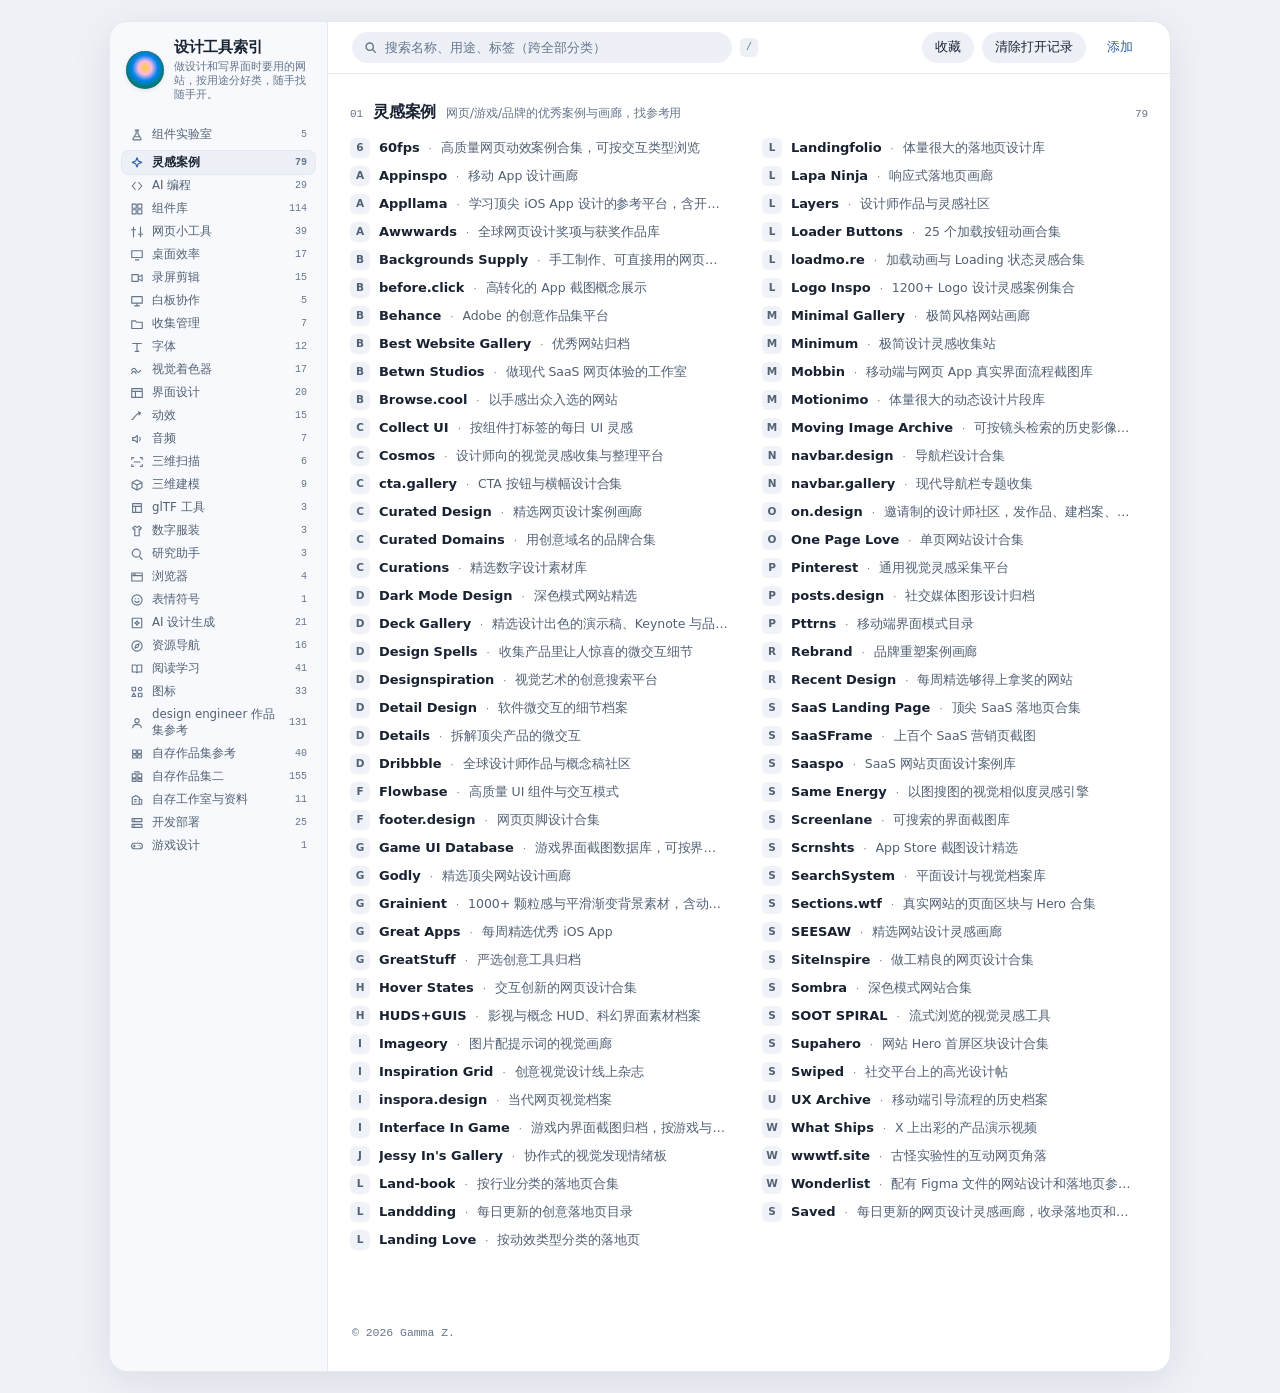
<file: index.html>
<!doctype html>
<html lang="zh-CN">
<head>
<meta charset="utf-8">
<meta name="viewport" content="width=device-width,initial-scale=1">
<title>设计工具索引</title>
<link rel="stylesheet" href="./lab/gallery.css?v=6">
<style>
:root{
  --bg:#FFFFFF; --side:#F7F9FC; --panel:#EDF1F7; --tile:#EFF2F7; --hover:#F0F4FA;
  --ink:#192231; --ink-2:#536175; --ink-3:#66768A;
  --line:#E3E9F1; --accent:#315FAA; --accent-soft:rgba(49,95,170,.12);
  --seen-bg:#EDF2F9; --seen-bar:#AEBFD7;
  --edge:#EEF2F7;
  --f:-apple-system,BlinkMacSystemFont,"SF Pro Text","SF Pro Display","Helvetica Neue",
     "PingFang SC","Hiragino Sans GB","Microsoft YaHei",system-ui,sans-serif;
  --fm:ui-monospace,SFMono-Regular,"SF Mono",Menlo,Consolas,monospace;
}
@media (prefers-color-scheme:dark){
  :root:not([data-theme="light"]){
    --bg:#141B26; --side:#182131; --panel:#232F42; --tile:#243044; --hover:#212D3E;
    --ink:#F0F4FA; --ink-2:#BEC9D9; --ink-3:#99AAC0;
    --line:#304058; --accent:#86B4FF; --accent-soft:rgba(134,180,255,.16);
    --seen-bg:#212E42; --seen-bar:#577296;
    --edge:#101621;
  }
}
:root[data-theme="dark"]{
  --bg:#141B26; --side:#182131; --panel:#232F42; --tile:#243044; --hover:#212D3E;
  --ink:#F0F4FA; --ink-2:#BEC9D9; --ink-3:#99AAC0;
  --line:#304058; --accent:#86B4FF; --accent-soft:rgba(134,180,255,.16);
  --seen-bg:#212E42; --seen-bar:#577296;
  --edge:#101621;
}
*{box-sizing:border-box}
[hidden]{display:none!important}
img{max-width:100%}
body{margin:0;color:var(--ink);font-family:var(--f);
  font-size:13px;line-height:1.5;-webkit-font-smoothing:antialiased;letter-spacing:-.003em;
  background:var(--edge)}
.page{position:relative;z-index:1;max-width:1060px;margin:22px auto;background:var(--bg);
  min-height:calc(100vh - 44px);border-radius:18px;overflow:clip;
  box-shadow:0 0 0 1px var(--line),0 10px 44px rgba(20,20,40,.09)}
a{color:inherit;text-decoration:none}
:focus-visible{outline:2px solid var(--accent);outline-offset:2px;border-radius:8px}

.shell{display:grid;grid-template-columns:218px minmax(0,1fr);min-height:calc(100vh - 44px)}

/* ---------- sidebar ---------- */
.side{min-width:0;background:var(--side);border-right:1px solid var(--line)}
.side-inner{position:sticky;top:0;height:calc(100dvh - 44px);overflow-y:auto;padding:16px 12px 12px;
  display:flex;flex-direction:column;gap:10px}
.brandrow{display:flex;align-items:center;gap:10px;padding:0 4px}
.mark{flex:none;width:38px;height:38px;border-radius:50%;object-fit:cover;
  box-shadow:0 1px 4px rgba(0,0,0,.12)}
.brand{font-size:15px;font-weight:600;letter-spacing:-.02em;line-height:1.25}
.tagline{font-size:10.5px;color:var(--ink-3);line-height:1.35;margin-top:2px}
.side hr{border:0;margin:1px 0}
.nav{display:flex;flex-direction:column;gap:0}
.nav button{display:flex;align-items:center;gap:8px;width:100%;border:0;background:transparent;
  color:var(--ink-2);font-family:var(--f);font-size:11.8px;text-align:left;
  padding:3.5px 8px;border-radius:7px;cursor:pointer;
  transition:background .16s ease,color .16s ease}
.nav button:hover{background:var(--hover);color:var(--ink)}
.nav button:active{background:var(--panel)}
.nav button.on{background:var(--panel);color:var(--ink);font-weight:600;
  box-shadow:0 0 0 1px var(--line)}
.nav svg{flex:none;color:var(--ink-3);transition:color .18s ease}
.nav button.on svg{color:var(--accent)}
.nav .nav-lab{margin-bottom:5px}
.nav .cnt{margin-left:auto;font-family:var(--fm);font-size:10px;color:var(--ink-3);
  font-variant-numeric:tabular-nums}
.side-foot{margin-top:auto;padding:12px 6px 0;
  font-size:10px;color:var(--ink-3)}

/* ---------- top bar ---------- */
.topbar{position:sticky;top:0;z-index:20;display:flex;align-items:center;gap:8px;
  padding:10px 24px;background:color-mix(in srgb,var(--bg) 86%,transparent);
  backdrop-filter:saturate(180%) blur(20px);border-bottom:1px solid var(--line)}
.search{position:relative;flex:1 1 auto;max-width:380px}
.search input{width:100%;height:31px;border:0;border-radius:999px;background:var(--panel);
  color:var(--ink);font-family:var(--f);font-size:13px;padding:0 14px 0 33px;
  transition:box-shadow .2s ease,background .2s ease}
.search input:focus{outline:0;background:var(--bg);box-shadow:0 0 0 2px var(--accent-soft),0 0 0 1px var(--line)}
.search input::placeholder{color:var(--ink-3)}
.search svg{position:absolute;left:12px;top:8.5px;color:var(--ink-3)}
.kbd{font-family:var(--fm);font-size:10px;color:var(--ink-3);background:var(--panel);
  border-radius:5px;padding:2px 6px}
.tbtn{height:31px;padding:0 13px;border:0;border-radius:999px;background:var(--panel);
  color:var(--ink);font-family:var(--f);font-size:12.5px;cursor:pointer;white-space:nowrap}
.tbtn{transition:background .18s ease,box-shadow .18s ease,transform .18s cubic-bezier(.2,.8,.3,1),color .18s}
.tbtn:hover{background:var(--hover);box-shadow:0 0 0 1px var(--line)}
.tbtn:active{transform:scale(.96)}
.tbtn.on{background:var(--accent);color:var(--bg)}
.tbtn.ghost{background:transparent;color:var(--accent)}
.spacer{margin-left:auto}

/* ---------- list ---------- */
main{padding:0 22px 20px}
section{padding-top:26px;animation:rise .34s cubic-bezier(.2,.8,.3,1) both}
@keyframes rise{from{opacity:0;transform:translateY(8px)}to{opacity:1;transform:none}}
.act{transition:color .16s ease,background .16s ease,transform .16s cubic-bezier(.2,.8,.3,1)}
.act:active{transform:scale(.88)}
.toast{animation:rise .28s cubic-bezier(.2,.8,.3,1) both}
.sec-h{display:flex;align-items:baseline;gap:10px;margin-bottom:10px;flex-wrap:wrap}
.sec-h .num{font-family:var(--fm);font-size:11px;color:var(--ink-3)}
.sec-h h2{font-size:16px;font-weight:600;margin:0;letter-spacing:-.015em}
.sec-h .note{font-size:12px;color:var(--ink-3)}
.sec-h .cnt{margin-left:auto;font-family:var(--fm);font-size:11px;color:var(--ink-3)}

.list{columns:1;column-gap:26px}
@media (min-width:1000px){ .list{columns:2} }
.row{display:flex;align-items:center;gap:9px;min-width:0;padding:4px 8px;
  margin-left:-8px;border-radius:8px;position:relative;break-inside:avoid;
  -webkit-column-break-inside:avoid;
  transition:background .16s ease}
.row:hover,.row:focus-within{background:var(--hover)}
.row:active{background:var(--panel)}
.row .n,.row .d{transition:color .2s ease}
.row:hover .n{color:var(--accent)}
.row .ic{transition:opacity .16s ease}
.ic{position:relative;flex:0 0 20px;width:20px;height:20px;border-radius:6px;overflow:hidden;
  background:var(--tile);display:grid;place-items:center}
.ic img{width:20px;height:20px;object-fit:contain;opacity:0;transition:opacity .18s}
.ic img.ok{opacity:1}
.ic .ltr{position:absolute;font-size:10.5px;font-weight:600;color:var(--ink-2)}
.ic img.ok+.ltr{display:none}
.n{font-size:13px;font-weight:600;white-space:nowrap;flex:0 0 auto;max-width:46%;
  overflow:hidden;text-overflow:ellipsis}
.dot{color:var(--ink-3);font-size:10px;flex:0 0 auto}
.d{font-size:12.5px;color:var(--ink-2);white-space:nowrap;overflow:hidden;
  text-overflow:ellipsis;min-width:0;flex:1 1 auto}

/* ---------- 作品集画廊 ---------- */
.gal{display:grid;grid-template-columns:minmax(0,1fr);gap:18px}
@media (min-width:620px){ .gal{grid-template-columns:repeat(2,minmax(0,1fr))} }
@media (min-width:1000px){ .gal{grid-template-columns:repeat(3,minmax(0,1fr))} }
.pcard{display:flex;flex-direction:column;gap:9px;border-radius:14px;min-width:0;
}
.pcard:hover .shotbox,.pcard:focus-visible .shotbox{box-shadow:0 0 0 1px color-mix(in srgb,var(--accent) 32%,var(--line)),0 4px 16px rgba(29,49,80,.10)}
.shotbox{position:relative;width:100%;aspect-ratio:4/3;overflow:hidden;border-radius:14px;
  background:var(--panel);transition:box-shadow .16s ease;box-shadow:0 0 0 1px var(--line),0 2px 10px rgba(20,20,40,.06);
  display:block}
.shotbox img{position:absolute;top:0;left:0;width:100%;height:auto;display:block;
  opacity:0;transition:opacity .4s ease;will-change:transform}
.shotbox img.ok{opacity:1}
.shotbox .ph{position:absolute;inset:0;display:grid;place-items:center;text-align:center;
  padding:16px;font-size:11px;color:var(--ink-3);line-height:1.5}
.shotbox .ph b{display:block;font-size:15px;color:var(--ink-2);font-weight:600;margin-bottom:4px}
.shotbox.loaded .ph{display:none}
.shotbox .sweep{position:absolute;inset:0;
  background:linear-gradient(100deg,var(--panel) 30%,var(--hover) 50%,var(--panel) 70%);
  background-size:220% 100%;animation:sweep 1.6s linear infinite}
.shotbox.loaded .sweep,.shotbox.failed .sweep{display:none}
.pname{display:flex;align-items:baseline;gap:8px;min-width:0;padding:0 2px}
.pname b{font-size:13.5px;font-weight:600;white-space:nowrap;overflow:hidden;
  text-overflow:ellipsis;transition:color .2s ease;flex:0 1 auto;max-width:100%}
.pcard:hover .pname b{color:var(--accent)}
.pname .pnote{font-size:10.5px;color:var(--ink-3);white-space:nowrap;overflow:hidden;
  text-overflow:ellipsis;font-style:italic;flex:1 1 0;min-width:0}
.pname .phost{margin-left:auto;font-family:var(--fm);font-size:9.5px;color:var(--ink-3);
  white-space:nowrap;flex:0 1 auto;overflow:hidden;text-overflow:ellipsis;max-width:45%}
.pcard.seen .pname b{color:var(--ink-3);font-weight:500}
.pcard.seen .shotbox{opacity:.72}
.pcard.last .shotbox{box-shadow:0 0 0 2px var(--seen-bar),0 2px 10px rgba(20,20,40,.06)}
@media (prefers-reduced-motion:reduce){ .shotbox img{transform:none!important} }

/* 打开过的标记 */
.row.seen .n{color:var(--ink-3);font-weight:500}
.row.seen .ic{opacity:.55}
.row.seen:hover .n{color:var(--accent)}
.seen-dot{flex:none;width:5px;height:5px;border-radius:50%;background:var(--ink-3);
  opacity:.5;display:none}
.row.seen .seen-dot{display:block}
.row.last{background:var(--seen-bg);box-shadow:inset 2px 0 0 var(--seen-bar)}
.row.last .n{color:var(--ink-2);font-weight:600}
.row.last .ic{opacity:.8}
.row.last .seen-dot{display:block;background:var(--seen-bar);opacity:1}

.act{flex:0 0 20px;width:20px;height:20px;border:0;padding:0;border-radius:6px;
  background:transparent;color:var(--ink-3);cursor:pointer;display:none;place-items:center}
.row:hover .act,.row:focus-within .act,.act.on{display:grid}
.act.on{color:#F5A623}
.act:hover{color:#F5A623;background:var(--panel)}
.act.del:hover{color:#FF3B30}

.empty{padding:80px 20px;text-align:center;color:var(--ink-2)}
.empty b{display:block;font-size:15px;font-weight:600;color:var(--ink);margin-bottom:5px}
.pagefoot{margin:34px 24px 0;padding:16px 0 30px;
  font-size:11.5px;color:var(--ink-3);font-family:var(--fm)}

/* ---------- hover 预览 ---------- */
.pv{position:fixed;z-index:70;width:320px;aspect-ratio:16/10;border-radius:13px;overflow:hidden;
  background:var(--panel);box-shadow:0 0 0 1px var(--line),0 16px 46px rgba(20,20,40,.20);
  opacity:0;transform:translateY(8px) scale(.97);pointer-events:none;left:0;top:0;
  transition:opacity .26s ease,transform .26s cubic-bezier(.2,.8,.3,1),
             left .2s cubic-bezier(.2,.8,.3,1),top .2s cubic-bezier(.2,.8,.3,1)}
.pv.show{opacity:1;transform:translateY(0) scale(1)}
.pv::before{content:"";position:absolute;inset:0;
  background:linear-gradient(100deg,var(--panel) 30%,var(--hover) 50%,var(--panel) 70%);
  background-size:220% 100%;animation:sweep 1.5s linear infinite}
.pv.loaded::before{animation:none;opacity:0;transition:opacity .3s}
@keyframes sweep{to{background-position:-120% 0}}
.pv .shot{position:relative;display:block;width:100%;height:100%;object-fit:cover;
  object-position:top center;opacity:0;transition:opacity .34s ease}
.pv.loaded .shot{opacity:1}
@media (max-width:860px){ .pv{display:none} }

/* ---------- modal ---------- */
.scrim{position:fixed;inset:0;z-index:80;background:rgba(0,0,0,.35);
  display:grid;place-items:center;padding:20px}
.modal{width:min(400px,100%);max-height:86vh;overflow:auto;background:var(--bg);
  border-radius:16px;padding:22px;box-shadow:0 20px 60px rgba(0,0,0,.28)}
.modal h3{font-size:17px;font-weight:600;margin:0 0 4px;letter-spacing:-.01em}
.modal p.note{font-size:12.5px;color:var(--ink-2);margin:0 0 16px}
.field{display:flex;flex-direction:column;gap:5px;margin-bottom:11px}
.field label{font-size:11.5px;color:var(--ink-2)}
.field input,.field select,.field textarea{height:35px;padding:0 12px;border-radius:9px;
  border:1px solid var(--line);background:var(--bg);color:var(--ink);
  font-family:var(--f);font-size:13px;width:100%}
.field textarea{height:58px;padding:8px 12px;resize:vertical;line-height:1.5}
.field input:focus,.field textarea:focus,.field select:focus{outline:0;border-color:var(--accent)}
.acts{display:flex;gap:8px;justify-content:flex-end;margin-top:16px}
.acts .tbtn.go{background:var(--accent);color:var(--bg)}
.hintline{font-size:12px;color:var(--ink-3);margin-top:11px}
.toast{position:fixed;left:50%;bottom:26px;transform:translateX(-50%);z-index:90;
  background:var(--ink);color:var(--bg);padding:8px 16px;border-radius:999px;font-size:13px}

@media (max-width:860px){
  .page{margin:0;border-radius:0;min-height:100vh}
  .shell{grid-template-columns:1fr;min-height:0}
  .side{border-right:0;border-bottom:1px solid var(--line)}
  .side-inner{position:static;height:auto;overflow:visible;padding:18px 16px;gap:14px}
  .mark{width:38px;height:38px}
  .nav{flex-direction:row;flex-wrap:wrap;gap:4px;margin-top:0}
  .nav button{width:auto;padding:5px 9px;font-size:12px}
  .side-foot{display:none}
  .topbar{padding:9px 16px} main{padding:0 16px 10px}
  .pagefoot{margin:24px 16px 0}
  .n{max-width:100%} .d{display:none}
  .kbd{display:none}
}
@media (prefers-reduced-motion:reduce){*{transition:none!important;animation:none!important}}
</style>
</head>
<body>

<div class="page">
<div class="shell">
  <aside class="side">
    <div class="side-inner">
      <div class="brandrow">
        <img class="mark" src="[data-uri]" alt="">
        <div>
          <div class="brand">设计工具索引</div>
          <div class="tagline">做设计和写界面时要用的网站，按用途分好类，随手找随手开。</div>
        </div>
      </div>
      <hr>
      <nav class="nav" id="nav"></nav>
      <div class="side-foot" id="dbState"></div>
    </div>
  </aside>

  <div>
    <header class="topbar">
      <div class="search">
        <svg width="13" height="13" viewBox="0 0 16 16" fill="none" stroke="currentColor" stroke-width="1.7">
          <circle cx="7" cy="7" r="4.5"/><path d="M10.5 10.5L14 14" stroke-linecap="round"/>
        </svg>
        <input id="q" type="search" aria-label="搜索网站" placeholder="搜索名称、用途、标签（跨全部分类）" autocomplete="off">
      </div>
      <span class="kbd">/</span>
      <span class="spacer"></span>
      <button class="tbtn" id="starBtn" type="button">收藏</button>
      <button class="tbtn" id="seenBtn" type="button">清除打开记录</button>
      <button class="tbtn ghost" id="addBtn" type="button">添加</button>
    </header>
    <main id="main"></main>
    <div class="pagefoot">© 2026 Gamma Z.</div>
  </div>
</div>
</div>

<div class="pv" id="pv" aria-hidden="true"><img class="shot" id="pvShot" alt=""></div>

<div class="scrim" id="scrim" hidden>
  <div class="modal" role="dialog" aria-modal="true" aria-labelledby="mTitle">
    <h3 id="mTitle">添加网站</h3>
    <p class="note">会直接归到你选的分类里。</p>
    <div class="field"><label for="f-name">名称</label><input id="f-name" placeholder="例如 ThreeUI"></div>
    <div class="field"><label for="f-url">网址</label><input id="f-url" placeholder="https://..."></div>
    <div class="field"><label for="f-cat">分类</label><select id="f-cat"></select></div>
    <div class="field"><label for="f-desc">用途简介</label><textarea id="f-desc" placeholder="一句话说明它能干嘛"></textarea></div>
    <div class="field"><label for="f-tags">标签（逗号分隔，只用于搜索）</label><input id="f-tags" placeholder="动效, 组件, AI"></div>
    <div class="acts">
      <button class="tbtn" id="cancelBtn" type="button">取消</button>
      <button class="tbtn go" id="saveBtn" type="button">保存</button>
    </div>
    <p class="hintline" id="modalNote"></p>
  </div>
</div>

<script>
const CATS = [{"code": "01", "en": "Inspiration", "cn": "灵感案例", "note": "网页/游戏/品牌的优秀案例与画廊，找参考用"}, {"code": "02", "en": "AI Code", "cn": "AI 编程", "note": "AI 辅助写代码、生成界面的编辑器与工具"}, {"code": "03", "en": "Components", "cn": "组件库", "note": "可直接取用的前端 UI 组件与动效组件"}, {"code": "04", "en": "Web Utility", "cn": "网页小工具", "note": "取色、缓动、正则、SVG 压缩等在线小工具"}, {"code": "05", "en": "Desktop Utility", "cn": "桌面效率", "note": "本机效率工具：启动器、终端、传输、会议记录"}, {"code": "06", "en": "Video & Capture", "cn": "录屏剪辑", "note": "录屏、剪辑、串流与演示视频制作"}, {"code": "07", "en": "Whiteboard", "cn": "白板协作", "note": "无限画布、流程图与团队协作白板"}, {"code": "08", "en": "Organization", "cn": "收集管理", "note": "素材收集、笔记、知识库与任务管理"}, {"code": "09", "en": "Fonts", "cn": "字体", "note": "免费/可商用字体库与字体使用案例"}, {"code": "10", "en": "Visual", "cn": "视觉着色器", "note": "节点式创意编程、Shader 与实时视觉"}, {"code": "11", "en": "Interface", "cn": "界面设计", "note": "UI/UX 设计与原型工具"}, {"code": "12", "en": "Motion", "cn": "动效", "note": "二维动效、Lottie 与网页动画编排"}, {"code": "13", "en": "Audio", "cn": "音频", "note": "AI 语音、音效素材与游戏音频中间件"}, {"code": "14", "en": "Volumetric", "cn": "三维扫描", "note": "摄影测量、高斯泼溅与体积捕捉"}, {"code": "15", "en": "3D", "cn": "三维建模", "note": "三维建模、渲染与程序化工具"}, {"code": "16", "en": "glTF", "cn": "glTF 工具", "note": "glTF 模型的转换、压缩与预览"}, {"code": "17", "en": "Digital Fashion", "cn": "数字服装", "note": "三维服装设计与布料模拟"}, {"code": "18", "en": "Research", "cn": "研究助手", "note": "通用 AI 助手与资料研究工具"}, {"code": "19", "en": "Browser", "cn": "浏览器", "note": "设计/开发向的浏览器选择"}, {"code": "20", "en": "Emoji", "cn": "表情符号", "note": "emoji 制作与相关小工具"}, {"code": "21", "en": "AI Design", "cn": "AI 设计生成", "note": "用 AI 生成界面、落地页、图像音视频素材与设计规范文件"}, {"code": "22", "en": "Directories", "cn": "资源导航", "note": "别人整理好的设计资源合集，适合定期逛一逛挖新站"}, {"code": "23", "en": "Reading", "cn": "阅读学习", "note": "书、博客、课程与设计系统方法论"}, {"code": "24", "en": "Icons", "cn": "图标", "note": "图标库与图标搜索，按风格挑一套用"}, {"code": "25", "en": "Portfolios", "cn": "design engineer 作品集参考", "note": "别人整理的设计工程师作品集合集"}, {"code": "28", "en": "Saved Portfolios", "cn": "自存作品集参考", "note": "我自己收藏的个人作品集，整页预览随滚动展开"}, {"code": "30", "en": "Saved Portfolios II", "cn": "自存作品集二", "note": "第二批收藏的个人作品集，整页预览随滚动展开"}, {"code": "29", "en": "Studios & Reading", "cn": "自存工作室与资料", "note": "收藏的工作室、团队设计站与求职资料"}, {"code": "26", "en": "Build & Deploy", "cn": "开发部署", "note": "构建、测试、分析与部署平台等工程侧工具"}, {"code": "27", "en": "Game Design", "cn": "游戏设计", "note": "游戏机制、关卡与玩法设计的参考资料"}];
const BUILTIN = [{"id": "60fps", "c": "01", "n": "60fps", "u": "https://60fps.design/", "d": "高质量网页动效案例合集，可按交互类型浏览", "t": ["动效", "案例", "网页"]}, {"id": "appinspo", "c": "01", "n": "Appinspo", "u": "https://www.appinspo.com/", "d": "移动 App 设计画廊", "t": ["App", "画廊"]}, {"id": "appllama", "c": "01", "n": "Appllama", "u": "https://appllama.io/", "d": "学习顶尖 iOS App 设计的参考平台，含开源设计与动效项目", "t": ["App", "iOS", "参考"]}, {"id": "awwwards", "c": "01", "n": "Awwwards", "u": "https://www.awwwards.com/", "d": "全球网页设计奖项与获奖作品库", "t": ["画廊", "奖项", "网页"]}, {"id": "backgrounds-supply", "c": "01", "n": "Backgrounds Supply", "u": "https://backgrounds.supply/", "d": "手工制作、可直接用的网页背景", "t": ["背景", "素材"]}, {"id": "before-click", "c": "01", "n": "before.click", "u": "https://before.click/", "d": "高转化的 App 截图概念展示", "t": ["截图", "转化"]}, {"id": "behance", "c": "01", "n": "Behance", "u": "https://www.behance.net/", "d": "Adobe 的创意作品集平台", "t": ["作品集", "Adobe"]}, {"id": "best-website-gallery", "c": "01", "n": "Best Website Gallery", "u": "https://bestwebsite.gallery/", "d": "优秀网站归档", "t": ["画廊", "网页"]}, {"id": "betwn-studios", "c": "01", "n": "Betwn Studios", "u": "https://betwnstudios.com/", "d": "做现代 SaaS 网页体验的工作室", "t": ["工作室", "SaaS"]}, {"id": "browse-cool", "c": "01", "n": "Browse.cool", "u": "https://browse.cool/", "d": "以手感出众入选的网站", "t": ["手感", "画廊"]}, {"id": "collect-ui", "c": "01", "n": "Collect UI", "u": "https://collectui.com/", "d": "按组件打标签的每日 UI 灵感", "t": ["UI", "每日", "组件"]}, {"id": "cosmos", "c": "01", "n": "Cosmos", "u": "https://www.cosmos.so/", "d": "设计师向的视觉灵感收集与整理平台", "t": ["收集", "视觉", "灵感"]}, {"id": "cta-gallery", "c": "01", "n": "cta.gallery", "u": "https://cta.gallery/", "d": "CTA 按钮与横幅设计合集", "t": ["CTA", "按钮"]}, {"id": "curated-design", "c": "01", "n": "Curated Design", "u": "https://www.curated.design/", "d": "精选网页设计案例画廊", "t": ["画廊", "网页"]}, {"id": "curated-domains", "c": "01", "n": "Curated Domains", "u": "https://curated.domains/", "d": "用创意域名的品牌合集", "t": ["域名", "品牌"]}, {"id": "curations", "c": "01", "n": "Curations", "u": "https://curations.supply/", "d": "精选数字设计素材库", "t": ["素材", "精选"]}, {"id": "dark-mode-design", "c": "01", "n": "Dark Mode Design", "u": "https://www.darkmodedesign.com/", "d": "深色模式网站精选", "t": ["深色", "画廊"]}, {"id": "deck-gallery", "c": "01", "n": "Deck Gallery", "u": "https://www.deck.gallery/", "d": "精选设计出色的演示稿、Keynote 与品牌规范", "t": ["演示", "PPT", "画廊"]}, {"id": "design-spells", "c": "01", "n": "Design Spells", "u": "https://www.designspells.com/", "d": "收集产品里让人惊喜的微交互细节", "t": ["微交互", "细节", "案例"]}, {"id": "designspiration", "c": "01", "n": "Designspiration", "u": "https://www.designspiration.com/", "d": "视觉艺术的创意搜索平台", "t": ["搜索", "视觉"]}, {"id": "detail-design", "c": "01", "n": "Detail Design", "u": "https://detail.design/", "d": "软件微交互的细节档案", "t": ["微交互", "细节"]}, {"id": "details", "c": "01", "n": "Details", "u": "https://www.details.so/", "d": "拆解顶尖产品的微交互", "t": ["微交互", "拆解"]}, {"id": "dribbble", "c": "01", "n": "Dribbble", "u": "https://dribbble.com/", "d": "全球设计师作品与概念稿社区", "t": ["社区", "作品"]}, {"id": "flowbase", "c": "01", "n": "Flowbase", "u": "https://www.flowbase.co/", "d": "高质量 UI 组件与交互模式", "t": ["组件", "交互", "模板"]}, {"id": "footer-design", "c": "01", "n": "footer.design", "u": "https://footer.design/", "d": "网页页脚设计合集", "t": ["页脚", "画廊"]}, {"id": "game-ui-database", "c": "01", "n": "Game UI Database", "u": "https://www.gameuidatabase.com/", "d": "游戏界面截图数据库，可按界面元素筛选", "t": ["游戏", "UI", "数据库"]}, {"id": "godly", "c": "01", "n": "Godly", "u": "https://godly.website/", "d": "精选顶尖网站设计画廊", "t": ["画廊", "网页"]}, {"id": "grainient", "c": "01", "n": "Grainient", "u": "https://grainient.supply/", "d": "1000+ 颗粒感与平滑渐变背景素材，含动态渐变和实时着色器工具", "t": ["渐变", "背景", "素材"]}, {"id": "great-apps", "c": "01", "n": "Great Apps", "u": "https://greatapps.fyi/", "d": "每周精选优秀 iOS App", "t": ["iOS", "App", "每周"]}, {"id": "greatstuff", "c": "01", "n": "GreatStuff", "u": "https://greatstuff.fyi/", "d": "严选创意工具归档", "t": ["工具", "精选"]}, {"id": "hover-states", "c": "01", "n": "Hover States", "u": "https://hoverstat.es/", "d": "交互创新的网页设计合集", "t": ["交互", "画廊"]}, {"id": "huds-guis", "c": "01", "n": "HUDS+GUIS", "u": "https://www.hudsandguis.com/", "d": "影视与概念 HUD、科幻界面素材档案", "t": ["HUD", "科幻", "影视"]}, {"id": "imageory", "c": "01", "n": "Imageory", "u": "https://www.imageory.in/", "d": "图片配提示词的视觉画廊", "t": ["灵感", "AI", "图片"]}, {"id": "inspiration-grid", "c": "01", "n": "Inspiration Grid", "u": "https://theinspirationgrid.com/", "d": "创意视觉设计线上杂志", "t": ["杂志", "视觉"]}, {"id": "inspora-design", "c": "01", "n": "inspora.design", "u": "https://www.inspora.design/", "d": "当代网页视觉档案", "t": ["视觉", "档案"]}, {"id": "interface-in-game", "c": "01", "n": "Interface In Game", "u": "https://interfaceingame.com/", "d": "游戏内界面截图归档，按游戏与界面类型分类", "t": ["游戏", "UI", "截图"]}, {"id": "jessy-in-s-gallery", "c": "01", "n": "Jessy In's Gallery", "u": "https://gallery.jessyin.world/", "d": "协作式的视觉发现情绪板", "t": ["情绪板", "协作"]}, {"id": "land-book", "c": "01", "n": "Land-book", "u": "https://land-book.com/", "d": "按行业分类的落地页合集", "t": ["落地页", "行业"]}, {"id": "landdding", "c": "01", "n": "Landdding", "u": "https://landdding.com/", "d": "每日更新的创意落地页目录", "t": ["落地页", "每日"]}, {"id": "landing-love", "c": "01", "n": "Landing Love", "u": "https://landing.love/", "d": "按动效类型分类的落地页", "t": ["落地页", "动效"]}, {"id": "landingfolio", "c": "01", "n": "Landingfolio", "u": "https://www.landingfolio.com/", "d": "体量很大的落地页设计库", "t": ["落地页", "库"]}, {"id": "lapa-ninja", "c": "01", "n": "Lapa Ninja", "u": "https://www.lapa.ninja/", "d": "响应式落地页画廊", "t": ["落地页", "响应式"]}, {"id": "layers", "c": "01", "n": "Layers", "u": "https://layers.to/explore", "d": "设计师作品与灵感社区", "t": ["社区", "作品集"]}, {"id": "loader-buttons", "c": "01", "n": "Loader Buttons", "u": "https://loader-buttons.appllama.io/", "d": "25 个加载按钮动画合集", "t": ["按钮", "加载", "动效"]}, {"id": "loadmo-re", "c": "01", "n": "loadmo.re", "u": "https://loadmo.re/", "d": "加载动画与 Loading 状态灵感合集", "t": ["加载", "动效"]}, {"id": "logo-inspo", "c": "01", "n": "Logo Inspo", "u": "https://logoinspo.com/", "d": "1200+ Logo 设计灵感案例集合", "t": ["logo", "品牌", "灵感"]}, {"id": "minimal-gallery", "c": "01", "n": "Minimal Gallery", "u": "https://minimal.gallery/", "d": "极简风格网站画廊", "t": ["极简", "画廊", "网页"]}, {"id": "minimum", "c": "01", "n": "Minimum", "u": "https://mnmm.xyz/", "d": "极简设计灵感收集站", "t": ["极简", "灵感"]}, {"id": "mobbin", "c": "01", "n": "Mobbin", "u": "https://mobbin.com/", "d": "移动端与网页 App 真实界面流程截图库", "t": ["App", "流程", "截图"]}, {"id": "motionimo", "c": "01", "n": "Motionimo", "u": "https://motionimo.xyz/", "d": "体量很大的动态设计片段库", "t": ["动效", "素材"]}, {"id": "moving-image-archive", "c": "01", "n": "Moving Image Archive", "u": "https://www.movingimagearchive.com/", "d": "可按镜头检索的历史影像片段档案，找素材与参考", "t": ["影像", "档案", "素材"]}, {"id": "navbar-design", "c": "01", "n": "navbar.design", "u": "https://navbar.design/", "d": "导航栏设计合集", "t": ["导航栏", "模式"]}, {"id": "navbar-gallery", "c": "01", "n": "navbar.gallery", "u": "https://navbar.gallery/", "d": "现代导航栏专题收集", "t": ["导航栏", "画廊"]}, {"id": "on-design", "c": "01", "n": "on.design", "u": "https://on.design/", "d": "邀请制的设计师社区，发作品、建档案、发现独立设计师与工作室", "t": ["社区", "作品", "设计师"]}, {"id": "one-page-love", "c": "01", "n": "One Page Love", "u": "https://onepagelove.com/", "d": "单页网站设计合集", "t": ["单页", "画廊"]}, {"id": "pinterest", "c": "01", "n": "Pinterest", "u": "https://pinterest.com/", "d": "通用视觉灵感采集平台", "t": ["收集", "视觉"]}, {"id": "posts-design", "c": "01", "n": "posts.design", "u": "https://posts.design/", "d": "社交媒体图形设计归档", "t": ["社媒", "图形"]}, {"id": "pttrns", "c": "01", "n": "Pttrns", "u": "https://pttrns.com/", "d": "移动端界面模式目录", "t": ["移动端", "模式"]}, {"id": "rebrand", "c": "01", "n": "Rebrand", "u": "https://www.rebrand.gallery/", "d": "品牌重塑案例画廊", "t": ["品牌", "VI", "案例"]}, {"id": "recent-design", "c": "01", "n": "Recent Design", "u": "https://recent.design/", "d": "每周精选够得上拿奖的网站", "t": ["画廊", "每周"]}, {"id": "saas-landing-page", "c": "01", "n": "SaaS Landing Page", "u": "https://saaslandingpage.com/", "d": "顶尖 SaaS 落地页合集", "t": ["SaaS", "落地页"]}, {"id": "saasframe", "c": "01", "n": "SaaSFrame", "u": "https://www.saasframe.io/", "d": "上百个 SaaS 营销页截图", "t": ["SaaS", "营销页"]}, {"id": "saaspo", "c": "01", "n": "Saaspo", "u": "https://saaspo.com/", "d": "SaaS 网站页面设计案例库", "t": ["SaaS", "落地页", "案例"]}, {"id": "same-energy", "c": "01", "n": "Same Energy", "u": "https://same.energy/", "d": "以图搜图的视觉相似度灵感引擎", "t": ["以图搜图", "视觉"]}, {"id": "screenlane", "c": "01", "n": "Screenlane", "u": "https://screenlane.com/", "d": "可搜索的界面截图库", "t": ["截图", "搜索"]}, {"id": "scrnshts", "c": "01", "n": "Scrnshts", "u": "https://scrnshts.club/", "d": "App Store 截图设计精选", "t": ["App Store", "截图"]}, {"id": "searchsystem", "c": "01", "n": "SearchSystem", "u": "https://searchsystem.co/", "d": "平面设计与视觉档案库", "t": ["平面", "档案", "视觉"]}, {"id": "sections-wtf", "c": "01", "n": "Sections.wtf", "u": "https://sections.wtf/", "d": "真实网站的页面区块与 Hero 合集", "t": ["区块", "Hero"]}, {"id": "seesaw", "c": "01", "n": "SEESAW", "u": "https://www.seesaw.website/", "d": "精选网站设计灵感画廊", "t": ["画廊", "网页"]}, {"id": "siteinspire", "c": "01", "n": "SiteInspire", "u": "https://www.siteinspire.com/", "d": "做工精良的网页设计合集", "t": ["画廊", "网页"]}, {"id": "sombra", "c": "01", "n": "Sombra", "u": "https://sombra.design/", "d": "深色模式网站合集", "t": ["深色", "画廊"]}, {"id": "soot-spiral", "c": "01", "n": "SOOT SPIRAL", "u": "https://spiral.soot.com/spiral", "d": "流式浏览的视觉灵感工具", "t": ["灵感", "浏览"]}, {"id": "supahero", "c": "01", "n": "Supahero", "u": "https://www.supahero.io/", "d": "网站 Hero 首屏区块设计合集", "t": ["Hero", "落地页", "案例"]}, {"id": "swiped", "c": "01", "n": "Swiped", "u": "https://swiped.design/", "d": "社交平台上的高光设计帖", "t": ["社媒", "精选"]}, {"id": "ux-archive", "c": "01", "n": "UX Archive", "u": "https://uxarchive.com/", "d": "移动端引导流程的历史档案", "t": ["流程", "移动端", "归档"]}, {"id": "what-ships", "c": "01", "n": "What Ships", "u": "https://whatships.com/", "d": "X 上出彩的产品演示视频", "t": ["演示", "视频"]}, {"id": "wwwtf-site", "c": "01", "n": "wwwtf.site", "u": "https://wwwtf.site/", "d": "古怪实验性的互动网页角落", "t": ["实验", "趣味"]}, {"id": "agentation", "c": "02", "n": "Agentation", "u": "https://www.agentation.com/", "d": "把屏幕上的批注变成 Agent 上下文", "t": ["批注", "Agent"]}, {"id": "agentcn", "c": "02", "n": "agentcn", "u": "https://agentcn.run/", "d": "可上生产的 React AI 代理配方", "t": ["AI", "React", "代理"]}, {"id": "arc-labs", "c": "02", "n": "Arc labs", "u": "https://www.arclabs.space/", "d": "模拟技术面试的 AI 求职套件", "t": ["求职", "面试", "AI"]}, {"id": "bb", "c": "02", "n": "bb", "u": "https://getbb.app/", "d": "给编程代理用的开源开发环境", "t": ["AI", "环境", "开源"]}, {"id": "bolt-new", "c": "02", "n": "Bolt.new", "u": "https://bolt.new/", "d": "浏览器内用 AI 生成并部署全栈应用", "t": ["AI", "全栈", "生成"]}, {"id": "capacity", "c": "02", "n": "Capacity", "u": "https://capacity.so/", "d": "用自然语言生成全栈应用的工作台", "t": ["AI", "全栈", "生成"]}, {"id": "claude-code", "c": "02", "n": "Claude Code", "u": "https://claude.com/product/claude-code", "d": "Anthropic 的终端 AI 编程助手", "t": ["AI", "终端", "编程"]}, {"id": "cline", "c": "02", "n": "Cline", "u": "https://cline.bot/", "d": "VS Code 内的自主 AI 编程代理", "t": ["AI", "VSCode", "代理"]}, {"id": "cursor", "c": "02", "n": "Cursor", "u": "https://www.cursor.com/", "d": "内置 AI 的代码编辑器", "t": ["AI", "编辑器"]}, {"id": "distill", "c": "02", "n": "Distill", "u": "https://distill.id/", "d": "帮你整理零散研究笔记的智能体", "t": ["笔记", "研究", "AI"]}, {"id": "dray", "c": "02", "n": "Dray", "u": "https://www.drayhq.com/", "d": "统一管理编程代理的桌面工作台", "t": ["AI", "代理", "桌面"]}, {"id": "efecto", "c": "02", "n": "Efecto", "u": "https://efecto.app/", "d": "Agent 优先的可视化网页画布", "t": ["AI", "画布", "MCP"]}, {"id": "fx", "c": "02", "n": "fx", "u": "https://fx.sh/", "d": "用 Zig 写的高性能编程代理 CLI", "t": ["AI", "CLI", "性能"]}, {"id": "ghostex", "c": "02", "n": "Ghostex", "u": "https://ghostex.dev/", "d": "并行调度多个后台编程代理", "t": ["AI", "代理", "调度"]}, {"id": "herdr", "c": "02", "n": "Herdr", "u": "https://herdr.dev/", "d": "分布式管理编程代理任务", "t": ["AI", "代理", "调度"]}, {"id": "integrations-sh", "c": "02", "n": "integrations.sh", "u": "https://integrations.sh/", "d": "给 Agent 用的 API 集成说明库", "t": ["API", "Agent"]}, {"id": "is-agentic-com", "c": "02", "n": "is-agentic.com", "u": "https://is-agentic.com/", "d": "评估网站对爬虫/Agent 的友好度", "t": ["评估", "Agent"]}, {"id": "mcpcn", "c": "02", "n": "mcpcn", "u": "https://mcpcn.dev/", "d": "ChatGPT/Claude/MCP 应用的 React 组件", "t": ["MCP", "React", "AI"]}, {"id": "openai-codex", "c": "02", "n": "OpenAI Codex", "u": "https://openai.com/codex/", "d": "OpenAI 的编程代理", "t": ["AI", "代理", "编程"]}, {"id": "opencode", "c": "02", "n": "OpenCode", "u": "https://opencode.ai/", "d": "开源的终端 AI 编程代理", "t": ["AI", "终端", "开源"]}, {"id": "scira", "c": "02", "n": "Scira", "u": "https://scira.ai/", "d": "开源的极简 AI 搜索引擎", "t": ["AI", "搜索", "开源"]}, {"id": "skills", "c": "02", "n": "Skills", "u": "https://skills.sh/", "d": "AI Agent 技能（Skills）发现与分享平台", "t": ["AI", "Skills", "Agent"]}, {"id": "skillsync", "c": "02", "n": "SkillSync", "u": "https://skillsync.com/", "d": "在各编辑器之间同步代理上下文", "t": ["AI", "同步", "上下文"]}, {"id": "soubi", "c": "02", "n": "Soubi", "u": "https://soubi.vercel.app/", "d": "编译 Agent 技能定义的工具", "t": ["AI", "Skills"]}, {"id": "v0-by-vercel", "c": "02", "n": "v0 by Vercel", "u": "https://v0.dev/", "d": "文字生成 React/Tailwind 界面代码", "t": ["AI", "React", "生成UI"]}, {"id": "webclaw", "c": "02", "n": "Webclaw", "u": "https://webclaw.io/", "d": "把任意网页转成结构化 Markdown", "t": ["抓取", "Markdown"]}, {"id": "windsurf", "c": "02", "n": "Windsurf", "u": "https://codeium.com/windsurf", "d": "带 AI 流程代理的代码编辑器", "t": ["AI", "编辑器", "代理"]}, {"id": "zed", "c": "02", "n": "Zed", "u": "https://zed.dev/agentic", "d": "高性能编辑器，内置协作与 AI 代理", "t": ["编辑器", "协作", "AI"]}, {"id": "21st-dev", "c": "03", "n": "21st.dev", "u": "https://21st.dev/", "d": "shadcn 风格的 React 组件市集", "t": ["React", "shadcn", "组件"]}, {"id": "23rd", "c": "03", "n": "23rd", "u": "https://23rd.dev/", "d": "支持 React 与 Svelte 的 shadcn 组件", "t": ["shadcn", "Svelte"]}, {"id": "8bitcn", "c": "03", "n": "8bitcn", "u": "https://8bitcn.com/", "d": "复古 8bit 风格的 shadcn 组件", "t": ["复古", "像素", "shadcn"]}, {"id": "aceternity-ui", "c": "03", "n": "Aceternity UI", "u": "https://ui.aceternity.com/", "d": "潮流动效组件与 Hero 区块", "t": ["动效", "Hero", "组件"]}, {"id": "amicro", "c": "03", "n": "Amicro", "u": "https://amicro.vercel.app/", "d": "轻量即插即用的 React 微动效原语", "t": ["React", "微动效"]}, {"id": "animata", "c": "03", "n": "Animata", "u": "https://animata.design/", "d": "手工打造的开源动效组件合集", "t": ["React", "动效", "开源"]}, {"id": "animate-ui", "c": "03", "n": "Animate UI", "u": "https://animate-ui.com/", "d": "用 Motion 做动效的无障碍 shadcn 组件", "t": ["shadcn", "动效", "无障碍"]}, {"id": "annnimate", "c": "03", "n": "Annnimate", "u": "https://annnimate.com/", "d": "可上生产的 GSAP 动效组件", "t": ["GSAP", "动效"]}, {"id": "astryx", "c": "03", "n": "Astryx", "u": "https://astryx.atmeta.com/", "d": "Meta 出品的可定制 React 设计系统", "t": ["React", "设计系统", "Meta"]}, {"id": "base-cn", "c": "03", "n": "Base CN", "u": "https://basecn.dev/", "d": "把 Base UI 适配成 shadcn 风格", "t": ["shadcn", "BaseUI"]}, {"id": "base-ui", "c": "03", "n": "Base UI", "u": "https://base-ui.com/", "d": "Radix 与 MUI 团队出品的无样式组件底座", "t": ["React", "无样式", "底座"]}, {"id": "bearnie", "c": "03", "n": "Bearnie", "u": "https://bearnie.dev/", "d": "Astro + Tailwind 组件合集", "t": ["Astro", "Tailwind"]}, {"id": "beautiful-ui", "c": "03", "n": "Beautiful UI", "u": "https://beautifului.dev/", "d": "为 Web 应用打磨的可复制组件", "t": ["组件", "应用"]}, {"id": "bencho", "c": "03", "n": "Bencho", "u": "https://bencho.dev/", "d": "可实时调参的交互式 UI 区块库，直接取用进项目", "t": ["组件", "交互", "区块"]}, {"id": "beui", "c": "03", "n": "beUI", "u": "https://beui.dev/", "d": "Tailwind + 动效的 React 组件", "t": ["React", "Tailwind", "动效"]}, {"id": "blocks-so", "c": "03", "n": "blocks.so", "u": "https://blocks.so/", "d": "开源网页区块，可用 CLI 直接装", "t": ["开源", "区块", "CLI"]}, {"id": "butter-nav", "c": "03", "n": "Butter Nav", "u": "https://butter-nav.vercel.app/", "d": "会流体变形的巨型导航菜单", "t": ["导航", "动效"]}, {"id": "canvas-ui", "c": "03", "n": "Canvas UI", "u": "https://canvasui.dev/", "d": "GPU 加速的液态物理与 Canvas 着色器", "t": ["Canvas", "GPU", "物理"]}, {"id": "colorion-text-effects", "c": "03", "n": "Colorion Text Effects", "u": "https://text-effects.colorion.co/", "d": "可直接复制的文字动效", "t": ["文字", "动效"]}, {"id": "component-gallery", "c": "03", "n": "Component Gallery", "u": "https://component.gallery/", "d": "各大设计系统的组件命名与用法对照", "t": ["设计系统", "组件", "对照"]}, {"id": "componentry", "c": "03", "n": "Componentry", "u": "https://componentry.dev/", "d": "可定制的 React UI 原语", "t": ["React", "原语"]}, {"id": "coss-ui", "c": "03", "n": "coss ui", "u": "https://coss.com/ui", "d": "基于 Base UI 的可复制组件", "t": ["组件", "BaseUI"]}, {"id": "cult-ui", "c": "03", "n": "Cult UI", "u": "https://www.cult-ui.com/", "d": "用 Framer Motion 做的动效 React 组件", "t": ["React", "动效"]}, {"id": "cursify", "c": "03", "n": "Cursify", "u": "https://cursify.vercel.app/", "d": "自定义鼠标光标特效组件集", "t": ["光标", "特效", "组件"]}, {"id": "daisyui", "c": "03", "n": "daisyUI", "u": "https://daisyui.com/components/", "d": "基于 Tailwind 的组件类名库，一行 class 出一个组件", "t": ["Tailwind", "CSS", "组件"]}, {"id": "devl", "c": "03", "n": "devl", "u": "https://www.devl.dev/", "d": "极简实验性的 Web 组件", "t": ["极简", "实验"]}, {"id": "dither-kit", "c": "03", "n": "Dither Kit", "u": "https://www.tripwire.sh/dither-kit", "d": "复古抖动风格的图表组件", "t": ["图表", "复古", "抖动"]}, {"id": "dot-matrix", "c": "03", "n": "Dot Matrix", "u": "https://dotmatrix.zzzzshawn.cloud/", "d": "五十多个点阵风格加载动画", "t": ["加载", "点阵", "shadcn"]}, {"id": "easy-ui", "c": "03", "n": "Easy UI", "u": "https://easyui.pro/", "d": "主打快速搭建的可复制组件库", "t": ["组件", "快速"]}, {"id": "editorcn", "c": "03", "n": "editorcn", "u": "https://editorcn.vercel.app/", "d": "基于 Tiptap 的富文本编辑器组件", "t": ["编辑器", "React"]}, {"id": "eldora-ui", "c": "03", "n": "Eldora UI", "u": "https://eldoraui.site/", "d": "为落地页准备的动效组件", "t": ["落地页", "动效"]}, {"id": "emailcn", "c": "03", "n": "emailcn", "u": "https://emailcn.run/", "d": "响应式邮件组件，支持 React Email/MJML", "t": ["邮件", "React"]}, {"id": "evil-buttons", "c": "03", "n": "Evil Buttons", "u": "https://www.evilbuttons.com/", "d": "手感很足的交互按钮组件", "t": ["按钮", "交互"]}, {"id": "evil-charts", "c": "03", "n": "Evil Charts", "u": "https://evilcharts.com/", "d": "为 shadcn 做的动效 SVG 图表", "t": ["图表", "SVG", "动效"]}, {"id": "fancy-components", "c": "03", "n": "Fancy Components", "u": "https://www.fancycomponents.dev/", "d": "炫酷动效 React 组件集合", "t": ["React", "动效", "组件"]}, {"id": "float-ui", "c": "03", "n": "Float UI", "u": "https://floatui.com/", "d": "为营销官网做的 Tailwind 组件", "t": ["Tailwind", "营销页"]}, {"id": "flowbite", "c": "03", "n": "Flowbite", "u": "https://flowbite.com/", "d": "体量很大的 Tailwind 组件库", "t": ["Tailwind", "组件库"]}, {"id": "fluid-functionalism", "c": "03", "n": "Fluid Functionalism", "u": "https://www.fluidfunctionalism.com/", "d": "带物理动效、讲究目的性的组件", "t": ["物理动效", "组件"]}, {"id": "flyonui", "c": "03", "n": "FlyonUI", "u": "https://flyonui.com/", "d": "语义化 Tailwind 组件，支持 v4", "t": ["Tailwind", "组件"]}, {"id": "forgeui", "c": "03", "n": "ForgeUI", "u": "https://forgeui.in/", "d": "带动效的 React + Tailwind 组件与模板", "t": ["React", "Tailwind", "动效"]}, {"id": "frameblox", "c": "03", "n": "Frameblox", "u": "https://frameblox.com/", "d": "模块化的 Framer 页面段落与模板", "t": ["Framer", "模板"]}, {"id": "framecn", "c": "03", "n": "framecn", "u": "https://framecn.dev/", "d": "基于 Editframe 的视频渲染组件", "t": ["视频", "React"]}, {"id": "framer-university-resources", "c": "03", "n": "Framer University Resources", "u": "https://framer.university/resources", "d": "Framer 组件与模板资源库", "t": ["Framer", "模板", "组件"]}, {"id": "getlayers", "c": "03", "n": "GetLayers", "u": "https://getlayers.ai/", "d": "生成电影感页面区块的 AI 提示词", "t": ["AI", "提示词", "区块"]}, {"id": "gradient-spin", "c": "03", "n": "Gradient Spin", "u": "https://gradient-spin.vercel.app/", "d": "旋转渐变的加载指示器", "t": ["加载", "渐变", "React"]}, {"id": "great-ui", "c": "03", "n": "Great UI", "u": "https://www.great-ui.com/", "d": "可复制的 React + Tailwind 组件", "t": ["React", "Tailwind"]}, {"id": "headless-ui", "c": "03", "n": "Headless UI", "u": "https://headlessui.com/", "d": "Tailwind 官方的无样式无障碍组件", "t": ["无样式", "无障碍"]}, {"id": "heroui", "c": "03", "n": "HeroUI", "u": "https://www.heroui.com/", "d": "现代 React UI 库，NextUI 的新名字", "t": ["React", "组件库"]}, {"id": "hexter-ui", "c": "03", "n": "Hexter UI", "u": "https://hexter-ui.com/", "d": "干净的 shadcn 组件合集", "t": ["shadcn", "组件"]}, {"id": "hover-dev", "c": "03", "n": "Hover.dev", "u": "https://hover.dev/", "d": "React + Tailwind 的动效 UI 组件合集", "t": ["React", "Tailwind", "动效"]}, {"id": "hyperui", "c": "03", "n": "HyperUI", "u": "https://www.hyperui.dev/", "d": "免费开源的 Tailwind 组件", "t": ["Tailwind", "免费", "开源"]}, {"id": "inspira-ui", "c": "03", "n": "Inspira UI", "u": "https://inspira-ui.com/", "d": "Vue / Nuxt 版的动效组件库，上百个现成组件", "t": ["Vue", "Nuxt", "动效"]}, {"id": "interior-dev", "c": "03", "n": "interior.dev", "u": "https://www.interior.dev/", "d": "点击手感调得很细的微交互", "t": ["微交互", "手感"]}, {"id": "kibo-ui", "c": "03", "n": "Kibo UI", "u": "https://www.kibo-ui.com/", "d": "专为 AI 界面做的组件注册表", "t": ["AI", "组件", "shadcn"]}, {"id": "kokonut-ui", "c": "03", "n": "Kokonut UI", "u": "https://kokonutui.com/", "d": "有创意的交互式 shadcn 组件", "t": ["shadcn", "交互"]}, {"id": "libraries-dev", "c": "03", "n": "Libraries.dev", "u": "https://libraries.dev/", "d": "给 Agent 用的 UI 效果与组件", "t": ["AI", "组件", "效果"]}, {"id": "lightswind", "c": "03", "n": "Lightswind", "u": "https://lightswind.com/", "d": "带光效与发光质感的 Tailwind 组件", "t": ["Tailwind", "光效"]}, {"id": "magic-ui", "c": "03", "n": "Magic UI", "u": "https://magicui.design/", "d": "为落地页打造的动效组件", "t": ["落地页", "动效", "组件"]}, {"id": "meraki-ui", "c": "03", "n": "Meraki UI", "u": "https://merakiui.com/", "d": "支持从右到左语言的 Tailwind 组件", "t": ["Tailwind", "RTL"]}, {"id": "motion-primitives", "c": "03", "n": "Motion Primitives", "u": "https://motion-primitives.com/", "d": "基于 Motion 的动效组件库", "t": ["动效", "React", "组件"]}, {"id": "nex-ui", "c": "03", "n": "Nex UI", "u": "https://nexui.dev/", "d": "面向初创产品的可扩展组件库", "t": ["组件库", "初创"]}, {"id": "nexvyn-ui", "c": "03", "n": "Nexvyn UI", "u": "https://ui.nexvyn.dev/", "d": "打磨过的即插即用界面组件", "t": ["组件", "界面"]}, {"id": "ninja-ui", "c": "03", "n": "Ninja UI", "u": "https://ninna-ui.dev/", "d": "追求加载速度的轻量组件", "t": ["轻量", "性能"]}, {"id": "numberflow", "c": "03", "n": "NumberFlow", "u": "https://number-flow.barvian.me/", "d": "数字滚动过渡动画组件", "t": ["数字", "动效", "组件"]}, {"id": "odyssey-ui", "c": "03", "n": "Odyssey UI", "u": "https://www.odysseyui.com/", "d": "基于 shadcn 的动效 React 组件", "t": ["shadcn", "动效"]}, {"id": "ogimagecn", "c": "03", "n": "ogimagecn", "u": "https://www.ogimagecn.com/", "d": "用 Satori 做的 Open Graph 图组件", "t": ["OG图", "分享卡"]}, {"id": "oneko", "c": "03", "n": "Oneko", "u": "https://oneko.dhrv.pw/", "d": "会追着鼠标跑的像素猫彩蛋", "t": ["彩蛋", "像素", "趣味"]}, {"id": "opensource-ui", "c": "03", "n": "Opensource UI", "u": "https://opensourceui.in/", "d": "可复制的 React 组件与设备样机", "t": ["React", "组件", "样机"]}, {"id": "painterly", "c": "03", "n": "Painterly", "u": "https://painterly.design-tools.workers.dev/", "d": "画布风格的艺术化加载动画组件", "t": ["加载", "Canvas", "React"]}, {"id": "pdfcn", "c": "03", "n": "pdfcn", "u": "https://pdfcn.dev/", "d": "React 的 PDF 组件，基于 Takumi/Forme", "t": ["PDF", "React"]}, {"id": "preline-ui", "c": "03", "n": "Preline UI", "u": "https://preline.co/", "d": "适合做复杂后台的 Tailwind 组件", "t": ["Tailwind", "后台", "组件"]}, {"id": "prompt-kit", "c": "03", "n": "Prompt Kit", "u": "https://www.prompt-kit.com/", "d": "对话与 AI 界面的组件原语", "t": ["AI", "对话", "组件"]}, {"id": "radix", "c": "03", "n": "Radix", "u": "https://www.radix-ui.com/", "d": "无障碍无样式 React 基础组件", "t": ["React", "无障碍", "底座"]}, {"id": "rareui", "c": "03", "n": "RareUI", "u": "https://www.rareui.com/components/", "d": "开源的稀有动效 React 组件库，Tailwind + Motion，可复制粘贴", "t": ["React", "动效", "Tailwind"]}, {"id": "re-ui", "c": "03", "n": "Re UI", "u": "https://reui.io/", "d": "基于 Base UI 的无障碍组件", "t": ["无障碍", "BaseUI"]}, {"id": "react-bits", "c": "03", "n": "React Bits", "u": "https://www.reactbits.dev/", "d": "带动效的 React 组件片段库", "t": ["React", "片段", "动效"]}, {"id": "reverse-ui", "c": "03", "n": "Reverse UI", "u": "https://reverseui.com/", "d": "Tailwind 与 React 组件库", "t": ["Tailwind", "React"]}, {"id": "rewampui", "c": "03", "n": "RewampUI", "u": "https://www.rewampui.com/", "d": "现成 UI 组件的展示台", "t": ["组件", "展示"]}, {"id": "rolling-number", "c": "03", "n": "Rolling Number", "u": "https://rolling.kitlangton.dev/", "d": "数字滚动计数器组件", "t": ["数字", "动效", "React"]}, {"id": "ruru-ui", "c": "03", "n": "Ruru UI", "u": "https://ui.ruru.build/", "d": "可定制的无障碍 React 组件", "t": ["React", "无障碍"]}, {"id": "scritto", "c": "03", "n": "Scritto", "u": "https://scrit.to/", "d": "逐字滚动的文字过渡组件库", "t": ["文字", "动效"]}, {"id": "sera-ui", "c": "03", "n": "Sera UI", "u": "https://seraui.com/", "d": "走 shadcn CLI 的 React 组件", "t": ["shadcn", "React"]}, {"id": "shadcn-labs", "c": "03", "n": "Shadcn Labs", "u": "https://www.shadcn-labs.com/", "d": "开源 shadcn 注册表与工具生态", "t": ["shadcn", "开源", "生态"]}, {"id": "shadcn-cssinjs", "c": "03", "n": "shadcn-cssinjs", "u": "https://www.shadcn-cssinjs.com/", "d": "改写成 CSS-in-JS 版的 shadcn 组件", "t": ["shadcn", "CSSinJS"]}, {"id": "shadcn-ui", "c": "03", "n": "shadcn/ui", "u": "https://ui.shadcn.com/", "d": "可复制粘贴的 React 组件体系，事实标准", "t": ["React", "组件", "设计系统"]}, {"id": "shadcnblocks", "c": "03", "n": "shadcnblocks", "u": "https://www.shadcnblocks.com/", "d": "上千个干净的 shadcn 页面区块", "t": ["shadcn", "区块", "模板"]}, {"id": "shieldcn", "c": "03", "n": "shieldcn", "u": "https://shieldcn.dev/", "d": "shadcn 风格的 README 徽章", "t": ["徽章", "README"]}, {"id": "shoogle", "c": "03", "n": "Shoogle", "u": "https://shoogle.dev/", "d": "跨 shadcn 注册表的组件搜索引擎", "t": ["搜索", "shadcn"]}, {"id": "skiper-ui", "c": "03", "n": "Skiper UI", "u": "https://skiper-ui.com/", "d": "Tailwind 的动效 UI 原语", "t": ["Tailwind", "动效"]}, {"id": "smooth-ui", "c": "03", "n": "Smooth UI", "u": "https://smoothui.dev/", "d": "动效很足、可直接复制的 React 组件", "t": ["React", "动效"]}, {"id": "sona-ui", "c": "03", "n": "Sona UI", "u": "https://www.sonaui.com/", "d": "完全归你所有的动效 React 组件", "t": ["React", "动效"]}, {"id": "spectrum-ui", "c": "03", "n": "Spectrum UI", "u": "https://ui.spectrumhq.in/", "d": "为 SaaS 官网打磨的精致组件", "t": ["SaaS", "组件"]}, {"id": "spell-ui", "c": "03", "n": "Spell UI", "u": "https://spell.sh/", "d": "做工很细的交互组件", "t": ["交互", "组件", "精致"]}, {"id": "srcl", "c": "03", "n": "SRCL", "u": "https://www.sacred.computer/", "d": "复古 DOS 终端风格组件套件", "t": ["复古", "终端", "组件"]}, {"id": "startercn", "c": "03", "n": "startercn", "u": "https://startercn.vercel.app/", "d": "带文档与落地页的 shadcn 注册表模板", "t": ["shadcn", "模板"]}, {"id": "syntax-ui", "c": "03", "n": "Syntax UI", "u": "https://syntaxui.com/", "d": "落地页用的动效复制粘贴组件", "t": ["落地页", "动效"]}, {"id": "tailark", "c": "03", "n": "Tailark", "u": "https://tailark.com/", "d": "面向营销页的 Tailwind 区块与组件", "t": ["Tailwind", "营销页"]}, {"id": "tailgrids", "c": "03", "n": "TailGrids", "u": "https://tailgrids.com/", "d": "响应式 Tailwind UI 区块", "t": ["Tailwind", "区块"]}, {"id": "termcn", "c": "03", "n": "termcn", "u": "https://termcn.dev/", "d": "基于 Ink/OpenTUI 的终端 UI 组件", "t": ["终端", "React"]}, {"id": "threeui", "c": "03", "n": "ThreeUI", "u": "https://threeui.com/browse", "d": "可直接复制的 Three.js 组件、WebGL 背景与整页模板", "t": ["Three.js", "WebGL", "组件"]}, {"id": "transitions", "c": "03", "n": "Transitions", "u": "https://transitions.dev/", "d": "精选 CSS 过渡与缓动配方", "t": ["CSS", "过渡", "缓动"]}, {"id": "tremor", "c": "03", "n": "Tremor", "u": "https://tremor.so/", "d": "做数据看板的模块化 React 库", "t": ["看板", "图表", "React"]}, {"id": "ui-layouts", "c": "03", "n": "UI Layouts", "u": "https://ui-layouts.com/", "d": "Tailwind 整页布局与 Hero 区", "t": ["布局", "Hero", "Tailwind"]}, {"id": "uiuno", "c": "03", "n": "Uiuno", "u": "https://uiuno.com/", "d": "整理 shadcn 组件的 AI 工作台", "t": ["AI", "整理", "shadcn"]}, {"id": "unlumen-ui", "c": "03", "n": "unlumen UI", "u": "https://ui.unlumen.com/", "d": "带 CLI 的极简 React 组件库", "t": ["极简", "React", "CLI"]}, {"id": "velora-ui", "c": "03", "n": "Velora UI", "u": "https://velora.colorlib.com/", "d": "免费 Tailwind 组件与页面段落", "t": ["Tailwind", "免费"]}, {"id": "vengeance-ui", "c": "03", "n": "Vengeance UI", "u": "https://www.vengeanceui.com/", "d": "带滚动交互的动效 React 组件", "t": ["滚动", "动效", "React"]}, {"id": "watermelon-ui", "c": "03", "n": "Watermelon UI", "u": "https://watermelon.sh/", "d": "shadcn 生态的 React 组件库", "t": ["shadcn", "React"]}, {"id": "anim8", "c": "04", "n": "Anim8", "u": "https://www.tryanim8.com/", "d": "把 MP4 录屏转成动画 SVG", "t": ["SVG", "转换", "动效"]}, {"id": "apca", "c": "04", "n": "APCA", "u": "https://www.myndex.com/APCA/", "d": "更贴近人眼感知的新对比度算法", "t": ["对比度", "无障碍"]}, {"id": "ascii-kracked-devs", "c": "04", "n": "ASCII (Kracked Devs)", "u": "https://ascii.krackeddevs.com/", "d": "快速把文字转成 ASCII 艺术", "t": ["ASCII", "文字"]}, {"id": "ascii-studio", "c": "04", "n": "ASCII Studio", "u": "https://www.asciistudio.space/", "d": "把图片和视频转成 ASCII 艺术", "t": ["ASCII", "视频"]}, {"id": "asciinator", "c": "04", "n": "ASCIInator", "u": "https://asciinator.app/", "d": "把图片转成 ASCII 字符画", "t": ["ASCII", "转换"]}, {"id": "bendito-mockup", "c": "04", "n": "Bendito Mockup", "u": "https://benditomockup.com/", "d": "面向平面设计师的 PSD 样机库，付费为主、另有一批免费样机", "t": ["样机", "PSD", "素材"]}, {"id": "color-review", "c": "04", "n": "Color.review", "u": "https://color.review/", "d": "配色对比度与可读性检测", "t": ["配色", "无障碍", "对比度"]}, {"id": "design-minis", "c": "04", "n": "Design Minis", "u": "https://www.designminis.com/", "d": "一堆设计微工具与比例尺", "t": ["工具集", "比例"]}, {"id": "dither-lab", "c": "04", "n": "Dither Lab", "u": "https://literate-enigma-snowy.vercel.app/", "d": "给照片加复古抖动滤镜", "t": ["抖动", "照片"]}, {"id": "dotforge", "c": "04", "n": "DotForge", "u": "https://dotforge.vercel.app/", "d": "实时抖动（dither）效果生成器", "t": ["抖动", "效果"]}, {"id": "drawably", "c": "04", "n": "Drawably", "u": "https://www.drawably.dev/", "d": "生成手绘感 UI 形状的草图工具", "t": ["手绘", "草图"]}, {"id": "easing-editor", "c": "04", "n": "Easing Editor", "u": "https://animejs.com/easing-editor", "d": "Anime.js 的缓动曲线可视化编辑器", "t": ["缓动", "动效", "曲线"]}, {"id": "easing-functions", "c": "04", "n": "Easing Functions", "u": "https://easings.net/", "d": "常用缓动函数速查表", "t": ["缓动", "动效", "速查"]}, {"id": "easing-gradients", "c": "04", "n": "Easing Gradients", "u": "https://larsenwork.com/easing-gradients/", "d": "带缓动的平滑渐变生成器", "t": ["渐变", "CSS", "生成"]}, {"id": "fffuel", "c": "04", "n": "Fffuel", "u": "https://fffuel.co/", "d": "生成 SVG 纹理、渐变与图案", "t": ["SVG", "生成", "图案"]}, {"id": "gltf-report", "c": "04", "n": "gltf.report", "u": "https://gltf.report/", "d": "在线优化 glTF 三维模型", "t": ["glTF", "优化"]}, {"id": "huetone", "c": "04", "n": "Huetone", "u": "https://huetone.ardov.me/", "d": "平衡对比度的无障碍配色生成器", "t": ["配色", "无障碍"]}, {"id": "icoon", "c": "04", "n": "Icoon", "u": "https://icoon.co/", "d": "用 AI 生成定制 3D 图标", "t": ["AI", "图标", "3D"]}, {"id": "mesurer", "c": "04", "n": "Mesurer", "u": "https://mesurer.dev/", "d": "在屏幕上量网页像素间距", "t": ["测量", "间距"]}, {"id": "ogfolio", "c": "04", "n": "OGFolio", "u": "https://www.ogfolio.com/", "d": "检查并预览 Open Graph 分享卡", "t": ["OG图", "预览"]}, {"id": "oklch-color-picker", "c": "04", "n": "OKLCH Color Picker", "u": "https://oklch.com/", "d": "OKLCH 色彩空间取色器", "t": ["配色", "色彩空间", "取色"]}, {"id": "playgrnd", "c": "04", "n": "Playgrnd", "u": "https://www.playgrnd.tools/", "d": "一套可离线用的浏览器创意小工具", "t": ["工具集", "离线"]}, {"id": "postspark", "c": "04", "n": "PostSpark", "u": "https://postspark.app/", "d": "给截图配干净的社媒背景", "t": ["截图", "社媒"]}, {"id": "ramps", "c": "04", "n": "Ramps", "u": "https://www.ramps.studio/", "d": "生成 OKLCH 色阶的设计令牌工具", "t": ["OKLCH", "色阶", "令牌"]}, {"id": "ray-so", "c": "04", "n": "Ray.so", "u": "https://ray.so/", "d": "代码截图美化生成", "t": ["截图", "代码", "美化"]}, {"id": "regexr", "c": "04", "n": "RegExr", "u": "https://regexr.com/", "d": "正则表达式在线调试", "t": ["正则", "调试"]}, {"id": "render-labs", "c": "04", "n": "Render Labs", "u": "https://render-labs.evlog.cloud/", "d": "evlog 团队的图像渲染工具", "t": ["渲染", "图像"]}, {"id": "screan", "c": "04", "n": "Screan", "u": "https://screan.app/", "d": "做 App Store 宣传截图样机", "t": ["App Store", "样机"]}, {"id": "screenshot-studio", "c": "04", "n": "Screenshot Studio", "u": "https://www.screenshot-studio.com/", "d": "把截图放进逼真的 3D 样机", "t": ["截图", "样机", "3D"]}, {"id": "shotreel", "c": "04", "n": "Shotreel", "u": "https://shotreel.app/", "d": "把截图做成循环播放的展示视频", "t": ["截图", "视频", "展示"]}, {"id": "slant-it", "c": "04", "n": "Slant It", "u": "https://slantit.app/", "d": "把平面截图变成立体样机", "t": ["截图", "样机"]}, {"id": "squoosh", "c": "04", "n": "Squoosh", "u": "https://squoosh.app/", "d": "浏览器里压缩图片并对比效果", "t": ["图片", "压缩"]}, {"id": "svgomg", "c": "04", "n": "SVGOMG", "u": "https://jakearchibald.github.io/svgomg/", "d": "SVG 压缩与优化工具", "t": ["SVG", "压缩", "优化"]}, {"id": "tabbied", "c": "04", "n": "Tabbied", "u": "https://tabbied.com/", "d": "生成几何图案的 SVG 创作器", "t": ["图案", "SVG", "生成"]}, {"id": "tokokino", "c": "04", "n": "Tokokino", "u": "https://tokokino.com/", "d": "在线做设备边框与样机", "t": ["样机", "设备"]}, {"id": "tooooools", "c": "04", "n": "Tooooools", "u": "https://www.tooooools.app/", "d": "浏览器里做图片抖动与像素化", "t": ["图片", "像素化"]}, {"id": "transform", "c": "04", "n": "Transform", "u": "https://transform.tools/", "d": "各种格式互转的代码转换器", "t": ["转换", "JSON", "类型"]}, {"id": "ui-camera", "c": "04", "n": "ui.camera", "u": "https://ui.camera/", "d": "界面截图美化与展示工具", "t": ["截图", "展示", "美化"]}, {"id": "alcove", "c": "05", "n": "Alcove", "u": "https://tryalcove.com/", "d": "把 Mac 刘海变成灵动岛式的信息与控制区", "t": ["Mac", "灵动岛", "效率"]}, {"id": "canario", "c": "05", "n": "Canario", "u": "https://rioterm.com/canario", "d": "把 CLI 会话分屏管理的终端", "t": ["终端", "分屏"]}, {"id": "claude-cowork", "c": "05", "n": "Claude Cowork", "u": "https://claude.com/product/cowork", "d": "Claude 的文件与任务自动化工作台", "t": ["AI", "自动化", "效率"]}, {"id": "cleanshot-x", "c": "05", "n": "CleanShot X", "u": "https://cleanshot.com/", "d": "Mac 上最好用的截图录屏工具", "t": ["截图", "录屏", "Mac"]}, {"id": "cooldock", "c": "05", "n": "CoolDock", "u": "https://cooldock.app/", "d": "带监控小组件的第二 Dock", "t": ["Dock", "Mac", "监控"]}, {"id": "corne", "c": "05", "n": "Corne", "u": "https://corne.rs/", "d": "Corne 分体键盘的文档站", "t": ["键盘", "硬件"]}, {"id": "deskflow", "c": "05", "n": "Deskflow", "u": "https://deskflow.org", "d": "多台电脑共享同一套键鼠", "t": ["键鼠", "多设备"]}, {"id": "ghostty", "c": "05", "n": "Ghostty", "u": "https://ghostty.org/", "d": "GPU 加速的高速终端", "t": ["终端", "GPU"]}, {"id": "granola", "c": "05", "n": "Granola", "u": "https://www.granola.ai/", "d": "AI 会议记录与纪要整理", "t": ["AI", "会议", "笔记"]}, {"id": "localsend", "c": "05", "n": "LocalSend", "u": "https://localsend.org/", "d": "局域网跨设备文件互传", "t": ["传输", "跨设备"]}, {"id": "raycast", "c": "05", "n": "Raycast", "u": "https://www.raycast.com/", "d": "macOS 快捷启动器与效率工具台", "t": ["macOS", "启动器", "效率"]}, {"id": "revone", "c": "05", "n": "Revone", "u": "https://revone.app/", "d": "聚合各支付渠道的收入看板", "t": ["收入", "看板"]}, {"id": "runey", "c": "05", "n": "Runey", "u": "https://runey.app/", "d": "自由职业者的开票与客户管理", "t": ["发票", "自由职业"]}, {"id": "shiori", "c": "05", "n": "Shiori", "u": "https://www.shiori.sh/", "d": "支持 CLI 与 Raycast 的书签管理", "t": ["书签", "CLI", "Raycast"]}, {"id": "supaste", "c": "05", "n": "Supaste", "u": "https://supaste.com/", "d": "Mac 的剪贴板与截图历史管理", "t": ["剪贴板", "Mac"]}, {"id": "warp", "c": "05", "n": "Warp", "u": "https://www.warp.dev/", "d": "内置 AI 的现代终端", "t": ["终端", "AI"]}, {"id": "wispr-flow", "c": "05", "n": "Wispr Flow", "u": "https://wisprflow.ai/", "d": "语音转文字的高效输入工具", "t": ["语音", "输入", "效率"]}, {"id": "bettershot", "c": "06", "n": "BetterShot", "u": "https://www.bettershot.site/", "d": "带光标缩放与字幕的录屏", "t": ["录屏", "字幕"]}, {"id": "cursorful", "c": "06", "n": "Cursorful", "u": "https://cursorful.com/", "d": "自动跟随光标的录屏工具", "t": ["录屏", "光标"]}, {"id": "davinci-resolve", "c": "06", "n": "DaVinci Resolve", "u": "https://www.blackmagicdesign.com/products/davinciresolve", "d": "专业剪辑调色一体化软件，免费版已很强", "t": ["剪辑", "调色", "专业"]}, {"id": "descript", "c": "06", "n": "Descript", "u": "https://descript.com/", "d": "改文字就等于剪视频的 AI 剪辑", "t": ["剪辑", "AI", "文字"]}, {"id": "gifski", "c": "06", "n": "Gifski", "u": "https://gif.ski/", "d": "高画质的视频转 GIF 工具", "t": ["GIF", "转换"]}, {"id": "losslesscut", "c": "06", "n": "LosslessCut", "u": "https://mifi.no/losslesscut/", "d": "无损快速剪切视频", "t": ["剪辑", "无损"]}, {"id": "nvidia-shadowplay", "c": "06", "n": "NVIDIA ShadowPlay", "u": "https://www.nvidia.com/en-us/software/nvidia-app/#shadowplay", "d": "显卡硬件加速录屏", "t": ["录屏", "硬件"]}, {"id": "obs-studio", "c": "06", "n": "OBS Studio", "u": "https://obsproject.com/", "d": "开源录屏与直播推流", "t": ["录屏", "直播", "开源"]}, {"id": "opencut", "c": "06", "n": "OpenCut", "u": "https://opencut.app/", "d": "开源在线视频剪辑", "t": ["剪辑", "开源", "在线"]}, {"id": "parsec", "c": "06", "n": "Parsec", "u": "https://parsec.app/", "d": "低延迟远程桌面与串流", "t": ["远程", "串流"]}, {"id": "recordly", "c": "06", "n": "Recordly", "u": "https://recordly.dev/", "d": "面向开发者的录屏工具", "t": ["录屏", "开发者"]}, {"id": "remocn", "c": "06", "n": "Remocn", "u": "https://www.remocn.dev/", "d": "Remotion 的视频动画组件", "t": ["视频", "组件", "Remotion"]}, {"id": "remotion", "c": "06", "n": "Remotion", "u": "https://remotion.dev/", "d": "用 React 以代码渲染高清视频", "t": ["视频", "React", "渲染"]}, {"id": "screen-studio", "c": "06", "n": "Screen Studio", "u": "https://screen.studio/", "d": "自动生成精致运镜的录屏工具，作品集演示必备", "t": ["录屏", "演示", "作品集"]}, {"id": "sharex", "c": "06", "n": "ShareX", "u": "https://getsharex.com/", "d": "Windows 截图录屏与自动化工作流", "t": ["Windows", "截图", "录屏"]}, {"id": "excalidraw", "c": "07", "n": "Excalidraw", "u": "https://excalidraw.com/", "d": "手绘风格白板与流程图", "t": ["白板", "流程图", "手绘"]}, {"id": "figjam", "c": "07", "n": "FigJam", "u": "https://www.figma.com/figjam/", "d": "Figma 的协作白板", "t": ["白板", "Figma", "协作"]}, {"id": "miro", "c": "07", "n": "Miro", "u": "https://miro.com/", "d": "团队协作白板平台", "t": ["白板", "协作", "团队"]}, {"id": "muse", "c": "07", "n": "Muse", "u": "https://museapp.com/", "d": "面向个人思考的无限画布", "t": ["画布", "思考", "个人"]}, {"id": "tldraw", "c": "07", "n": "tldraw", "u": "https://www.tldraw.com/", "d": "轻量可嵌入的协作白板", "t": ["白板", "开源", "可嵌入"]}, {"id": "affine", "c": "08", "n": "AFFiNE", "u": "https://affine.pro/", "d": "文档与白板一体的知识库", "t": ["笔记", "白板", "知识库"]}, {"id": "are-na", "c": "08", "n": "Are.na", "u": "https://www.are.na/", "d": "研究导向的素材收集与串联平台", "t": ["收集", "研究", "素材"]}, {"id": "eagle", "c": "08", "n": "Eagle", "u": "https://en.eagle.cool/", "d": "本地图片与素材管理工具", "t": ["素材", "本地", "管理"]}, {"id": "linear", "c": "08", "n": "Linear", "u": "https://linear.app/", "d": "产品研发任务与issue管理", "t": ["任务", "产品", "团队"]}, {"id": "obsidian", "c": "08", "n": "Obsidian", "u": "https://obsidian.md/", "d": "本地 Markdown 笔记与双链知识库", "t": ["笔记", "Markdown", "本地"]}, {"id": "open-source-together", "c": "08", "n": "Open Source Together", "u": "https://opensource-together.com/", "d": "把开发者和开源项目配对的平台", "t": ["开源", "协作"]}, {"id": "trello", "c": "08", "n": "Trello", "u": "https://trello.com/", "d": "看板式任务管理", "t": ["看板", "任务"]}, {"id": "best-free-fonts", "c": "09", "n": "Best Free Fonts", "u": "https://bestfreefonts.com/", "d": "精选免费字体合集", "t": ["字体", "免费"]}, {"id": "departure-mono", "c": "09", "n": "Departure Mono", "u": "https://departuremono.com/", "d": "为终端设计的像素等宽字体", "t": ["字体", "等宽", "像素"]}, {"id": "fonts-in-use", "c": "09", "n": "Fonts In Use", "u": "https://fontsinuse.com/", "d": "字体真实使用案例档案", "t": ["字体", "案例", "排版"]}, {"id": "fontshare", "c": "09", "n": "Fontshare", "u": "https://www.fontshare.com/", "d": "免费可商用字体库", "t": ["字体", "免费商用"]}, {"id": "fontsource", "c": "09", "n": "Fontsource", "u": "https://fontsource.org/", "d": "用 npm 自托管开源字体", "t": ["字体", "开源", "npm"]}, {"id": "free-faces", "c": "09", "n": "Free Faces", "u": "https://www.freefaces.gallery/", "d": "免费字体画廊", "t": ["字体", "免费", "画廊"]}, {"id": "klim", "c": "09", "n": "Klim", "u": "https://klim.co.nz/", "d": "当代网页字体的独立字体铸造厂", "t": ["字体", "铸字厂"]}, {"id": "uncut", "c": "09", "n": "UNCUT", "u": "https://uncut.wtf/", "d": "当代风格免费可商用字体库", "t": ["字体", "免费商用", "当代"]}, {"id": "utopia", "c": "09", "n": "Utopia", "u": "https://utopia.fyi/", "d": "生成 clamp 的流体排版计算器", "t": ["排版", "响应式", "CSS"]}, {"id": "velvetyne", "c": "09", "n": "Velvetyne", "u": "https://velvetyne.fr/", "d": "发行实验性字体的开源铸字厂", "t": ["字体", "开源", "实验"]}, {"id": "wakamai-fondue", "c": "09", "n": "Wakamai Fondue", "u": "https://wakamaifondue.com/", "d": "查看字体文件里有哪些特性", "t": ["字体", "检测"]}, {"id": "bitspace", "c": "10", "n": "Bitspace", "u": "https://bitspace.sh/", "d": "节点式创意视觉工具", "t": ["节点", "创意", "视觉"]}, {"id": "book-of-shaders", "c": "10", "n": "Book of Shaders", "u": "https://thebookofshaders.com/", "d": "交互式的片元着色器入门经典", "t": ["Shader", "学习"]}, {"id": "cables", "c": "10", "n": "cables", "u": "https://cables.gl/", "d": "浏览器内节点式实时视觉编程", "t": ["节点", "实时", "WebGL"]}, {"id": "compute-toys", "c": "10", "n": "compute.toys", "u": "https://compute.toys/", "d": "写 WGSL 计算着色器的沙盒", "t": ["Shader", "WGSL"]}, {"id": "mascofast", "c": "10", "n": "Mascofast", "u": "https://mascofast.com/", "d": "AI 生成透明背景的 3D 吉祥物动画", "t": ["AI", "3D", "吉祥物"]}, {"id": "nodes", "c": "10", "n": "Nodes", "u": "https://nodes.io/", "d": "节点式 AI 与创意工作流画布", "t": ["节点", "AI", "工作流"]}, {"id": "nodetoy", "c": "10", "n": "NodeToy", "u": "https://nodetoy.co/", "d": "在线 Shader 节点编辑器", "t": ["Shader", "节点", "在线"]}, {"id": "openshaders", "c": "10", "n": "OpenShaders", "u": "https://openshaders.com/", "d": "开源着色器合集", "t": ["Shader", "开源"]}, {"id": "orbkit", "c": "10", "n": "Orbkit", "u": "https://orbkit.zzzzshawn.cloud/", "d": "做光球动画的 WebGL 着色器渲染器", "t": ["Shader", "WebGL", "光球"]}, {"id": "paper-shaders", "c": "10", "n": "Paper Shaders", "u": "https://shaders.paper.design/", "d": "零依赖、可直接引入的着色器", "t": ["Shader", "零依赖"]}, {"id": "rynix-studio", "c": "10", "n": "Rynix Studio", "u": "https://studio.rynix.in/edit", "d": "实时视频视觉特效的实验场", "t": ["视觉", "实时", "视频"]}, {"id": "shadercn", "c": "10", "n": "shadercn", "u": "https://shadercn.run/", "d": "React 的着色器组件，基于 TypeGPU", "t": ["Shader", "React"]}, {"id": "shaderfrog", "c": "10", "n": "Shaderfrog", "u": "https://shaderfrog.com/", "d": "节点式的可视化着色器编辑器", "t": ["Shader", "节点"]}, {"id": "shadertoy", "c": "10", "n": "ShaderToy", "u": "https://www.shadertoy.com/", "d": "Shader 代码分享与学习社区", "t": ["Shader", "社区", "学习"]}, {"id": "touchdesigner", "c": "10", "n": "TouchDesigner", "u": "https://derivative.ca/", "d": "实时交互视觉与装置艺术引擎", "t": ["实时", "互动装置", "视觉"]}, {"id": "unicorn-studio", "c": "10", "n": "Unicorn.studio", "u": "https://www.unicorn.studio/", "d": "无代码制作网页高级视觉特效", "t": ["无代码", "特效", "网页"]}, {"id": "butterfly", "c": "11", "n": "Butterfly", "u": "https://www.butterfly.so/", "d": "极简落地页搭建，适合验证想法", "t": ["落地页", "建站"]}, {"id": "cargo", "c": "11", "n": "Cargo", "u": "https://cargo.site/", "d": "艺术家与设计师常用的个人网站搭建平台", "t": ["建站", "个人站", "作品集"]}, {"id": "design-dev", "c": "11", "n": "design.dev", "u": "https://design.dev/", "d": "AI 辅助的设计令牌与系统编辑器", "t": ["设计令牌", "AI", "系统"]}, {"id": "figma", "c": "11", "n": "Figma", "u": "https://figma.com", "d": "行业标准的界面设计与协作工具", "t": ["UI", "协作", "标准"]}, {"id": "framer", "c": "11", "n": "Framer", "u": "https://www.framer.com/", "d": "设计即发布的网站构建工具", "t": ["网站", "发布", "原型"]}, {"id": "hallmark", "c": "11", "n": "Hallmark", "u": "https://www.usehallmark.com/", "d": "做手工质感落地页的搭建工具", "t": ["落地页", "建站"]}, {"id": "horizon-x", "c": "11", "n": "Horizon X", "u": "https://horizonx.so/", "d": "高品质 UI 素材库，含组件、模板与设计资源", "t": ["UI", "素材", "组件", "资源"]}, {"id": "interface-craft", "c": "11", "n": "Interface Craft", "u": "https://www.interfacecraft.dev/", "d": "探讨现代界面工艺的文章站", "t": ["文章", "界面", "工艺"]}, {"id": "lab01", "c": "11", "n": "Lab01", "u": "https://lab01.dev/", "d": "工作室出品的精致 UI 实验", "t": ["实验", "UI"]}, {"id": "make-design", "c": "11", "n": "make.design", "u": "https://make.design/", "d": "把提示词变成成稿设计的 AI 生成器", "t": ["AI", "生成", "设计"]}, {"id": "paper", "c": "11", "n": "Paper", "u": "https://paper.design/", "d": "新一代界面设计工具", "t": ["UI", "设计工具"]}, {"id": "penpot", "c": "11", "n": "Penpot", "u": "https://penpot.app/", "d": "开源界面设计与协作工具", "t": ["UI", "开源", "协作"]}, {"id": "rive", "c": "11", "n": "Rive", "u": "https://rive.app", "d": "交互式实时动画与状态机", "t": ["动画", "交互", "状态机"]}, {"id": "stitch-by-google-labs", "c": "11", "n": "Stitch by Google Labs", "u": "https://stitch.withgoogle.com/", "d": "Google 的 AI 界面生成工具", "t": ["AI", "生成UI", "Google"]}, {"id": "ui-labs", "c": "11", "n": "UI Labs", "u": "https://www.uilabs.dev/", "d": "拆解动效 UI 组件的实验室", "t": ["拆解", "动效", "学习"]}, {"id": "ui-playbook", "c": "11", "n": "UI Playbook", "u": "https://uiplaybook.dev/", "d": "常见 UI 组件状态的指南", "t": ["组件", "状态", "指南"]}, {"id": "uiwtf", "c": "11", "n": "UIWTF", "u": "https://uiw.tf/", "d": "实验性网页界面模式展示", "t": ["实验", "界面"]}, {"id": "vessa", "c": "11", "n": "Vessa", "u": "https://vessa.design/", "d": "把品牌规范发布成可用的在线页面", "t": ["品牌", "规范", "发布"]}, {"id": "amacro", "c": "12", "n": "Amacro", "u": "https://amacro.vercel.app/", "d": "即插即用的页面入场动画", "t": ["入场", "动效", "React"]}, {"id": "cavalry", "c": "12", "n": "Cavalry", "u": "https://cavalry.scenegroup.co/", "d": "专业二维动态设计软件", "t": ["动效", "二维", "专业"]}, {"id": "easing-wizard", "c": "12", "n": "Easing Wizard", "u": "https://easingwizard.com/", "d": "可视化生成 CSS 弹簧缓动", "t": ["缓动", "CSS", "生成"]}, {"id": "glimm", "c": "12", "n": "glimm", "u": "https://glimm.dev/", "d": "Next.js 的着色器页面转场", "t": ["转场", "Shader", "Next"]}, {"id": "gsap", "c": "12", "n": "GSAP", "u": "https://gsap.com/", "d": "业界标准的 JS 时间轴动画引擎", "t": ["动画", "JS", "时间轴"]}, {"id": "jitter", "c": "12", "n": "Jitter", "u": "https://jitter.video/", "d": "浏览器内的轻量动效制作", "t": ["动效", "在线", "轻量"]}, {"id": "lottie-creator", "c": "12", "n": "Lottie Creator", "u": "https://lottiefiles.com/lottie-creator", "d": "在线制作 Lottie 动画", "t": ["Lottie", "动效", "在线"]}, {"id": "lottielab", "c": "12", "n": "Lottielab", "u": "https://www.lottielab.com/", "d": "Lottie 动画编辑与协作", "t": ["Lottie", "动效", "协作"]}, {"id": "mg-styles-15", "c": "12", "n": "MG Styles 15", "u": "https://vincentwei1021.github.io/mg-styles-15/", "d": "15 种 AI 生成动效风格展示，每种附带完整 prompt 与可运行源码", "t": ["动效", "AI", "prompt", "源码"]}, {"id": "morphicons", "c": "12", "n": "morphicons", "u": "https://www.morphicons.com/", "d": "弹簧物理的图标变形动画库", "t": ["图标", "动效", "物理"]}, {"id": "motion", "c": "12", "n": "Motion", "u": "https://motion.dev/", "d": "可上生产的 React 动画库", "t": ["动画", "React", "库"]}, {"id": "prompt-motion", "c": "12", "n": "Prompt Motion", "u": "https://prompt-motion.com/", "d": "用 AI 做的动效作品集，附上所用的提示词与技巧可直接学", "t": ["AI", "动效", "提示词"]}, {"id": "textmotion", "c": "12", "n": "textmotion", "u": "https://textmotion.dev/", "d": "零依赖的文字滚动动效原语", "t": ["文字", "动效"]}, {"id": "theatre-js", "c": "12", "n": "Theatre.js", "u": "https://www.theatrejs.com/", "d": "面向网页的代码级动画编排工具", "t": ["动画", "编排", "网页"]}, {"id": "cuelume", "c": "13", "n": "cuelume", "u": "https://cuelume.dev/", "d": "用 Web Audio 生成的界面微音效", "t": ["音效", "WebAudio"]}, {"id": "elevenlabs", "c": "13", "n": "ElevenLabs", "u": "https://elevenlabs.io/", "d": "AI 语音合成与音效生成", "t": ["AI", "语音", "音效"]}, {"id": "fmod", "c": "13", "n": "FMOD", "u": "https://www.fmod.com/", "d": "游戏交互音频中间件", "t": ["游戏", "音频", "中间件"]}, {"id": "sensory-ui", "c": "13", "n": "sensory-ui", "u": "https://www.sensory-ui.com/", "d": "给 shadcn 组件配的声音设计系统", "t": ["音效", "设计系统"]}, {"id": "soundcn", "c": "13", "n": "soundcn", "u": "https://soundcn.xyz/", "d": "可复制的界面音效合集", "t": ["音效", "界面"]}, {"id": "splice", "c": "13", "n": "Splice", "u": "https://splice.com/features/sounds", "d": "音色与采样素材库", "t": ["采样", "素材", "音乐"]}, {"id": "depthkit", "c": "14", "n": "Depthkit", "u": "https://www.depthkit.tv/", "d": "体积视频捕捉与制作", "t": ["体积视频", "捕捉"]}, {"id": "kiri-engine", "c": "14", "n": "KIRI Engine", "u": "https://www.kiriengine.app/", "d": "手机三维扫描与高斯泼溅", "t": ["扫描", "手机", "3DGS"]}, {"id": "luma-ai", "c": "14", "n": "Luma AI", "u": "https://lumalabs.ai/interactive-scenes", "d": "AI 三维场景重建与交互场景", "t": ["AI", "三维重建", "场景"]}, {"id": "polycam", "c": "14", "n": "Polycam", "u": "https://poly.cam/", "d": "手机 LiDAR 三维扫描", "t": ["扫描", "LiDAR", "手机"]}, {"id": "realityscan", "c": "14", "n": "RealityScan", "u": "https://www.unrealengine.com/en-US/realityscan", "d": "Epic 出品的摄影测量扫描工具", "t": ["摄影测量", "扫描", "Epic"]}, {"id": "supersplat-editor", "c": "14", "n": "SuperSplat Editor", "u": "https://superspl.at/editor", "d": "高斯泼溅（3DGS）在线编辑器", "t": ["3DGS", "编辑器", "在线"]}, {"id": "bezi", "c": "15", "n": "Bezi", "u": "https://www.bezi.com/", "d": "面向团队的在线三维设计协作", "t": ["三维", "协作", "在线"]}, {"id": "blender", "c": "15", "n": "Blender", "u": "https://www.blender.org/", "d": "开源全能三维软件", "t": ["三维", "开源", "建模"]}, {"id": "drei", "c": "15", "n": "Drei", "u": "https://drei.docs.pmnd.rs/", "d": "React Three Fiber 的辅助组件集", "t": ["React", "3D", "组件"]}, {"id": "houdini", "c": "15", "n": "Houdini", "u": "https://www.sidefx.com/", "d": "程序化三维与特效", "t": ["三维", "程序化", "特效"]}, {"id": "poly-haven", "c": "15", "n": "Poly Haven", "u": "https://polyhaven.com/", "d": "CC0 免费贴图与三维素材库", "t": ["素材", "贴图", "CC0"]}, {"id": "react-three-fiber", "c": "15", "n": "React Three Fiber", "u": "https://r3f.docs.pmnd.rs/", "d": "用 React 声明式写 Three.js", "t": ["React", "3D", "库"]}, {"id": "spline", "c": "15", "n": "Spline", "u": "https://spline.design/", "d": "浏览器三维设计，易导出到网页", "t": ["三维", "网页", "易上手"]}, {"id": "three-js", "c": "15", "n": "Three.js", "u": "https://threejs.org/", "d": "渲染 WebGL 场景的 JS 三维库", "t": ["3D", "WebGL", "库"]}, {"id": "womp", "c": "15", "n": "Womp", "u": "https://womp.com/", "d": "轻量易上手的在线三维建模", "t": ["三维", "在线", "易上手"]}, {"id": "gltfjsx", "c": "16", "n": "gltfjsx", "u": "https://github.com/pmndrs/gltfjsx", "d": "把 glTF 模型转成 React Three Fiber 组件", "t": ["glTF", "R3F", "转换"]}, {"id": "gltfpack", "c": "16", "n": "gltfpack", "u": "https://github.com/zeux/meshoptimizer/blob/master/gltf/README.md", "d": "glTF 模型压缩与优化", "t": ["glTF", "压缩", "优化"]}, {"id": "needle-viewer", "c": "16", "n": "Needle Viewer", "u": "https://viewer.needle.tools/", "d": "glTF 与三维模型在线预览分享", "t": ["glTF", "预览", "分享"]}, {"id": "clo", "c": "17", "n": "CLO", "u": "https://www.clo3d.com/", "d": "三维服装设计与模拟", "t": ["服装", "三维", "模拟"]}, {"id": "marvelous-designer", "c": "17", "n": "Marvelous Designer", "u": "https://www.marvelousdesigner.com/", "d": "三维布料与服装模拟", "t": ["布料", "三维", "模拟"]}, {"id": "style3d", "c": "17", "n": "Style3D", "u": "https://www.linctex.com/", "d": "数字服装设计平台", "t": ["服装", "数字化", "平台"]}, {"id": "chatgpt", "c": "18", "n": "ChatGPT", "u": "https://chatgpt.com/", "d": "通用 AI 助手", "t": ["AI", "助手", "研究"]}, {"id": "google-gemini", "c": "18", "n": "Google Gemini", "u": "https://gemini.google.com/", "d": "Google 的 AI 助手", "t": ["AI", "助手", "Google"]}, {"id": "notebooklm", "c": "18", "n": "NotebookLM", "u": "https://notebooklm.google/", "d": "基于自有资料的 AI 研究笔记", "t": ["AI", "研究", "笔记"]}, {"id": "arc", "c": "19", "n": "Arc", "u": "https://arc.net/", "d": "重新设计浏览交互的浏览器", "t": ["浏览器", "交互"]}, {"id": "brave", "c": "19", "n": "Brave", "u": "https://brave.com/", "d": "注重隐私的浏览器", "t": ["浏览器", "隐私"]}, {"id": "firefox", "c": "19", "n": "Firefox", "u": "https://www.mozilla.org/firefox/new/", "d": "开源浏览器", "t": ["浏览器", "开源"]}, {"id": "zen", "c": "19", "n": "Zen", "u": "https://zen-browser.app/", "d": "基于 Firefox 的极简分屏浏览器", "t": ["浏览器", "极简", "分屏"]}, {"id": "makeemoji", "c": "20", "n": "MakeEmoji", "u": "https://makeemoji.com/", "d": "自定义 emoji 制作", "t": ["emoji", "生成"]}, {"id": "ai-best-prompts", "c": "21", "n": "AI Best Prompts", "u": "https://aibestprompts.in/", "d": "免费开放的结构化提示词库，覆盖 Claude、Lovable、Gemini、Google Stitch，另有人工校对的 Claude skills", "t": ["AI", "提示词", "免费"]}, {"id": "aura", "c": "21", "n": "Aura", "u": "https://aura.build/", "d": "AI 落地页生成器，几秒生成完整设计", "t": ["AI", "落地页", "生成"]}, {"id": "banani", "c": "21", "n": "Banani", "u": "https://www.banani.co/", "d": "用提示词/图片/Figma 链接生成可编辑的 UI 与原型，可导出 Figma 或 HTML", "t": ["AI", "生成UI", "原型"]}, {"id": "designmd-me", "c": "21", "n": "designmd.me", "u": "https://designmd.me/", "d": "生成机器可读设计规范的工具", "t": ["DESIGN.md", "AI"]}, {"id": "designmd-supply", "c": "21", "n": "designmd.supply", "u": "https://designmd.supply/", "d": "给 AI 助手用的 DESIGN.MD 模板", "t": ["DESIGN.md", "模板"]}, {"id": "getdesign-md", "c": "21", "n": "getdesign.md", "u": "https://getdesign.md/", "d": "交互式生成 AI 设计规则", "t": ["DESIGN.md", "生成"]}, {"id": "glif", "c": "21", "n": "Glif", "u": "https://glif.app/", "d": "一个对话里生成图像、视频与音频，自动选模型；另有风格、角色、工作流与 API", "t": ["AI", "图像", "视频", "音频"]}, {"id": "graphical", "c": "21", "n": "Graphical", "u": "https://graphicalui.com/", "d": "可视化主题构建器，产出 Base UI 组件主题并直接喂给 AI 代理", "t": ["主题", "BaseUI", "AI"]}, {"id": "hyperbrowser-design-md", "c": "21", "n": "Hyperbrowser Design.md", "u": "https://design-md.hyperbrowser.ai/", "d": "从网站提取规则生成 DESIGN.MD", "t": ["DESIGN.md", "提取"]}, {"id": "impeccable", "c": "21", "n": "Impeccable", "u": "https://impeccable.style/", "d": "给 AI Agent 的设计判断力技能", "t": ["AI", "Skills", "设计"]}, {"id": "lafys", "c": "21", "n": "Lafys", "u": "https://lafys.com/", "d": "用提示词生成 UI 组件", "t": ["AI", "组件", "生成"]}, {"id": "motion-motionin-design", "c": "21", "n": "Motion (motionin.design)", "u": "https://motionin.design/", "d": "物理感网页区块，以可复制的提示词或规范文件交付", "t": ["AI", "提示词", "区块"]}, {"id": "motionsites", "c": "21", "n": "MotionSites", "u": "https://motionsites.ai/", "d": "做动效网站的 AI 提示词与教程，偏滚动动画", "t": ["AI", "提示词", "动效"]}, {"id": "neuform", "c": "21", "n": "Neuform", "u": "https://neuform.ai/", "d": "用提示词生成 AI 落地页、模板与 DESIGN.md 设计系统文件", "t": ["AI", "落地页", "设计系统"]}, {"id": "open-design", "c": "21", "n": "Open Design", "u": "https://open-design.ai/", "d": "给 Agent 用的标准化设计系统", "t": ["设计系统", "AI"]}, {"id": "pokeable-arena", "c": "21", "n": "Pokeable Arena", "u": "https://pokeable.app/arena", "d": "同一条提示词跑不同 AI 模型，27 个可玩作品并排对比，站内还有 AI 做的游戏与玩具", "t": ["AI", "可玩", "模型对比"]}, {"id": "recraft", "c": "21", "n": "Recraft", "u": "https://www.recraft.ai/", "d": "AI 矢量与图像生成，适合做品牌视觉", "t": ["AI", "矢量", "图像"]}, {"id": "refero-styles", "c": "21", "n": "Refero Styles", "u": "https://styles.refero.design/", "d": "2000+ 可供 AI 读取的设计系统 DESIGN.md 参考库", "t": ["AI", "设计系统", "DESIGN.md"]}, {"id": "scrolltide", "c": "21", "n": "Scrolltide", "u": "https://www.scrolltide.co/", "d": "复制提示词喂给 AI，生成动效/3D/着色器网站", "t": ["AI", "提示词", "滚动"]}, {"id": "typeui", "c": "21", "n": "TypeUI", "u": "https://www.typeui.sh/", "d": "为 AI 编程代理生成设计规范（design skill）文件的开源工具", "t": ["AI", "设计规范", "Agent"]}, {"id": "50-world-s-best-design-portfolios", "c": "22", "n": "50 World's Best Design Portfolios", "u": "https://www.notion.so/adplist/50-World-s-Best-Design-Portfolios-20964f4e3d4b806eac13cc8f1dc000b5", "d": "ADPList 整理的 50 个顶尖作品集", "t": ["导航", "作品集", "ADPList"]}, {"id": "bestdesignsonx-com", "c": "22", "n": "bestdesignsonx.com", "u": "https://bestdesignsonx.com/", "d": "X 上的设计向创作者与帖子精选", "t": ["导航", "社媒"]}, {"id": "cofolios", "c": "22", "n": "Cofolios", "u": "https://www.cofolios.com/", "d": "大厂实习生与新人作品集合集", "t": ["导航", "作品集", "实习"]}, {"id": "desengs-com", "c": "22", "n": "desengs.com", "u": "https://desengs.com/", "d": "设计工程师作品集与故事目录", "t": ["导航", "作品集"]}, {"id": "design-bookmark", "c": "22", "n": "Design Bookmark", "u": "https://designbookmark.com/", "d": "设计资源与链接目录", "t": ["导航", "资源"]}, {"id": "design-engineer-tools", "c": "22", "n": "Design Engineer Tools", "u": "https://designengineer.tools/", "d": "本表最初的来源站，面向网页设计工程师的精选工具清单", "t": ["导航", "合集", "工具"]}, {"id": "designeer", "c": "22", "n": "Designeer", "u": "https://designeer.xyz/", "d": "250+ 资源的设计师/开发者导航站，含灵感、组件、工具与设计工程师作品集", "t": ["导航", "合集", "全面"]}, {"id": "designeng-tools", "c": "22", "n": "designeng.tools", "u": "https://designeng.tools/", "d": "设计工程向的工具与资源精选", "t": ["导航", "工具"]}, {"id": "early", "c": "22", "n": "Early", "u": "https://www.early.tools/", "d": "早期软件产品发现平台", "t": ["导航", "新品"]}, {"id": "everywhere-tools", "c": "22", "n": "Everywhere Tools", "u": "https://everywhere.tools/", "d": "开源创意工具合集", "t": ["导航", "开源", "工具"]}, {"id": "folios-gallery", "c": "22", "n": "Folios Gallery", "u": "https://folios.gallery/", "d": "精挑细选的设计师作品集目录", "t": ["导航", "作品集"]}, {"id": "insposite", "c": "22", "n": "Insposite", "u": "https://www.insposite.com/", "d": "设计参考与工具目录", "t": ["导航", "资源"]}, {"id": "isthereanytool-app", "c": "22", "n": "isthereanytool.app", "u": "https://isthereanytool.app/", "d": "冷门设计与 AI 工具目录", "t": ["导航", "工具"]}, {"id": "openalternative", "c": "22", "n": "OpenAlternative", "u": "https://openalternative.co/", "d": "主流 SaaS 的开源替代品目录", "t": ["导航", "开源"]}, {"id": "top-60-portfolios-for-faang", "c": "22", "n": "Top 60 Portfolios for FAANG", "u": "https://eugenetrofimov.notion.site/Top-60-Portfolios-for-FAANG-Level-Roles-1fa59f348d21800a9862e323db6fdce7", "d": "冲大厂岗位的 60 个作品集清单", "t": ["导航", "作品集", "大厂"]}, {"id": "wall-of-portfolios", "c": "22", "n": "Wall of Portfolios", "u": "https://www.wallofportfolios.in/", "d": "设计工程与产品作品集墙", "t": ["导航", "作品集"]}, {"id": "80-ways-ai-can-enhance-the-creative-process", "c": "23", "n": "80+ Ways AI Can Enhance the Creative Process", "u": "https://docs.google.com/spreadsheets/d/18JA26e2QmL44M039NOpEmu9r9JkJ2RtTGpkKvdNORo8/edit", "d": "把 AI 用进创意流程的 80 多种做法", "t": ["AI", "创意", "清单"]}, {"id": "99designs-discover", "c": "23", "n": "99designs Discover", "u": "https://99designs.com/discover", "d": "聊品牌创意的设计博客", "t": ["品牌", "博客"]}, {"id": "abduzeedo", "c": "23", "n": "Abduzeedo", "u": "https://abduzeedo.com/", "d": "每日更新的设计灵感博客", "t": ["博客", "灵感"]}, {"id": "ai-for-ui", "c": "23", "n": "AI for UI", "u": "https://aiforui.dev/", "d": "界面设计的 AI 工作流课程", "t": ["AI", "工作流", "课程"]}, {"id": "animations-dev", "c": "23", "n": "Animations.dev", "u": "https://www.animations.dev/", "d": "教你把网页动效做得对味的课", "t": ["动效", "课程"]}, {"id": "boxes-and-arrows", "c": "23", "n": "Boxes and Arrows", "u": "https://boxesandarrows.com/", "d": "专注信息架构的期刊", "t": ["信息架构", "期刊"]}, {"id": "coaching-guide-for-product-designers", "c": "23", "n": "Coaching Guide for Product Designers", "u": "https://tiffanychew.notion.site/Coaching-Guide-for-Product-Designers-at-all-levels-a6349a68618a4eda8b0f678e3738cb8b", "d": "各级别产品设计师的成长指南", "t": ["成长", "职业", "指南"]}, {"id": "codrops", "c": "23", "n": "Codrops", "u": "https://tympanus.net/codrops/", "d": "创意前端实验与教程博客", "t": ["前端", "实验", "教程"]}, {"id": "daily-ui", "c": "23", "n": "Daily UI", "u": "https://www.dailyui.co/", "d": "每日 UI 挑战，练手用", "t": ["练习", "UI", "挑战"]}, {"id": "degreeless-design", "c": "23", "n": "Degreeless Design", "u": "https://www.degreeless.design/", "d": "自学产品设计的路线图", "t": ["自学", "路线图"]}, {"id": "design-books", "c": "23", "n": "Design Books", "u": "https://design-books.com/", "d": "按方向分类的设计书单", "t": ["书单", "分类"]}, {"id": "design-system-checklist", "c": "23", "n": "Design System Checklist", "u": "https://designsystemchecklist.com/", "d": "做设计系统的完整检查清单", "t": ["设计系统", "清单"]}, {"id": "designer-news", "c": "23", "n": "Designer News", "u": "https://www.designernews.co/", "d": "设计社区新闻聚合", "t": ["社区", "新闻"]}, {"id": "designmodo", "c": "23", "n": "Designmodo", "u": "https://designmodo.com/", "d": "网页设计文章与工具", "t": ["文章", "工具"]}, {"id": "devouring-details", "c": "23", "n": "Devouring Details", "u": "https://devouringdetails.com/", "d": "讲微交互设计的交互式电子书", "t": ["微交互", "书", "学习"]}, {"id": "good-ui", "c": "23", "n": "Good UI", "u": "https://goodui.org/", "d": "有数据支撑的 UI 设计模式", "t": ["模式", "数据", "转化"]}, {"id": "inclusive-components", "c": "23", "n": "Inclusive Components", "u": "https://inclusive-components.design/", "d": "教无障碍组件设计的模式库", "t": ["无障碍", "组件"]}, {"id": "interfaces", "c": "23", "n": "Interfaces", "u": "https://interfaces.dev/", "d": "每月更新的数字界面刊物", "t": ["界面", "月刊"]}, {"id": "josh-comeau", "c": "23", "n": "Josh Comeau", "u": "https://joshwcomeau.com/", "d": "把 CSS 原理讲透的交互式教程", "t": ["CSS", "教程", "交互"]}, {"id": "laws-of-ux", "c": "23", "n": "Laws of UX", "u": "https://lawsofux.com/", "d": "影响界面可用性的心理学法则", "t": ["心理学", "可用性"]}, {"id": "learn-kernels", "c": "23", "n": "Learn Kernels", "u": "https://learn-kernels.com/", "d": "讲 GPU 内核编程的交互式教程", "t": ["GPU", "编程", "教程"]}, {"id": "learn-ui", "c": "23", "n": "Learn UI", "u": "https://learn-ui.com/", "d": "讲实战界面设计的视频课", "t": ["课程", "UI"]}, {"id": "making-software", "c": "23", "n": "Making Software", "u": "https://www.makingsoftware.com/", "d": "讨论工具如何塑造设计的随笔", "t": ["随笔", "工具"]}, {"id": "meta-ar-offer", "c": "23", "n": "Meta AR 产品设计实习的拿 offer 过程", "u": "https://medium.com/design-bootcamp/my-process-to-getting-an-ar-product-design-internship-at-meta-tips-pitch-deck-example-931f64e3a6b0", "d": "含技巧与 pitch deck 示例", "t": ["求职", "实习", "案例"]}, {"id": "muzli", "c": "23", "n": "Muzli", "u": "https://muz.li/", "d": "每日设计趋势摘要", "t": ["趋势", "每日"]}, {"id": "practical-typography", "c": "23", "n": "Practical Typography", "u": "https://practicaltypography.com/", "d": "排版规则与版式的必读书", "t": ["排版", "书"]}, {"id": "refactoring-ui", "c": "23", "n": "Refactoring UI", "u": "https://refactoringui.com/", "d": "教你把界面做好看的实战指南", "t": ["书", "界面", "经典"]}, {"id": "smashing-magazine", "c": "23", "n": "Smashing Magazine", "u": "https://www.smashingmagazine.com/", "d": "设计师与开发者的老牌资源站", "t": ["文章", "前端", "设计"]}, {"id": "svg-guide", "c": "23", "n": "SVG Guide", "u": "https://www.svg.guide/", "d": "SVG 标记与动画的进阶指南", "t": ["SVG", "指南"]}, {"id": "the-shape-of-ai", "c": "23", "n": "The Shape of AI", "u": "https://www.shapeof.ai/", "d": "AI 界面设计的模式库", "t": ["AI", "模式", "界面"]}, {"id": "ui-land", "c": "23", "n": "UI Land", "u": "https://ui.land/", "d": "顶尖设计工程师的访谈", "t": ["访谈", "设计工程师"]}, {"id": "ui-skills", "c": "23", "n": "UI Skills", "u": "https://ui-skills.com/", "d": "教用 AI 做设计的课程", "t": ["AI", "课程", "UI"]}, {"id": "user-interface-wiki", "c": "23", "n": "User Interface Wiki", "u": "https://userinterface.wiki/", "d": "界面规范与规则的知识库", "t": ["规范", "知识库"]}, {"id": "ux-collective", "c": "23", "n": "UX Collective", "u": "https://uxdesign.cc/", "d": "精选 UX 深度文章的出版物", "t": ["UX", "文章"]}, {"id": "ux-storytelling-2025", "c": "23", "n": "UX Storytelling（2025）", "u": "https://www.notion.so/jinny-shen/UX-Storytelling-2025-103a4da730f0805d9207e0b14c90dd19", "d": "讲作品集叙事的中文资料", "t": ["叙事", "作品集", "学习"]}, {"id": "visual-rambling", "c": "23", "n": "Visual Rambling", "u": "https://visualrambling.space/", "d": "界面设计的个人视觉随笔", "t": ["随笔", "视觉"]}, {"id": "web-designer-depot", "c": "23", "n": "Web Designer Depot", "u": "https://www.webdesignerdepot.com/", "d": "网页标准与工具的设计刊物", "t": ["文章", "工具"]}, {"id": "web-dev", "c": "23", "n": "web.dev", "u": "https://web.dev/", "d": "网页性能与现代标准指引", "t": ["性能", "标准", "Google"]}, {"id": "ms-hci-ux", "c": "23", "n": "美国 MS HCI/UX 申请总结", "u": "https://saysunthing.com/ms-hci-ux-fall-2022/", "d": "Fall 2022 申请心得与学校梳理", "t": ["申请", "HCI", "心得"]}, {"id": "amicons", "c": "24", "n": "Amicons", "u": "https://amicons.design/", "d": "体量适中的矢量图标库，支持 Figma 与多端", "t": ["图标", "矢量", "Figma"]}, {"id": "bootstrap-icons", "c": "24", "n": "Bootstrap Icons", "u": "https://icons.getbootstrap.com/", "d": "Bootstrap 官方图标库", "t": ["图标", "Bootstrap"]}, {"id": "boxicons", "c": "24", "n": "Boxicons", "u": "https://boxicons.com/", "d": "三种风格的矢量图标", "t": ["图标", "矢量"]}, {"id": "carbon-icons", "c": "24", "n": "Carbon Icons", "u": "https://carbondesignsystem.com/", "d": "IBM 官方的企业级图标库", "t": ["图标", "IBM", "企业"]}, {"id": "css-gg", "c": "24", "n": "css.gg", "u": "https://css.gg/", "d": "700 个纯 CSS 画出来的轻量图标", "t": ["图标", "CSS"]}, {"id": "devicon", "c": "24", "n": "Devicon", "u": "https://devicon.dev/", "d": "编程工具与技术栈的图标集", "t": ["图标", "技术栈"]}, {"id": "eva-icons", "c": "24", "n": "Eva Icons", "u": "https://akveo.github.io/eva-icons/", "d": "400 枚描边与填充图标", "t": ["图标", "描边"]}, {"id": "feather", "c": "24", "n": "Feather", "u": "https://feathericons.com/", "d": "24px 栅格的极简开源图标", "t": ["图标", "极简"]}, {"id": "heroicons", "c": "24", "n": "Heroicons", "u": "https://heroicons.com/", "d": "Tailwind 团队手工打造的 SVG 图标", "t": ["图标", "Tailwind"]}, {"id": "heroicons-animated", "c": "24", "n": "Heroicons Animated", "u": "https://heroicons-animated.com/", "d": "加了悬停动效的 Heroicons", "t": ["图标", "动效"]}, {"id": "hugeicons", "c": "24", "n": "HugeIcons", "u": "https://hugeicons.com/", "d": "描边与实心齐全的大型图标库", "t": ["图标", "大而全"]}, {"id": "icon-museum", "c": "24", "n": "Icon Museum", "u": "https://icon.museum/", "d": "移动 App 图标工艺档案馆", "t": ["图标", "App", "档案"]}, {"id": "iconify", "c": "24", "n": "Iconify", "u": "https://iconify.design/", "d": "统一调用各家图标的框架", "t": ["图标", "聚合"]}, {"id": "iconoir", "c": "24", "n": "Iconoir", "u": "https://iconoir.com/", "d": "描边统一的开源 SVG 图标", "t": ["图标", "开源"]}, {"id": "icons-download", "c": "24", "n": "Icons.download", "u": "https://icons.download/", "d": "十六种美学风格的图标库", "t": ["图标", "风格"]}, {"id": "icons0", "c": "24", "n": "icons0", "u": "https://icons0.dev/", "d": "覆盖 20 万+ 图标的搜索引擎", "t": ["图标", "搜索"]}, {"id": "iconsax", "c": "24", "n": "Iconsax", "u": "https://app.iconsax.io/", "d": "六种视觉风格的多用途图标集", "t": ["图标", "多风格"]}, {"id": "ionicons", "c": "24", "n": "Ionicons", "u": "https://ionic.io/ionicons/", "d": "面向 Web 与移动端的图标包", "t": ["图标", "移动端"]}, {"id": "lucide", "c": "24", "n": "Lucide", "u": "https://lucide.dev/", "d": "社区维护的 Feather 分支，图标上千", "t": ["图标", "开源"]}, {"id": "lucide-animated", "c": "24", "n": "Lucide Animated", "u": "https://lucide-animated.com/", "d": "加了微动效的 Lucide 图标", "t": ["图标", "动效"]}, {"id": "material-symbols", "c": "24", "n": "Material Symbols", "u": "https://fonts.google.com/icons", "d": "Google 的可变图标字体，三种风格", "t": ["图标", "Google", "可变"]}, {"id": "mx-icons", "c": "24", "n": "MX Icons", "u": "https://mx-icons.vercel.app/", "d": "可定制的大体量 React 图标集", "t": ["图标", "React"]}, {"id": "phosphor", "c": "24", "n": "Phosphor", "u": "https://phosphoricons.com/", "d": "六种字重的图标家族", "t": ["图标", "字重"]}, {"id": "reicon", "c": "24", "n": "Reicon", "u": "https://reicon.dev/", "d": "可摇树优化的双字重 React 图标", "t": ["图标", "React"]}, {"id": "remix-icon", "c": "24", "n": "Remix Icon", "u": "https://remixicon.com/", "d": "中性风格的描边与填充图标", "t": ["图标", "中性"]}, {"id": "rune-icons", "c": "24", "n": "Rune Icons", "u": "https://www.runeicons.com/", "d": "五种风格的极简图标集", "t": ["图标", "极简"]}, {"id": "simple-icons", "c": "24", "n": "Simple Icons", "u": "https://simpleicons.org/", "d": "三千多个品牌 Logo 的 SVG", "t": ["图标", "品牌", "Logo"]}, {"id": "tabler-icons", "c": "24", "n": "Tabler Icons", "u": "https://tabler.io/icons", "d": "数千枚描边图标库", "t": ["图标", "描边"]}, {"id": "thesvg", "c": "24", "n": "theSVG", "u": "https://thesvg.org/", "d": "精选干净的品牌 SVG 合集", "t": ["图标", "品牌", "SVG"]}, {"id": "aaron-mahlke", "c": "25", "n": "Aaron Mahlke", "u": "https://www.mahlke.design/", "d": "做触感网页实验的设计工程师", "t": ["作品集", "设计工程师"]}, {"id": "aaryan", "c": "25", "n": "Aaryan", "u": "https://aaryan.design/", "d": "Sileo 物理感 toast 组件的作者", "t": ["作品集", "设计工程师"]}, {"id": "abhinav-kale", "c": "25", "n": "Abhinav Kale", "u": "https://abhi.at/", "d": "做极简网页实验的设计工程师", "t": ["作品集", "设计工程师"]}, {"id": "adam-argyle", "c": "25", "n": "Adam Argyle", "u": "https://nerdy.dev/", "d": "Chrome DevRel，CSS 新特性布道者", "t": ["作品集", "CSS"]}, {"id": "aditya-sur", "c": "25", "n": "Aditya Sur", "u": "https://ample.studio/", "d": "做数字体验的设计师兼开发者", "t": ["作品集", "设计工程师"]}, {"id": "aiden-bai", "c": "25", "n": "Aiden Bai", "u": "https://aidenybai.com/", "d": "Million.js 与 React Scan 的作者", "t": ["作品集", "设计工程师"]}, {"id": "airla-fan", "c": "25", "n": "Airla Fan", "u": "https://airladesigns.com/", "d": "YouTube 做视觉系统的数字设计师", "t": ["作品集", "设计工程师"]}, {"id": "akash-bhadange", "c": "25", "n": "Akash Bhadange", "u": "https://designerdada.com/", "d": "Peerlist 创始人，产品设计师", "t": ["作品集", "设计工程师"]}, {"id": "alistair-smith", "c": "25", "n": "Alistair Smith", "u": "https://alistair.sh/", "d": "Anthropic 做 Claude Code 的工程师", "t": ["作品集", "设计工程师"]}, {"id": "aman-shakya", "c": "25", "n": "Aman Shakya", "u": "https://amanshakya.in/", "d": "Forge UI 与 Statsio 的作者", "t": ["作品集", "设计工程师"]}, {"id": "ana-howard", "c": "25", "n": "Ana Howard", "u": "https://ana.sh/", "d": "伦敦做考究界面的设计工程师", "t": ["作品集", "设计工程师"]}, {"id": "aniket-pawar", "c": "25", "n": "Aniket Pawar", "u": "https://www.aniketpawar.com/", "d": "shadcn 生态的前端工程师", "t": ["作品集", "设计工程师"]}, {"id": "anthony-fu", "c": "25", "n": "Anthony Fu", "u": "https://antfu.me/", "d": "开源作者，Vue 核心团队成员", "t": ["作品集", "开源"]}, {"id": "arlan-marat", "c": "25", "n": "Arlan Marat", "u": "https://www.arlan.me/", "d": "来自 Waymo 与 Yandex 的设计工程师", "t": ["作品集", "设计工程师"]}, {"id": "ashish-gogula", "c": "25", "n": "Ashish Gogula", "u": "https://www.ashishgogula.in/", "d": "Xenon 的作者，设计工程师", "t": ["作品集", "设计工程师"]}, {"id": "ashish-kashyap", "c": "25", "n": "Ashish Kashyap", "u": "https://www.ashkashyap.me/", "d": "Pikaicons 图标体系的作者", "t": ["作品集", "图标"]}, {"id": "ashutosh-singh", "c": "25", "n": "Ashutosh Singh", "u": "https://www.ashutoshx7.me/", "d": "Vengeance UI 作者，做 AI 界面", "t": ["作品集", "设计工程师"]}, {"id": "atharva-mhske", "c": "25", "n": "Atharva Mhske", "u": "https://atharvaxdevs.xyz/", "d": "做创意网页实验的前端开发者", "t": ["作品集", "设计工程师"]}, {"id": "atharvsinh-jadav", "c": "25", "n": "Atharvsinh Jadav", "u": "https://athrix.me/", "d": "ObsidianUI 的作者，全栈开发者", "t": ["作品集", "设计工程师"]}, {"id": "bakemono", "c": "25", "n": "Bakemono", "u": "https://www.bakemono.space/", "d": "做有触感界面的设计工程师", "t": ["作品集", "设计工程师"]}, {"id": "benji-taylor", "c": "25", "n": "Benji Taylor", "u": "https://benji.org/", "d": "Agentation 与 Honk 的作者", "t": ["作品集", "设计工程师"]}, {"id": "chidu", "c": "25", "n": "Chidu", "u": "https://chidu.me/", "d": "做考究网页交互的产品设计师", "t": ["作品集", "设计工程师"]}, {"id": "ch-nh-i", "c": "25", "n": "Chánh Đại", "u": "https://chanhdai.com/", "d": "React Wheel Picker 的作者", "t": ["作品集", "设计工程师"]}, {"id": "connor-hepburn", "c": "25", "n": "Connor Hepburn", "u": "https://hpbrn.cc/", "d": "开发 Creed 与网页 Agent 的工程师", "t": ["作品集", "设计工程师"]}, {"id": "dan-hollick", "c": "25", "n": "Dan Hollick", "u": "https://old.alcohollick.com/", "d": "Cursor 的设计工程师", "t": ["作品集", "设计工程师"]}, {"id": "daniel-white", "c": "25", "n": "Daniel White", "u": "https://www.danielwhite.uk/", "d": "textmotion 的创始人与设计工程师", "t": ["作品集", "设计工程师"]}, {"id": "danilo-woznica", "c": "25", "n": "Danilo Woznica", "u": "https://danilowoz.com/", "d": "react-content-loader 的作者", "t": ["作品集", "设计工程师"]}, {"id": "daryl-ginn", "c": "25", "n": "Daryl Ginn", "u": "https://system.studio/", "d": "System Studio 与 Minimal Gallery 创始人", "t": ["作品集", "设计工程师"]}, {"id": "david-umoru", "c": "25", "n": "David Umoru", "u": "https://davidumoru.me/", "d": "做 ASCII 艺术工具的创意技术人", "t": ["作品集", "设计工程师"]}, {"id": "dhruv", "c": "25", "n": "Dhruv", "u": "https://jdhruv.dev/", "d": "做交互触感软件的设计工程师", "t": ["作品集", "设计工程师"]}, {"id": "dhruv-suthar", "c": "25", "n": "Dhruv Suthar", "u": "https://dhrv.pw/", "d": "Raycast 的社区工程师", "t": ["作品集", "设计工程师"]}, {"id": "divyansh-swarnkar", "c": "25", "n": "Divyansh Swarnkar", "u": "https://divyanshh.tech/", "d": "做高性能网页应用的全栈开发者", "t": ["作品集", "设计工程师"]}, {"id": "dominik-kandrav", "c": "25", "n": "Dominik Kandravý", "u": "https://www.heyiam.dk/", "d": "做 Hoy、Monocle 等 macOS 原生工具", "t": ["作品集", "设计工程师"]}, {"id": "dominik-martin", "c": "25", "n": "Dominik Martin", "u": "https://dominikmart.in/", "d": "做现代数字产品的产品设计师", "t": ["作品集", "设计工程师"]}, {"id": "emil-kowalski", "c": "25", "n": "Emil Kowalski", "u": "https://emilkowal.ski/", "d": "Sonner、Vaul 与动效教程的作者", "t": ["作品集", "设计工程师"]}, {"id": "emmanuel-hong", "c": "25", "n": "Emmanuel Hong", "u": "https://www.emmanuelhong.com/", "d": "纽约设计师，做数字品牌体验", "t": ["作品集", "品牌"]}, {"id": "evil-rabbit", "c": "25", "n": "Evil Rabbit", "u": "https://www.evilrabbit.com/", "d": "Vercel 的设计负责人", "t": ["作品集", "设计工程师"]}, {"id": "fabian-arbor", "c": "25", "n": "Fabian Arbor", "u": "https://fabianarbor.com/", "d": "做品牌识别的创意总监", "t": ["作品集", "品牌"]}, {"id": "fara-yan", "c": "25", "n": "Fara Yan", "u": "https://farayan.me/", "d": "CMU 设计师，做社区向界面", "t": ["作品集", "CMU"]}, {"id": "flora-guo", "c": "25", "n": "Flora Guo", "u": "https://www.floguo.com/", "d": "Ramp 与 Vercel 的产品设计师", "t": ["作品集", "设计工程师"]}, {"id": "gautam", "c": "25", "n": "Gautam", "u": "https://www.heygautam.com/", "d": "做开源工具的全栈开发者", "t": ["作品集", "设计工程师"]}, {"id": "gavin-nelson", "c": "25", "n": "Gavin Nelson", "u": "https://nelson.co/", "d": "OpenAI 设计师，做有手感的界面", "t": ["作品集", "设计工程师"]}, {"id": "glenn-hitchcock", "c": "25", "n": "Glenn Hitchcock", "u": "https://glenn.me/", "d": "Poolside 的设计系统负责人", "t": ["作品集", "设计系统"]}, {"id": "grizz", "c": "25", "n": "Grizz", "u": "https://grizz.fyi/", "d": "做表现力网页实验的交互设计师", "t": ["作品集", "设计工程师"]}, {"id": "gunnar-gray", "c": "25", "n": "Gunnar Gray", "u": "https://gunnargray.com/", "d": "Perplexity 的产品设计负责人", "t": ["作品集", "设计工程师"]}, {"id": "gurbinder", "c": "25", "n": "Gurbinder", "u": "https://gurbinder.dev/", "d": "Skiper UI 与 EvilCharts 的作者", "t": ["作品集", "设计工程师"]}, {"id": "hardik-pandya", "c": "25", "n": "Hardik Pandya", "u": "https://hvpandya.com/", "d": "Google 的设计与 AI 负责人", "t": ["作品集", "设计工程师"]}, {"id": "harsh-jadhav", "c": "25", "n": "Harsh Jadhav", "u": "https://harshjdhv.com/", "d": "Componentry 的作者，设计工程师", "t": ["作品集", "设计工程师"]}, {"id": "harsh-singh", "c": "25", "n": "Harsh Singh", "u": "https://www.harshsingh.me/", "d": "研究极简设计的软件工程师", "t": ["作品集", "设计工程师"]}, {"id": "henry-heffernan", "c": "25", "n": "Henry Heffernan", "u": "https://henryheffernan.com/", "d": "以操作系统式作品集出名的创意开发者", "t": ["作品集", "3D"]}, {"id": "ishaan-dey", "c": "25", "n": "Ishaan Dey", "u": "https://www.ishaand.com/", "d": "Shadow 的作者，设计工程师", "t": ["作品集", "设计工程师"]}, {"id": "iteration", "c": "25", "n": "Iteration", "u": "https://iteration.design/", "d": "Josh Puckett 创立的设计工作室", "t": ["作品集", "工作室"]}, {"id": "jakub-antal-k", "c": "25", "n": "Jakub Antalík", "u": "https://jakubantalik.com/", "d": "Fun.xyz 的设计负责人", "t": ["作品集", "设计工程师"]}, {"id": "jakub-krehel", "c": "25", "n": "Jakub Krehel", "u": "https://jakub.kr/", "d": "Interfere 的创始设计工程师", "t": ["作品集", "设计工程师"]}, {"id": "janina", "c": "25", "n": "Janina", "u": "https://janina.works/", "d": "做交互式界面的产品设计师", "t": ["作品集", "设计工程师"]}, {"id": "jay", "c": "25", "n": "Jay", "u": "https://www.radiumcoders.com/", "d": "Evil Buttons 与 Mascot 的作者", "t": ["作品集", "设计工程师"]}, {"id": "jhey-tompkins", "c": "25", "n": "Jhey Tompkins", "u": "https://jhey.dev/", "d": "玩心很重的 CSS 创意开发者", "t": ["作品集", "CSS"]}, {"id": "jia-chen", "c": "25", "n": "Jia Chen", "u": "https://www.jia.build/", "d": "高产的黑客松创意工程师", "t": ["作品集", "设计工程师"]}, {"id": "josh-puckett", "c": "25", "n": "Josh Puckett", "u": "https://joshpuckett.me/", "d": "Iteration 与 DialKit 创始人", "t": ["作品集", "设计工程师"]}, {"id": "julien-thibeau", "c": "25", "n": "Julien Thibeau", "u": "https://ibelick.com/", "d": "给 AI 初创做动效的设计师", "t": ["作品集", "动效"]}, {"id": "kai-nair", "c": "25", "n": "Kai Nair", "u": "https://ikeacrisp.com/", "d": "做表现力品牌系统的创意技术人", "t": ["作品集", "品牌"]}, {"id": "karaan", "c": "25", "n": "Karaan", "u": "https://www.karaan.me/", "d": "专注 UI 工艺的前端工程师", "t": ["作品集", "设计工程师"]}, {"id": "kartik-labhshetwar", "c": "25", "n": "Kartik Labhshetwar", "u": "https://kartiklabhshetwar.com/", "d": "Mem0 做 AI 记忆的软件工程师", "t": ["作品集", "设计工程师"]}, {"id": "laurent-del-rey", "c": "25", "n": "Laurent del Rey", "u": "https://laurent.fyi/", "d": "自称 internet designer 的个人站，有 about / apps / images 几块", "t": ["作品集", "设计师", "个人站"]}, {"id": "lele-zhang", "c": "25", "n": "Lele Zhang", "u": "https://lelezhang.design/", "d": "研究 AI 界面的产品设计师", "t": ["作品集", "设计工程师"]}, {"id": "lokendra-kushwah", "c": "25", "n": "Lokendra Kushwah", "u": "https://lokiii.me/", "d": "做 AI 界面的前端工程师", "t": ["作品集", "设计工程师"]}, {"id": "lyle-klyne", "c": "25", "n": "Lyle Klyne", "u": "https://lyleklyne.com/", "d": "Perplexity 的技术型界面设计师", "t": ["作品集", "设计工程师"]}, {"id": "lynn-fisher", "c": "25", "n": "Lynn Fisher", "u": "https://lynnandtonic.com/", "d": "Single Div 项目背后的设计师", "t": ["作品集", "CSS", "实验"]}, {"id": "manish-kumar", "c": "25", "n": "Manish Kumar", "u": "https://www.manixh.dev/", "d": "做利落网页界面的前端开发者", "t": ["作品集", "设计工程师"]}, {"id": "manu-arora", "c": "25", "n": "Manu Arora", "u": "https://manuarora.in/", "d": "Aceternity UI 与 TailwindMasterKit 作者", "t": ["作品集", "设计工程师"]}, {"id": "marcelo-chaman-mallqui", "c": "25", "n": "Marcelo Chaman Mallqui", "u": "https://marcelochaman.ca/", "d": "Gumloop 的平台工程师", "t": ["作品集", "设计工程师"]}, {"id": "mariana-castilho", "c": "25", "n": "Mariana Castilho", "u": "https://www.mrncst.computer/", "d": "Profound 的产品设计师兼工程师", "t": ["作品集", "设计工程师"]}, {"id": "marijana-pavlini", "c": "25", "n": "Marijana Pavlinić", "u": "https://marijanapav.com/", "d": "Vercel 的品牌与开发者工具设计师", "t": ["作品集", "品牌"]}, {"id": "maze", "c": "25", "n": "Maze", "u": "https://remvze.com/", "d": "Moodist 的作者，设计工程师", "t": ["作品集", "设计工程师"]}, {"id": "mery-kaftar", "c": "25", "n": "Mery Kaftar", "u": "https://merycodes.com/", "d": "Vercel 做 AI 界面的设计工程师", "t": ["作品集", "设计工程师"]}, {"id": "michael-alexander", "c": "25", "n": "Michael Alexander", "u": "https://www.mek.gallery/", "d": "视觉艺术家与字体设计者", "t": ["作品集", "字体"]}, {"id": "michelle-liu", "c": "25", "n": "Michelle Liu", "u": "https://www.liumichelle.com/", "d": "做过 Apple 与 NASA 工具的设计师", "t": ["作品集", "设计工程师"]}, {"id": "mihir-aman-raj", "c": "25", "n": "Mihir Aman Raj", "u": "https://www.mihircodes.in/", "d": "做 atomix/ui 实验的创意开发者", "t": ["作品集", "设计工程师"]}, {"id": "nexvyn", "c": "25", "n": "Nexvyn", "u": "https://nexvyn.dev/", "d": "nexvyn/ui 组件的作者", "t": ["作品集", "设计工程师"]}, {"id": "nick-jones", "c": "25", "n": "Nick Jones", "u": "https://www.narrowdesign.com/", "d": "Stripe Press 背后的实验型界面设计师", "t": ["作品集", "设计工程师"]}, {"id": "noman-ijaz", "c": "25", "n": "Noman Ijaz", "u": "https://iamnoman.com/", "d": "研究像素渐变的前端开发者", "t": ["作品集", "设计工程师"]}, {"id": "offgrid", "c": "25", "n": "Offgrid", "u": "https://offgrid.inc/", "d": "给科技公司做识别的品牌工作室", "t": ["作品集", "品牌"]}, {"id": "ozzy", "c": "25", "n": "Ozzy", "u": "https://www.ozzyx.xyz/", "d": "interior.dev 微交互的作者", "t": ["作品集", "微交互"]}, {"id": "paco-coursey", "c": "25", "n": "Paco Coursey", "u": "https://paco.me/", "d": "cmdk 与 next-themes 的作者", "t": ["作品集", "设计工程师"]}, {"id": "palak-sharma", "c": "25", "n": "Palak Sharma", "u": "https://palakonweb.in/", "d": "做 3D WebGL 界面的全栈开发者", "t": ["作品集", "3D"]}, {"id": "paolo-nessim", "c": "25", "n": "Paolo Nessim", "u": "https://www.paolonessim.com/", "d": "做实时系统与机器人的工程师", "t": ["作品集", "设计工程师"]}, {"id": "paul-bakaus", "c": "25", "n": "Paul Bakaus", "u": "https://paulbakaus.com/", "d": "jQuery UI 作者，现做 AI 工具", "t": ["作品集", "设计工程师"]}, {"id": "pranathi-peri", "c": "25", "n": "Pranathi Peri", "u": "https://pranathiperi.com/", "d": "Anthropic 做 Claude Code 的设计师", "t": ["作品集", "设计工程师"]}, {"id": "prasanjit-dey", "c": "25", "n": "Prasanjit Dey", "u": "https://www.prasanjitdey.com/", "d": "Insposite 的作者，设计工程师", "t": ["作品集", "设计工程师"]}, {"id": "pratham", "c": "25", "n": "Pratham", "u": "https://www.pratham.me/", "d": "做高完成度落地页的产品设计师", "t": ["作品集", "落地页"]}, {"id": "praveen-juge", "c": "25", "n": "Praveen Juge", "u": "https://praveenjuge.com/", "d": "写界面无障碍的设计师", "t": ["作品集", "无障碍"]}, {"id": "preet-suthar", "c": "25", "n": "Preet Suthar", "u": "https://preetsuthar.me/", "d": "做开源工具的设计工程师", "t": ["作品集", "设计工程师"]}, {"id": "rahul-singh-bhadoriya", "c": "25", "n": "Rahul Singh Bhadoriya", "u": "https://rahulbhadoriya.com/", "d": "视觉设计师，Dacoit Design 创始人", "t": ["作品集", "品牌"]}, {"id": "ram", "c": "25", "n": "Ram", "u": "https://ramx.in/", "d": "做交互式网页产品的前端开发者", "t": ["作品集", "设计工程师"]}, {"id": "raphael-salaja", "c": "25", "n": "Raphael Salaja", "u": "https://www.raphaelsalaja.com/", "d": "把界面工艺推到极致的设计工程师", "t": ["作品集", "设计工程师"]}, {"id": "ratnesh-chipre", "c": "25", "n": "Ratnesh Chipre", "u": "https://ratneshc.com/", "d": "Draftlogo 的作者，设计工程师", "t": ["作品集", "设计工程师"]}, {"id": "rauno-freiberg", "c": "25", "n": "Rauno Freiberg", "u": "https://rauno.me/", "d": "Vercel 的 Interaction Guidelines 作者", "t": ["作品集", "设计工程师"]}, {"id": "rohit-mehta", "c": "25", "n": "Rohit Mehta", "u": "https://portfolio.negativ.in/", "d": "Negativ UI 的作者", "t": ["作品集", "设计工程师"]}, {"id": "rohit-singh-rawat", "c": "25", "n": "Rohit Singh Rawat", "u": "https://rohitsinghrawat.com/", "d": "做 SaaS 产品的全栈工程师", "t": ["作品集", "设计工程师"]}, {"id": "ruru", "c": "25", "n": "Ruru", "u": "https://ruru.build/", "d": "Ruru UI 的作者", "t": ["作品集", "设计工程师"]}, {"id": "sahil-singh", "c": "25", "n": "Sahil Singh", "u": "https://sahilcodex.vercel.app/", "d": "做交互 React 组件的前端开发者", "t": ["作品集", "设计工程师"]}, {"id": "sam", "c": "25", "n": "Sam", "u": "https://samworks.vercel.app/", "d": "做动效驱动网页应用的设计工程师", "t": ["作品集", "设计工程师"]}, {"id": "sarah-drasner", "c": "25", "n": "Sarah Drasner", "u": "https://sarahdrasner.com/", "d": "工程负责人，网页动画著作作者", "t": ["作品集", "动画"]}, {"id": "sasha-balandina", "c": "25", "n": "Sasha Balandina", "u": "https://sashabalandina.com/", "d": "做排版向界面的产品设计师", "t": ["作品集", "排版"]}, {"id": "saurabh-sharma", "c": "25", "n": "Saurabh Sharma", "u": "https://www.srbh.site/", "d": "Great UI 组件的作者", "t": ["作品集", "设计工程师"]}, {"id": "shadcn", "c": "25", "n": "shadcn", "u": "https://shadcn.com/", "d": "shadcn/ui 与组件注册表的作者", "t": ["作品集", "设计工程师"]}, {"id": "shawn-dsilva", "c": "25", "n": "Shawn Dsilva", "u": "https://www.shwn.design/", "d": "Dot Matrix 与 Orbkit 的作者", "t": ["作品集", "设计工程师"]}, {"id": "shivam", "c": "25", "n": "Shivam", "u": "https://www.10xshivam.dev/", "d": "做可扩展网页界面的全栈开发者", "t": ["作品集", "设计工程师"]}, {"id": "shivraj-roy", "c": "25", "n": "Shivraj Roy", "u": "https://www.shivrajroy.in/", "d": "专注微动效的前端工程师", "t": ["作品集", "动效"]}, {"id": "shu-ding", "c": "25", "n": "Shu Ding", "u": "https://shud.in/", "d": "Vercel 的设计师兼工程师", "t": ["作品集", "设计工程师"]}, {"id": "siddharth", "c": "25", "n": "Siddharth", "u": "https://siddz.com/", "d": "做交互式 UI 的全栈工程师", "t": ["作品集", "设计工程师"]}, {"id": "sophie-manalo", "c": "25", "n": "Sophie Manalo", "u": "https://www.sophiamanalo.com/", "d": "做表现力网页界面的创意开发者", "t": ["作品集", "设计工程师"]}, {"id": "soren-blank", "c": "25", "n": "Soren Blank", "u": "https://sorenblank.com/", "d": "做流畅微交互的设计工程师", "t": ["作品集", "微交互"]}, {"id": "stuart-regan", "c": "25", "n": "Stuart Regan", "u": "https://stuart.re/", "d": "做高效软件工作流的产品设计师", "t": ["作品集", "设计工程师"]}, {"id": "swami-malode", "c": "25", "n": "Swami Malode", "u": "https://swamii.me/", "d": "做 VidStudio 与 Rare UI 的设计工程师", "t": ["作品集", "设计工程师"]}, {"id": "syed-subhan", "c": "25", "n": "Syed Subhan", "u": "https://www.syedsubhan.in/", "d": "做 3D 着色器实验的创意开发者", "t": ["作品集", "Shader"]}, {"id": "timothy-maarv", "c": "25", "n": "Timothy Maarv", "u": "https://www.timothymaarv.me/", "d": "做 0 到 1 软件体验的产品设计师", "t": ["作品集", "设计工程师"]}, {"id": "todd-hamilton", "c": "25", "n": "Todd Hamilton", "u": "https://toddham.com/", "d": "做 AIProxy 的产品设计师兼开发者", "t": ["作品集", "设计工程师"]}, {"id": "tom", "c": "25", "n": "Tom", "u": "https://tomm.page/", "d": "Spell UI 的作者，做组件套件", "t": ["作品集", "设计工程师"]}, {"id": "tushaar-mehta", "c": "25", "n": "Tushaar Mehta", "u": "https://www.tushaarmehtaa.xyz/", "d": "做 AI 优先产品的创意总监", "t": ["作品集", "设计工程师"]}, {"id": "umesh-nagare", "c": "25", "n": "Umesh Nagare", "u": "https://umeshnagare.com/", "d": "做干净界面的全栈工程师", "t": ["作品集", "设计工程师"]}, {"id": "unlimited-studio", "c": "25", "n": "Unlimited Studio", "u": "https://unlimited.studio/", "d": "做定制数字识别的独立工作室", "t": ["作品集", "工作室"]}, {"id": "utsav-gupta", "c": "25", "n": "Utsav Gupta", "u": "https://www.utsavworks.in/", "d": "做 AI Agent 的全栈工程师", "t": ["作品集", "设计工程师"]}, {"id": "vansh-nagar", "c": "25", "n": "Vansh Nagar", "u": "https://www.vanshnagar.com/", "d": "ASCII Studio 与网页工具的作者", "t": ["作品集", "设计工程师"]}, {"id": "victor-williams", "c": "25", "n": "Victor Williams", "u": "https://www.victorwilliams.me/", "d": "做现代数字体验的设计工程师", "t": ["作品集", "设计工程师"]}, {"id": "vijay-verma", "c": "25", "n": "Vijay Verma", "u": "https://vjy.me/", "d": "独立游戏制作人与工作室主理人", "t": ["作品集", "游戏"]}, {"id": "wojtek-witkowski", "c": "25", "n": "Wojtek Witkowski", "u": "https://wojtek.im/", "d": "Coinbase 的资深 UI 工程师", "t": ["作品集", "设计工程师"]}, {"id": "yogesh", "c": "25", "n": "Yogesh", "u": "https://yogesh.co/", "d": "Remote3、Promptmonitor、Dray 创始人", "t": ["作品集", "设计工程师"]}, {"id": "yuhang-lu", "c": "25", "n": "Yuhang Lu", "u": "https://www.luyuhang.net/", "d": "从 Nothing 到 xAI 的界面设计师", "t": ["作品集", "设计工程师"]}, {"id": "zaid-mukaddam", "c": "25", "n": "Zaid Mukaddam", "u": "https://zaidmukaddam.com/", "d": "Scira AI 对话式搜索的作者", "t": ["作品集", "设计工程师"]}, {"id": "li", "c": "25", "n": "Äli", "u": "https://aaali.xyz/", "d": "做极简个人软件的设计师", "t": ["作品集", "设计工程师"]}, {"id": "web-kits-audio", "c": "26", "n": "@web-kits/audio", "u": "https://audio.raphaelsalaja.com/", "d": "声明式的网页声音库", "t": ["音频", "库"]}, {"id": "alumnium", "c": "26", "n": "Alumnium", "u": "https://alumnium.ai/", "d": "用自然语言写端到端测试", "t": ["测试", "AI", "MCP"]}, {"id": "better-t-stack", "c": "26", "n": "Better T Stack", "u": "https://www.better-t-stack.dev/", "d": "一键生成现代全栈 TypeScript 脚手架", "t": ["脚手架", "TypeScript"]}, {"id": "biome", "c": "26", "n": "Biome", "u": "https://biomejs.dev/", "d": "Rust 写的高速格式化与 Lint 工具", "t": ["Lint", "格式化"]}, {"id": "buildertools", "c": "26", "n": "BuilderTools", "u": "https://www.buildertools.sh/", "d": "面向交付的开发者工具合集", "t": ["工具", "开发"]}, {"id": "cloudflare-workers", "c": "26", "n": "Cloudflare Workers", "u": "https://developers.cloudflare.com/workers/", "d": "跑在全球边缘节点的无服务器平台", "t": ["边缘", "Serverless"]}, {"id": "dialkit", "c": "26", "n": "DialKit", "u": "https://www.dialkit.dev/", "d": "浮动的参数调试工具条", "t": ["调参", "调试"]}, {"id": "evlog", "c": "26", "n": "evlog", "u": "https://www.evlog.dev/", "d": "Web 应用的结构化日志框架", "t": ["日志", "框架"]}, {"id": "fly-io", "c": "26", "n": "Fly.io", "u": "https://fly.io/", "d": "把容器跑在离用户最近的地方", "t": ["容器", "部署"]}, {"id": "foglamp", "c": "26", "n": "Foglamp", "u": "https://www.foglamp.dev/", "d": "监控延迟与成本的可观测工具", "t": ["监控", "成本"]}, {"id": "hyperframes", "c": "26", "n": "HyperFrames", "u": "https://www.hyperframes.dev/", "d": "无头的 HTML 转 MP4 渲染引擎", "t": ["视频", "渲染"]}, {"id": "netlify", "c": "26", "n": "Netlify", "u": "https://netlify.com/", "d": "带持续部署流水线的网页平台", "t": ["部署", "CI"]}, {"id": "nue", "c": "26", "n": "Nue", "u": "https://nuejs.org/", "d": "轻量的 React 替代型网页框架", "t": ["框架", "轻量"]}, {"id": "nuqs", "c": "26", "n": "nuqs", "u": "https://nuqs.47ng.com/", "d": "React 里类型安全的 URL 查询参数", "t": ["React", "URL", "状态"]}, {"id": "oss-perks", "c": "26", "n": "OSS Perks", "u": "https://ossperks.com/", "d": "开源维护者可领的云资源额度", "t": ["开源", "福利"]}, {"id": "playwright", "c": "26", "n": "Playwright", "u": "https://playwright.dev/", "d": "可靠的浏览器自动化与端到端测试", "t": ["测试", "自动化"]}, {"id": "railway", "c": "26", "n": "Railway", "u": "https://railway.app/", "d": "部署服务与数据库的简化平台", "t": ["部署", "数据库"]}, {"id": "torph", "c": "26", "n": "Torph", "u": "https://torph.lochie.me/", "d": "零依赖的文字变形动画库", "t": ["文字", "动效", "库"]}, {"id": "tracwell", "c": "26", "n": "Tracwell", "u": "https://tracwell.app/", "d": "专注访客与转化的轻量分析", "t": ["分析", "转化"]}, {"id": "umami", "c": "26", "n": "Umami", "u": "https://umami.is/", "d": "注重隐私、不用 Cookie 横幅的统计", "t": ["统计", "隐私"]}, {"id": "vercel", "c": "26", "n": "Vercel", "u": "https://vercel.com/", "d": "部署 Next.js 的云平台", "t": ["部署", "云"]}, {"id": "vercel-doctor", "c": "26", "n": "Vercel Doctor", "u": "https://vercel-doctor.com/", "d": "诊断 Next.js 性能瓶颈", "t": ["Next.js", "性能"]}, {"id": "vinext", "c": "26", "n": "Vinext", "u": "https://vinext.dev/", "d": "让 Next.js 跑在 Cloudflare 的 Vite 插件", "t": ["Next.js", "Cloudflare"]}, {"id": "vite", "c": "26", "n": "Vite", "u": "https://vite.dev/", "d": "飞快的前端构建与开发工具", "t": ["构建", "前端"]}, {"id": "x-ai-bot", "c": "26", "n": "x.ai/bot", "u": "https://x.ai/bot", "d": "xAI 爬虫的技术说明文档", "t": ["爬虫", "文档"]}, {"id": "gameplay-atlas", "c": "27", "n": "Gameplay Atlas", "u": "https://gameplayatlas.loopyhop.com/", "d": "面向独立开发者的游戏机制图鉴，280 个机制分 28 组，每个带循环步骤与拆解页", "t": ["游戏机制", "玩法", "独立开发"]}, {"id": "airla-fanx", "c": "28", "n": "Airla Fan", "u": "https://airladesigns.com/#spatial", "d": "", "t": ["作品集", "个人站", "自存"]}, {"id": "alexandre-gellard", "c": "28", "n": "Alexandre Gellard", "u": "https://www.alexandregellard.studio/", "d": "", "t": ["作品集", "个人站", "自存"]}, {"id": "angelina-cao", "c": "28", "n": "Angelina Cao", "u": "https://angelinacao.com/", "d": "", "t": ["作品集", "个人站", "自存"]}, {"id": "aricia-chan", "c": "28", "n": "Aricia Chan", "u": "https://ariciachan.com/", "d": "Now at Duolingo", "t": ["作品集", "个人站", "自存"]}, {"id": "bruce-cao", "c": "28", "n": "Bruce Cao", "u": "https://www.bruce-cao.com/#craft", "d": "", "t": ["作品集", "个人站", "自存"]}, {"id": "caleb-wu", "c": "28", "n": "Caleb Wu", "u": "https://www.calebwu.ca/", "d": "", "t": ["作品集", "个人站", "自存"]}, {"id": "christina-raganit", "c": "28", "n": "Christina Raganit", "u": "https://christinaraganit.xyz/", "d": "", "t": ["作品集", "个人站", "自存"]}, {"id": "daniel-destefanis", "c": "28", "n": "Daniel Destefanis", "u": "https://www.danield.design/", "d": "", "t": ["作品集", "个人站", "自存"]}, {"id": "darren-millar", "c": "28", "n": "Darren Millar", "u": "https://darrenmillar.ca/vitalis", "d": "Creative junior work worth studying", "t": ["作品集", "个人站", "自存"]}, {"id": "elisha-jeon", "c": "28", "n": "Elisha Jeon", "u": "https://elishajeon.com/", "d": "", "t": ["作品集", "个人站", "自存"]}, {"id": "erica-zoe-lee", "c": "28", "n": "Erica Zoe Lee", "u": "https://ericazoelee.com/", "d": "", "t": ["作品集", "个人站", "自存"]}, {"id": "fara-yanx", "c": "28", "n": "Fara Yan", "u": "https://farayan.me/", "d": "CMU designer, community-focused work", "t": ["作品集", "个人站", "自存"]}, {"id": "fiona-fang", "c": "28", "n": "Fiona Fang", "u": "https://www.fionafang.ca/", "d": "Very junior level", "t": ["作品集", "个人站", "自存"]}, {"id": "hannah-wittenstein", "c": "28", "n": "Hannah Wittenstein", "u": "https://www.hannahwittenstein.com/", "d": "Mental health focused", "t": ["作品集", "个人站", "自存"]}, {"id": "jason-wang", "c": "28", "n": "Jason Wang", "u": "https://www.jwangdes.com/", "d": "", "t": ["作品集", "个人站", "自存"]}, {"id": "jiacheng-yang", "c": "28", "n": "Jiacheng Yang", "u": "https://www.jyang.io/", "d": "", "t": ["作品集", "个人站", "自存"]}, {"id": "joanna-ni", "c": "28", "n": "Joanna Ni", "u": "https://joannani.com/", "d": "", "t": ["作品集", "个人站", "自存"]}, {"id": "justin-mason", "c": "28", "n": "Justin Mason", "u": "https://www.justinmasondesign.com/", "d": "", "t": ["作品集", "个人站", "自存"]}, {"id": "katie-walmsley", "c": "28", "n": "Katie Walmsley", "u": "https://katiewalmsley.me/", "d": "", "t": ["作品集", "个人站", "自存"]}, {"id": "kewi", "c": "28", "n": "Kewi", "u": "https://kiwiperson.com/", "d": "", "t": ["作品集", "个人站", "自存"]}, {"id": "luca-pfister", "c": "28", "n": "Luca Pfister", "u": "https://lucapfister.com/", "d": "", "t": ["作品集", "个人站", "自存"]}, {"id": "lucy-choi", "c": "28", "n": "Lucy Choi", "u": "https://www.lucyjschoi.com/", "d": "", "t": ["作品集", "个人站", "自存"]}, {"id": "megan-yap", "c": "28", "n": "Megan Yap", "u": "https://meganyap.me/home", "d": "", "t": ["作品集", "个人站", "自存"]}, {"id": "meiyao", "c": "28", "n": "Meiyao", "u": "https://meiyao.framer.website/", "d": "", "t": ["作品集", "个人站", "自存"]}, {"id": "melissa-kim", "c": "28", "n": "Melissa Kim", "u": "https://melissakim.info/projects", "d": "", "t": ["作品集", "个人站", "自存"]}, {"id": "michelle-liux", "c": "28", "n": "Michelle Liu", "u": "https://www.liumichelle.com/", "d": "", "t": ["作品集", "个人站", "自存"]}, {"id": "nico-mejia", "c": "28", "n": "Nico Mejia", "u": "https://nicomejia.com/", "d": "", "t": ["作品集", "个人站", "自存"]}, {"id": "okdive-diana-lu", "c": "28", "n": "OKDive — Diana Lu", "u": "https://diana.lu/okdive", "d": "", "t": ["作品集", "个人站", "自存"]}, {"id": "queenie", "c": "28", "n": "Queenie", "u": "https://queenie.works/#projects", "d": "", "t": ["作品集", "个人站", "自存"]}, {"id": "samuel-lopez", "c": "28", "n": "Samuel Lopez", "u": "https://www.samorlopez.com/", "d": "", "t": ["作品集", "个人站", "自存"]}, {"id": "sauhee-han", "c": "28", "n": "Sauhee Han", "u": "https://sauhee.design/", "d": "", "t": ["作品集", "个人站", "自存"]}, {"id": "shawn-dsilvax", "c": "28", "n": "Shawn Dsilva", "u": "https://www.shwn.design/", "d": "Creator of Dot Matrix & Orbkit", "t": ["作品集", "个人站", "自存"]}, {"id": "sophie-manalox", "c": "28", "n": "Sophie Manalo", "u": "https://www.sophiamanalo.com/", "d": "", "t": ["作品集", "个人站", "自存"]}, {"id": "stella-p-ruocan-peng", "c": "28", "n": "Stella P. (Ruocan Peng)", "u": "https://ruocanpeng.com/#/", "d": "", "t": ["作品集", "个人站", "自存"]}, {"id": "stephanie-nakamae", "c": "28", "n": "Stephanie Nakamae", "u": "https://stephanienakamae.squarespace.com/", "d": "", "t": ["作品集", "个人站", "自存"]}, {"id": "wildy-riftian", "c": "28", "n": "Wildy Riftian", "u": "https://www.wildyriftian.com/", "d": "", "t": ["作品集", "个人站", "自存"]}, {"id": "xiaofang-may", "c": "28", "n": "Xiaofang May", "u": "https://www.xfmay.com/", "d": "", "t": ["作品集", "个人站", "自存"]}, {"id": "yan-liu-archive", "c": "28", "n": "Yan Liu (archive)", "u": "https://yanliudesign-archive.onrender.com/snapshot/20260718134001/", "d": "Archived snapshot", "t": ["作品集", "个人站", "自存"]}, {"id": "yelim-kim", "c": "28", "n": "Yelim Kim", "u": "https://yelimkim.me/", "d": "", "t": ["作品集", "个人站", "自存"]}, {"id": "yi-luo", "c": "28", "n": "Yi Luo", "u": "https://www.yi-luo.com/product-design/sofi", "d": "", "t": ["作品集", "个人站", "自存"]}, {"id": "ai-filmmaking-creative-arts-lab", "c": "29", "n": "AI Filmmaking & Creative Arts Lab", "u": "https://docs.google.com/forms/d/e/1FAIpQLSeF23RyPMXRtpEUxoWWJNrQBorDNB", "d": "Course sign-up form", "t": ["工作室", "资料", "自存"]}, {"id": "apple-intelligence", "c": "29", "n": "Apple Intelligence", "u": "https://www.apple.com/apple-intelligence/", "d": "Product page worth studying", "t": ["工作室", "资料", "自存"]}, {"id": "elaine-s-portfolio-list", "c": "29", "n": "Elaine's Portfolio List", "u": "https://docs.google.com/document/d/11FiLWbXT39LiG9wVNZq2QpXZNP6gNKHIts", "d": "Google Doc, shared list", "t": ["工作室", "资料", "自存"]}, {"id": "kultura", "c": "29", "n": "KULTURA", "u": "https://thisiskultura.com/", "d": "产品与视觉媒体设计公司", "t": ["工作室", "视觉"]}, {"id": "makemepulse", "c": "29", "n": "makemepulse", "u": "https://www.makemepulse.com/", "d": "Global creative studio", "t": ["工作室", "资料", "自存"]}, {"id": "merci-michel", "c": "29", "n": "Merci-Michel", "u": "https://www.merci-michel.com/", "d": "法国创意工作室，网页体验做得很细", "t": ["工作室", "网页", "创意"]}, {"id": "microsoft-design", "c": "29", "n": "Microsoft Design", "u": "https://microsoft.design/", "d": "Company design site", "t": ["工作室", "资料", "自存"]}, {"id": "noodle-factory", "c": "29", "n": "Noodle Factory", "u": "https://www.noodlefactory.xyz/", "d": "3D design, illustration & art studio", "t": ["工作室", "资料", "自存"]}, {"id": "onlyfaangs-landing-a-top-design-job", "c": "29", "n": "onlyfaangs — landing a top design job", "u": "https://onlyfaangs.notion.site/onlyfaangs", "d": "Job-hunt write-up", "t": ["工作室", "资料", "自存"]}, {"id": "tasteful-prompt", "c": "29", "n": "Tasteful.Prompt", "u": "https://tastefulprompt.com/", "d": "Design with taste, prompt with intent", "t": ["工作室", "资料", "自存"]}, {"id": "ultra-v", "c": "29", "n": "Ultra-V", "u": "https://ultra-v.co/", "d": "工作室/CCO 作品集", "t": ["工作室", "品牌"]}, {"id": "akshansh-chaudhary", "c": "30", "n": "Akshansh Chaudhary", "u": "https://akshansh.net/", "d": "Worked his way up to director", "t": ["作品集", "个人站", "自存"]}, {"id": "alex-grey", "c": "30", "n": "Alex Grey", "u": "https://alexgrey.com/", "d": "Artist", "t": ["作品集", "个人站", "自存"]}, {"id": "alex-kondo-chapman", "c": "30", "n": "Alex Kondo Chapman", "u": "https://alexkchapman.com/", "d": "", "t": ["作品集", "个人站", "自存"]}, {"id": "allan-bishop", "c": "30", "n": "Allan Bishop", "u": "https://allanbishop.com/", "d": "Interactive water simulation in Unity", "t": ["作品集", "个人站", "自存"]}, {"id": "amelia-luo", "c": "30", "n": "Amelia Luo", "u": "https://amelialuo.com/", "d": "", "t": ["作品集", "个人站", "自存"]}, {"id": "amy-la", "c": "30", "n": "Amy La", "u": "https://amylalai.com/", "d": "", "t": ["作品集", "个人站", "自存"]}, {"id": "anastasia-junelle", "c": "30", "n": "Anastasia Junelle", "u": "https://anastasiajunelle.com/", "d": "CG", "t": ["作品集", "个人站", "自存"]}, {"id": "andreas-refsgaard", "c": "30", "n": "Andreas Refsgaard", "u": "https://andreasrefsgaard.dk/", "d": "Creative coding", "t": ["作品集", "个人站", "自存"]}, {"id": "andrey-potekhin", "c": "30", "n": "Andrey Potekhin", "u": "https://apotekhin.com/", "d": "Creative director", "t": ["作品集", "个人站", "自存"]}, {"id": "anika-mantripragada", "c": "30", "n": "Anika Mantripragada", "u": "https://anikamantri.com/", "d": "", "t": ["作品集", "个人站", "自存"]}, {"id": "ankitha-vasudev", "c": "30", "n": "Ankitha Vasudev", "u": "https://ankithavasudev.com/", "d": "", "t": ["作品集", "个人站", "自存"]}, {"id": "anthony-conta", "c": "30", "n": "Anthony Conta", "u": "https://anthonyconta.com/", "d": "Pratt instructor", "t": ["作品集", "个人站", "自存"]}, {"id": "ashley-ma", "c": "30", "n": "Ashley Ma", "u": "https://ashleyma.xyz/", "d": "SVA interaction design", "t": ["作品集", "个人站", "自存"]}, {"id": "bea-maggipinto", "c": "30", "n": "Bea Maggipinto", "u": "https://beamaggipinto.com/", "d": "", "t": ["作品集", "个人站", "自存"]}, {"id": "bei-hu", "c": "30", "n": "Bei Hu", "u": "https://beihudesign.com/", "d": "", "t": ["作品集", "个人站", "自存"]}, {"id": "bella-liu", "c": "30", "n": "Bella Liu", "u": "https://bellaliu.com/", "d": "Animation and code; interned at Riot", "t": ["作品集", "个人站", "自存"]}, {"id": "beverly-yip", "c": "30", "n": "Beverly Yip", "u": "https://bevyip.com/", "d": "Designer and engineer", "t": ["作品集", "个人站", "自存"]}, {"id": "bingxi", "c": "30", "n": "Bingxi", "u": "https://bingxi.framer.website/", "d": "", "t": ["作品集", "个人站", "自存"]}, {"id": "bob-tianqi-wei", "c": "30", "n": "Bob Tianqi Wei", "u": "https://bobwei.top/", "d": "", "t": ["作品集", "个人站", "自存"]}, {"id": "brennan-gilbert", "c": "30", "n": "Brennan Gilbert", "u": "https://brennangilbert.com/", "d": "Creative director, fractional design", "t": ["作品集", "个人站", "自存"]}, {"id": "brian-yang", "c": "30", "n": "Brian Yang", "u": "https://brianyang.ca/", "d": "", "t": ["作品集", "个人站", "自存"]}, {"id": "cassia-tang", "c": "30", "n": "Cassia Tang", "u": "https://cassiatang.com/", "d": "", "t": ["作品集", "个人站", "自存"]}, {"id": "cave-dance", "c": "30", "n": "Cave Dance", "u": "https://cavedance.art/", "d": "", "t": ["作品集", "个人站", "自存"]}, {"id": "ceauh", "c": "30", "n": "Ceauh", "u": "https://ceauh.com/", "d": "", "t": ["作品集", "个人站", "自存"]}, {"id": "cheng-sheng", "c": "30", "n": "Cheng Sheng", "u": "https://chengsheng.webflow.io/", "d": "CAA grad, NYU IDM; products and machines", "t": ["作品集", "个人站", "自存"]}, {"id": "christina-yang", "c": "30", "n": "Christina Yang", "u": "https://christinayang.framer.website/", "d": "Product designer at Meta", "t": ["作品集", "个人站", "自存"]}, {"id": "cindy", "c": "30", "n": "Cindy", "u": "https://lunsdesign.com/", "d": "", "t": ["作品集", "个人站", "自存"]}, {"id": "cloud-qiu", "c": "30", "n": "Cloud Qiu", "u": "https://yiyunqiu.com/", "d": "", "t": ["作品集", "个人站", "自存"]}, {"id": "cody-mak", "c": "30", "n": "Cody Mak", "u": "https://codymak.com/", "d": "", "t": ["作品集", "个人站", "自存"]}, {"id": "colleen-macklin", "c": "30", "n": "Colleen Macklin", "u": "https://colleenmacklin.com/", "d": "Parsons professor", "t": ["作品集", "个人站", "自存"]}, {"id": "dan-tase", "c": "30", "n": "Dan Tase", "u": "https://dantase.com/", "d": "Product design director", "t": ["作品集", "个人站", "自存"]}, {"id": "dani-balenson", "c": "30", "n": "Dani Balenson", "u": "https://danibalenson.com/", "d": "", "t": ["作品集", "个人站", "自存"]}, {"id": "delaney-wong", "c": "30", "n": "Delaney Wong", "u": "https://delaneywong.com/", "d": "Google design intern", "t": ["作品集", "个人站", "自存"]}, {"id": "diana-liu", "c": "30", "n": "Diana Liu", "u": "https://liudianaart.wixsite.com/", "d": "Story artist", "t": ["作品集", "个人站", "自存"]}, {"id": "doris-zhiyang-zhang", "c": "30", "n": "Doris Zhiyang Zhang", "u": "https://doriszhiyangzhang.wixsite.com/", "d": "Average", "t": ["作品集", "个人站", "自存"]}, {"id": "duorfan-fan", "c": "30", "n": "Duorfan Fan", "u": "https://duorfan.com/", "d": "Cornell, now Duke", "t": ["作品集", "个人站", "自存"]}, {"id": "emily-shen", "c": "30", "n": "Emily Shen", "u": "https://shenemily.com/", "d": "", "t": ["作品集", "个人站", "自存"]}, {"id": "emmi-wu", "c": "30", "n": "Emmi Wu", "u": "https://emmiwu.com/", "d": "Google intern", "t": ["作品集", "个人站", "自存"]}, {"id": "ennis-zhuang", "c": "30", "n": "Ennis Zhuang", "u": "https://enniszhuang.space/", "d": "Interned at TikTok US", "t": ["作品集", "个人站", "自存"]}, {"id": "eric-wang", "c": "30", "n": "Eric Wang", "u": "https://eric-wang-design-portfolio.webflow.io/", "d": "", "t": ["作品集", "个人站", "自存"]}, {"id": "eric-wang-alt", "c": "30", "n": "Eric Wang (alt)", "u": "https://ericwangdesign.com/", "d": "", "t": ["作品集", "个人站", "自存"]}, {"id": "evan-zhang", "c": "30", "n": "Evan Zhang", "u": "https://evanzhangdesign.com/", "d": "", "t": ["作品集", "个人站", "自存"]}, {"id": "felix-lai", "c": "30", "n": "Felix Lai", "u": "https://felixlai.net/", "d": "Lead UX designer at EA", "t": ["作品集", "个人站", "自存"]}, {"id": "frederic-liu", "c": "30", "n": "Frederic Liu", "u": "https://lxu.design/", "d": "Meta", "t": ["作品集", "个人站", "自存"]}, {"id": "freya-young", "c": "30", "n": "Freya Young", "u": "https://freyayoung.com/", "d": "CMU MDes", "t": ["作品集", "个人站", "自存"]}, {"id": "grace", "c": "30", "n": "Grace", "u": "https://gracesportfolio.com/", "d": "UX designer at Google", "t": ["作品集", "个人站", "自存"]}, {"id": "grace-ling", "c": "30", "n": "Grace Ling", "u": "https://grace-ling.com/", "d": "Ordinary portfolio, strong founder story", "t": ["作品集", "个人站", "自存"]}, {"id": "haley-ho", "c": "30", "n": "Haley Ho", "u": "https://hellohaleyho.com/", "d": "", "t": ["作品集", "个人站", "自存"]}, {"id": "hanna", "c": "30", "n": "Hanna", "u": "https://fhanna.webflow.io/", "d": "Landed a Meta internship", "t": ["作品集", "个人站", "自存"]}, {"id": "haolun-yang", "c": "30", "n": "Haolun Yang", "u": "https://haolunyang.com/", "d": "", "t": ["作品集", "个人站", "自存"]}, {"id": "hazel-yu-yu-qiutong", "c": "30", "n": "Hazel Yu (Yu Qiutong)", "u": "https://hazelyu.com/", "d": "", "t": ["作品集", "个人站", "自存"]}, {"id": "huai", "c": "30", "n": "Huai", "u": "https://yuhuai.carbonmade.com/", "d": "", "t": ["作品集", "个人站", "自存"]}, {"id": "ikite-island", "c": "30", "n": "Ikite Island", "u": "https://ikiteisland.com/", "d": "Fairly ordinary portfolio", "t": ["作品集", "个人站", "自存"]}, {"id": "iris-leung", "c": "30", "n": "Iris Leung", "u": "https://iriscleung.com/", "d": "", "t": ["作品集", "个人站", "自存"]}, {"id": "iris-zhang", "c": "30", "n": "Iris Zhang", "u": "https://iriszhang1228.com/", "d": "", "t": ["作品集", "个人站", "自存"]}, {"id": "ivy-li", "c": "30", "n": "Ivy Li", "u": "https://ivy-li.com/", "d": "ETC", "t": ["作品集", "个人站", "自存"]}, {"id": "jacinth-xiang", "c": "30", "n": "Jacinth Xiang", "u": "https://jacinthxiang.com/", "d": "", "t": ["作品集", "个人站", "自存"]}, {"id": "jane-effanga", "c": "30", "n": "Jane Effanga", "u": "https://janeeffanga.com/", "d": "", "t": ["作品集", "个人站", "自存"]}, {"id": "janet-c", "c": "30", "n": "Janet C", "u": "https://janetcportfolio.com/", "d": "", "t": ["作品集", "个人站", "自存"]}, {"id": "jean-chen", "c": "30", "n": "Jean Chen", "u": "https://jeanxcrj.com/", "d": "", "t": ["作品集", "个人站", "自存"]}, {"id": "jeanyoon-choi", "c": "30", "n": "Jeanyoon Choi", "u": "https://portfolio-jyc.org/", "d": "Playful and genuinely interesting", "t": ["作品集", "个人站", "自存"]}, {"id": "jeffrey-yang", "c": "30", "n": "Jeffrey Yang", "u": "https://yang-j.com/", "d": "", "t": ["作品集", "个人站", "自存"]}, {"id": "jenn-choi", "c": "30", "n": "Jenn Choi", "u": "https://jennwchoi.com/", "d": "", "t": ["作品集", "个人站", "自存"]}, {"id": "jiaxin-he", "c": "30", "n": "Jiaxin He", "u": "https://jiaxinhe.framer.website/", "d": "25 fall; award-winning installations", "t": ["作品集", "个人站", "自存"]}, {"id": "jiayi-huang", "c": "30", "n": "Jiayi Huang", "u": "https://jiayiii.com/", "d": "", "t": ["作品集", "个人站", "自存"]}, {"id": "jingying-yao", "c": "30", "n": "Jingying Yao", "u": "https://jingyingyao.com/", "d": "XMU, then Georgia Tech", "t": ["作品集", "个人站", "自存"]}, {"id": "jiwon", "c": "30", "n": "Jiwon", "u": "https://jiwonyarea.framer.website/", "d": "Strong Korean designer", "t": ["作品集", "个人站", "自存"]}, {"id": "jl", "c": "30", "n": "JL", "u": "https://allaboutjl.com/", "d": "", "t": ["作品集", "个人站", "自存"]}, {"id": "jo-shoesmith", "c": "30", "n": "Jo Shoesmith", "u": "https://joshoesmith.myportfolio.com/", "d": "CCO at Amazon", "t": ["作品集", "个人站", "自存"]}, {"id": "joaquin-salim", "c": "30", "n": "Joaquin Salim", "u": "https://joaquinsalim.work/", "d": "SCAD; close to my direction", "t": ["作品集", "个人站", "自存"]}, {"id": "jocelyn-zhao", "c": "30", "n": "Jocelyn Zhao", "u": "https://jocelynzhao.com/", "d": "", "t": ["作品集", "个人站", "自存"]}, {"id": "jon-rodz", "c": "30", "n": "Jon Rodz", "u": "https://jonrodz.com/", "d": "", "t": ["作品集", "个人站", "自存"]}, {"id": "jordyn-harrison", "c": "30", "n": "Jordyn Harrison", "u": "https://jrdnhrrsn.com/", "d": "Designer at Google", "t": ["作品集", "个人站", "自存"]}, {"id": "josh-jamili", "c": "30", "n": "Josh Jamili", "u": "https://joshjamili.com/", "d": "SCAD undergrad, fun portfolio", "t": ["作品集", "个人站", "自存"]}, {"id": "jue-wang", "c": "30", "n": "Jue Wang", "u": "https://jue-wang.com/", "d": "Advertising background, went to ETC", "t": ["作品集", "个人站", "自存"]}, {"id": "jyoti-mann", "c": "30", "n": "Jyoti Mann", "u": "https://jyotimann.com/", "d": "", "t": ["作品集", "个人站", "自存"]}, {"id": "kai-zhang", "c": "30", "n": "Kai Zhang", "u": "https://kaizhang.io/", "d": "", "t": ["作品集", "个人站", "自存"]}, {"id": "kaitlyn-chu", "c": "30", "n": "Kaitlyn Chu", "u": "https://kaitlynchu.com/", "d": "", "t": ["作品集", "个人站", "自存"]}, {"id": "kaiyue-zhao", "c": "30", "n": "Kaiyue Zhao", "u": "https://kaiyuezhao.com/", "d": "", "t": ["作品集", "个人站", "自存"]}, {"id": "kaya-yilin-niu", "c": "30", "n": "Kaya Yilin Niu", "u": "https://yilinniu.io/", "d": "", "t": ["作品集", "个人站", "自存"]}, {"id": "kejyun-wu", "c": "30", "n": "KeJyun Wu", "u": "https://kejyunwu.com/", "d": "Interactive programmer", "t": ["作品集", "个人站", "自存"]}, {"id": "kevin-lee", "c": "30", "n": "Kevin Lee", "u": "https://kcwlee.webflow.io/", "d": "", "t": ["作品集", "个人站", "自存"]}, {"id": "kristy-yi-ting-tsai", "c": "30", "n": "Kristy Yi Ting Tsai", "u": "https://techanimationkristy.weebly.com/", "d": "Animation coursework", "t": ["作品集", "个人站", "自存"]}, {"id": "lana-caster", "c": "30", "n": "Lana Caster", "u": "https://lanacaster.com/", "d": "", "t": ["作品集", "个人站", "自存"]}, {"id": "leah-lee", "c": "30", "n": "Leah Lee", "u": "https://leah-lee.com/", "d": "Big tech", "t": ["作品集", "个人站", "自存"]}, {"id": "lee-po-hao", "c": "30", "n": "Lee Po Hao", "u": "https://haotodesign.com/", "d": "", "t": ["作品集", "个人站", "自存"]}, {"id": "lisa-cao", "c": "30", "n": "Lisa Cao", "u": "https://lisacao17.github.io/", "d": "", "t": ["作品集", "个人站", "自存"]}, {"id": "liu-xin", "c": "30", "n": "Liu Xin", "u": "https://liuxin.com/", "d": "", "t": ["作品集", "个人站", "自存"]}, {"id": "lois-he", "c": "30", "n": "Lois He", "u": "https://heqiuyao.com/", "d": "Satirical installations and immersive spaces", "t": ["作品集", "个人站", "自存"]}, {"id": "lorenzo-cabra", "c": "30", "n": "Lorenzo Cabra", "u": "https://lorenzocabra.xyz/", "d": "", "t": ["作品集", "个人站", "自存"]}, {"id": "lorry-tang", "c": "30", "n": "Lorry Tang", "u": "https://lorrytang.com/", "d": "CMU MHCI", "t": ["作品集", "个人站", "自存"]}, {"id": "lucila-duloup", "c": "30", "n": "Lucila Duloup", "u": "https://luciladuloup.com/", "d": "", "t": ["作品集", "个人站", "自存"]}, {"id": "luna-lu", "c": "30", "n": "Luna Lu", "u": "https://lunalu-design.com/", "d": "", "t": ["作品集", "个人站", "自存"]}, {"id": "lydia-shan", "c": "30", "n": "Lydia Shan", "u": "https://lydiashan.com/", "d": "", "t": ["作品集", "个人站", "自存"]}, {"id": "mandy-chen", "c": "30", "n": "Mandy Chen", "u": "https://mandyychen.com/", "d": "", "t": ["作品集", "个人站", "自存"]}, {"id": "mandy-liu", "c": "30", "n": "Mandy Liu", "u": "https://mandyliu.webflow.io/", "d": "", "t": ["作品集", "个人站", "自存"]}, {"id": "meg-lee", "c": "30", "n": "Meg Lee", "u": "https://chengchialee.com/", "d": "Advertising", "t": ["作品集", "个人站", "自存"]}, {"id": "mengyu-wun", "c": "30", "n": "Mengyu Wun", "u": "https://mengyuwun.wixsite.com/", "d": "Purdue grad", "t": ["作品集", "个人站", "自存"]}, {"id": "michele-hratko", "c": "30", "n": "Michele Hratko", "u": "https://michelehratko.com/", "d": "", "t": ["作品集", "个人站", "自存"]}, {"id": "milly", "c": "30", "n": "Milly", "u": "https://millys-portfolio.framer.ai/", "d": "UW MCDM; Google internship", "t": ["作品集", "个人站", "自存"]}, {"id": "moshe-mahler", "c": "30", "n": "Moshe Mahler", "u": "https://momahler.com/", "d": "CMU", "t": ["作品集", "个人站", "自存"]}, {"id": "mystudio", "c": "30", "n": "MYStudio", "u": "https://mystudio.design/", "d": "", "t": ["作品集", "个人站", "自存"]}, {"id": "naheel-jawaid", "c": "30", "n": "Naheel Jawaid", "u": "https://naheeljawaid.com/", "d": "", "t": ["作品集", "个人站", "自存"]}, {"id": "nessie-pan", "c": "30", "n": "Nessie Pan", "u": "https://nessiepan.com/", "d": "DMT, Apple, then Austin", "t": ["作品集", "个人站", "自存"]}, {"id": "phoebe-yin", "c": "30", "n": "Phoebe Yin", "u": "https://phoebeyin.com/", "d": "NYU grad", "t": ["作品集", "个人站", "自存"]}, {"id": "phoebe-yu", "c": "30", "n": "Phoebe Yu", "u": "https://phoebeyu.co/", "d": "", "t": ["作品集", "个人站", "自存"]}, {"id": "purin-phanichphant", "c": "30", "n": "Purin Phanichphant", "u": "https://purin.co/", "d": "", "t": ["作品集", "个人站", "自存"]}, {"id": "robin-davey", "c": "30", "n": "Robin Davey", "u": "https://robindavey.co.uk/", "d": "", "t": ["作品集", "个人站", "自存"]}, {"id": "rong-rong", "c": "30", "n": "Rong Rong", "u": "https://rrongphoto.com/", "d": "Advertising producer", "t": ["作品集", "个人站", "自存"]}, {"id": "ruiyan-sun", "c": "30", "n": "Ruiyan Sun", "u": "https://sunruiyan.com/", "d": "UX head at Syn AI", "t": ["作品集", "个人站", "自存"]}, {"id": "ruobing-du", "c": "30", "n": "Ruobing Du", "u": "https://ruobingdu.cargo.site/", "d": "Games; European scholarship", "t": ["作品集", "个人站", "自存"]}, {"id": "rustin-pan", "c": "30", "n": "Rustin Pan", "u": "https://rustinpan.com/", "d": "Good at packaging the story", "t": ["作品集", "个人站", "自存"]}, {"id": "ryan-nguyen", "c": "30", "n": "Ryan Nguyen", "u": "https://ryannguyen.design/", "d": "", "t": ["作品集", "个人站", "自存"]}, {"id": "samantha-sayson", "c": "30", "n": "Samantha Sayson", "u": "https://samantha-sayson.framer.website/", "d": "", "t": ["作品集", "个人站", "自存"]}, {"id": "sarah-beth-morgan", "c": "30", "n": "Sarah Beth Morgan", "u": "https://sarahbethmorgan.com/", "d": "", "t": ["作品集", "个人站", "自存"]}, {"id": "sawyer-feng", "c": "30", "n": "Sawyer Feng", "u": "https://sawyerfeng.com/", "d": "Art portfolio, landed many offers", "t": ["作品集", "个人站", "自存"]}, {"id": "sean-evans", "c": "30", "n": "Sean Evans", "u": "https://seandesignss.com/", "d": "", "t": ["作品集", "个人站", "自存"]}, {"id": "sehyun-jeon", "c": "30", "n": "Sehyun Jeon", "u": "https://sehyunjeon.com/", "d": "Just joined Google UX", "t": ["作品集", "个人站", "自存"]}, {"id": "selina-guo", "c": "30", "n": "Selina Guo", "u": "https://selinaguo.world/", "d": "", "t": ["作品集", "个人站", "自存"]}, {"id": "shaheim", "c": "30", "n": "Shaheim", "u": "https://designbyshaheim.webflow.io/", "d": "Senior but not that polished - confidence boost", "t": ["作品集", "个人站", "自存"]}, {"id": "shelby-reilly", "c": "30", "n": "Shelby Reilly", "u": "https://shelby-reilly.com/", "d": "", "t": ["作品集", "个人站", "自存"]}, {"id": "shir-baron", "c": "30", "n": "Shir Baron", "u": "https://shirbaron.com/", "d": "Animation", "t": ["作品集", "个人站", "自存"]}, {"id": "shixi-zhang", "c": "30", "n": "Shixi Zhang", "u": "https://shixizhang.framer.website/", "d": "ETC", "t": ["作品集", "个人站", "自存"]}, {"id": "sierra-mcray", "c": "30", "n": "Sierra McRay", "u": "https://sierramcray.framer.website/", "d": "", "t": ["作品集", "个人站", "自存"]}, {"id": "simian", "c": "30", "n": "Simian", "u": "https://simian.webflow.io/", "d": "Duolingo internship, 2023", "t": ["作品集", "个人站", "自存"]}, {"id": "skye-gao", "c": "30", "n": "Skye Gao", "u": "https://skyegao.com/", "d": "", "t": ["作品集", "个人站", "自存"]}, {"id": "tiffany-c", "c": "30", "n": "Tiffany C", "u": "https://tiffany-c.design/", "d": "Product design", "t": ["作品集", "个人站", "自存"]}, {"id": "tiffany-lee", "c": "30", "n": "Tiffany Lee", "u": "https://tiffanylee.work/", "d": "", "t": ["作品集", "个人站", "自存"]}, {"id": "tiffany-teng", "c": "30", "n": "Tiffany Teng", "u": "https://tiffanypeirsim.com/", "d": "", "t": ["作品集", "个人站", "自存"]}, {"id": "tracy-yu", "c": "30", "n": "Tracy Yu", "u": "https://tracyyu.com/", "d": "", "t": ["作品集", "个人站", "自存"]}, {"id": "tuesday-becker", "c": "30", "n": "Tuesday Becker", "u": "https://tuesday-becker.com/", "d": "", "t": ["作品集", "个人站", "自存"]}, {"id": "william-le", "c": "30", "n": "William Le", "u": "https://williamle.design/", "d": "", "t": ["作品集", "个人站", "自存"]}, {"id": "william-ren", "c": "30", "n": "William Ren", "u": "https://williamren.com/", "d": "", "t": ["作品集", "个人站", "自存"]}, {"id": "with-dijia", "c": "30", "n": "With Dijia", "u": "https://withdijia.work/", "d": "MFA advertising", "t": ["作品集", "个人站", "自存"]}, {"id": "xiaoran-zhu", "c": "30", "n": "Xiaoran Zhu", "u": "https://xiaoranzhu.cargo.site/", "d": "Low GPA, still got into ITP / IXD", "t": ["作品集", "个人站", "自存"]}, {"id": "xiaoyu", "c": "30", "n": "Xiaoyu", "u": "https://xiaoyuuxportfolio.com/", "d": "", "t": ["作品集", "个人站", "自存"]}, {"id": "xinyu-li", "c": "30", "n": "Xinyu Li", "u": "https://xinyu-li-portfolio.com/", "d": "ETC; work reads thin and scattered", "t": ["作品集", "个人站", "自存"]}, {"id": "xinyue", "c": "30", "n": "Xinyue", "u": "https://xinyues-dynamite-project.webflow.io/", "d": "Georgia Tech MS", "t": ["作品集", "个人站", "自存"]}, {"id": "xt-ai", "c": "30", "n": "XT Ai", "u": "https://xtai.me/", "d": "Tongji, then UC Berkeley MDes", "t": ["作品集", "个人站", "自存"]}, {"id": "yash-raut", "c": "30", "n": "Yash Raut", "u": "https://yashraut.com/", "d": "Michigan MSI; Headspace", "t": ["作品集", "个人站", "自存"]}, {"id": "yawen-xiao", "c": "30", "n": "Yawen Xiao", "u": "https://yawen-xiao.com/", "d": "", "t": ["作品集", "个人站", "自存"]}, {"id": "ye-wei", "c": "30", "n": "Ye Wei", "u": "https://yewei-design.com/", "d": "", "t": ["作品集", "个人站", "自存"]}, {"id": "yeun-jae-kim", "c": "30", "n": "Yeun Jae Kim", "u": "https://yeunjaekim.com/", "d": "Google", "t": ["作品集", "个人站", "自存"]}, {"id": "yilin-zhu", "c": "30", "n": "Yilin Zhu", "u": "https://yilinzhu.net/", "d": "", "t": ["作品集", "个人站", "自存"]}, {"id": "youngeun-ellie-yu", "c": "30", "n": "Youngeun Ellie Yu", "u": "https://youngeunyu.com/", "d": "BMW", "t": ["作品集", "个人站", "自存"]}, {"id": "yuchen-yao", "c": "30", "n": "Yuchen Yao", "u": "https://easonyao.top/", "d": "Kapi, older site", "t": ["作品集", "个人站", "自存"]}, {"id": "yuchen-yao-new", "c": "30", "n": "Yuchen Yao (new)", "u": "https://yuchenyao.framer.website/", "d": "Kapi, newer site", "t": ["作品集", "个人站", "自存"]}, {"id": "yuki-liao", "c": "30", "n": "Yuki Liao", "u": "https://yuliao.webflow.io/", "d": "", "t": ["作品集", "个人站", "自存"]}, {"id": "yuling-zhou", "c": "30", "n": "Yuling Zhou", "u": "https://lynnzhou.com/", "d": "", "t": ["作品集", "个人站", "自存"]}, {"id": "yutong", "c": "30", "n": "Yutong", "u": "https://yutong.design/", "d": "", "t": ["作品集", "个人站", "自存"]}, {"id": "zeping-sun", "c": "30", "n": "Zeping Sun", "u": "https://sirensun3.wixsite.com/", "d": "Animation", "t": ["作品集", "个人站", "自存"]}, {"id": "zia-oh", "c": "30", "n": "Zia Oh", "u": "https://ziaoh.com/", "d": "", "t": ["作品集", "个人站", "自存"]}, {"id": "zilan-lin", "c": "30", "n": "Zilan Lin", "u": "https://lanlanlab.co/", "d": "Went to DreamWorks", "t": ["作品集", "个人站", "自存"]}, {"id": "zsj", "c": "30", "n": "ZSJ", "u": "https://gaisland.cargo.site/", "d": "", "t": ["作品集", "个人站", "自存"]}, {"id": "zuyi-huang", "c": "30", "n": "Zuyi Huang", "u": "https://zuyihuang.com/", "d": "Product designer at Apple", "t": ["作品集", "个人站", "自存"]}];
BUILTIN.push(
  {"id": "modulify", "c": "02", "n": "Modulify", "u": "https://modulify.ai/", "d": "用提示词搭建网站和 Web 应用，支持可视化调整。", "t": ["AI", "建站", "Vibe Coding"]},
  {"id": "modulify-templates", "c": "21", "n": "Modulify Templates", "u": "https://modulify.ai/templates", "d": "可克隆并二次编辑的免费网站模板。", "t": ["模板", "落地页", "建站"]},
  {"id": "iconly-design", "c": "24", "n": "Iconly", "u": "https://iconly.design/", "d": "浏览应用、游戏和网页图标，收集图标设计参考。", "t": ["图标", "灵感", "App"]},
  {"id": "font-in-logo", "c": "09", "n": "Font In Logo", "u": "https://www.fontinlogo.com/", "d": "查找知名品牌标志使用的字体。", "t": ["字体", "品牌", "Logo"]},
  {"id": "wonderlist", "c": "01", "n": "Wonderlist", "u": "https://wonderlist.design/", "d": "配有 Figma 文件的网站设计和落地页参考。", "t": ["Figma", "网页", "灵感"]},
  {"id": "logo-to-use", "c": "24", "n": "Logo To Use", "u": "https://www.logotouse.com/", "d": "查找可授权下载的标志设计，支持 SVG 和 Figma。", "t": ["Logo", "品牌", "矢量"]},
  {"id": "paper-animation-ai", "c": "12", "n": "Paper Animation", "u": "https://paperanimation.ai/", "d": "把图片转换成纸片风格的动画短片。", "t": ["AI", "动画", "视频"]},
  {"id": "snapblocks", "c": "03", "n": "Snapblocks", "u": "https://snapblocks.site/", "d": "现成的 React 界面区块和滚动交互动效。", "t": ["React", "组件", "滚动"]},
  {"id": "scroll-shaders", "c": "10", "n": "Scroll Shaders", "u": "https://scrollshaders.com/", "d": "WebGL 动态着色器背景和网页组件。", "t": ["WebGL", "背景", "动效"]},
  {"id": "pele", "c": "04", "n": "Pele", "u": "https://pele.run/", "d": "把 Mermaid 图表渲染成可换主题的 SVG。", "t": ["Mermaid", "图表", "SVG"]},
  {"id": "squints", "c": "11", "n": "Squints", "u": "https://squints.app/", "d": "在网页里测间距、查字体、取色和逐帧查看动效的浏览器扩展。", "t": ["浏览器扩展", "测量", "动效"]},
  {"id": "squig", "c": "11", "n": "Squig", "u": "https://squig.sh/", "d": "用于画低保真界面和流程草图的线框工具。", "t": ["线框", "原型", "界面"]},
  {"id": "iconography-encyclopedia", "c": "24", "n": "The Iconography Encyclopedia", "u": "https://encyclopedia.iconography.co/", "d": "用可视案例查阅图标设计的概念、规范与术语。", "t": ["图标", "学习", "规范"]},
  {"id": "audiocn", "c": "13", "n": "audiocn", "u": "https://www.audiocn.dev/", "d": "为 React 提供音量表、推子、可视化和混音台等音频组件。", "t": ["React", "音频", "shadcn"]},
  {"id": "mdxcn", "c": "03", "n": "mdxcn", "u": "https://www.mdxcn.dev/", "d": "把 Markdown 内容变成提示框、步骤、时间线和图表等 React 文档组件。", "t": ["React", "MDX", "文档"]},
  {"id": "gauge-ui", "c": "03", "n": "Gauge UI", "u": "https://www.gauge-ui.dev/", "d": "可组合的 React 仪表、进度和读数组件。", "t": ["React", "仪表", "数据"]},
  {"id": "arc-ui", "c": "03", "n": "Arc UI", "u": "https://uiarc.dev/", "d": "为 React 和 AI 编程工作流提供的 UI 组件库。", "t": ["React", "组件", "AI"]},
  {"id": "saved-design", "c": "01", "n": "Saved", "u": "https://saved.design/", "d": "每日更新的网页设计灵感画廊，收录落地页和网站案例。", "t": ["网页", "灵感", "画廊"]},
  {"id": "central-icons", "c": "24", "n": "Central Icon System", "u": "https://centralicons.com/", "d": "按类别浏览界面图标，适合查找产品和网站使用的图标。", "t": ["图标", "界面"]},
  {"id": "originkit", "c": "03", "n": "Originkit", "u": "https://www.originkit.dev/", "d": "收录可复用的网页动效组件，可以查看示例并研究实现。", "t": ["组件", "动效"]},
  {"id": "react-bits-rotating-text", "c": "03", "n": "React Bits · Rotating Text", "u": "https://reactbits.dev/text-animations/rotating-text", "d": "循环切换文字的 React 动效组件，附交互预览与实现代码。", "t": ["React", "文字动效", "组件"]},
  {"id": "dive-club-episodes", "c": "23", "n": "Dive Club · Episodes", "u": "https://www.dive.club/episodes", "d": "设计师访谈与播客节目，涵盖产品设计、创意实践和职业成长。", "t": ["访谈", "播客", "设计学习"]},
  {"id": "growth-design-case-studies", "c": "23", "n": "Growth.Design · Case Studies", "u": "https://growth.design/case-studies", "d": "用漫画式拆解讲解真实产品里的 UX 决策、用户心理和设计取舍。", "t": ["UX", "案例", "产品设计"]}
);
const CATMAP = Object.fromEntries(CATS.map(c => [c.code, c]));

const ICONS = {
 "01":"M8 2l1.5 3.8L13.3 7.3 9.5 8.8 8 12.6 6.5 8.8 2.7 7.3l3.8-1.5z",
 "02":"M6 4L2.5 8 6 12M10 4l3.5 4L10 12",
 "03":"M2.5 2.5h4.6v4.6H2.5zM8.9 2.5h4.6v4.6H8.9zM2.5 8.9h4.6v4.6H2.5zM8.9 8.9h4.6v4.6H8.9z",
 "04":"M4 2.5v11M12 2.5v11M1.6 5.4h4.8M9.6 10.6h4.8",
 "05":"M2 3.2h12v7.6H2zM6 13.5h4",
 "06":"M2.2 4.2h7.2v7.6H2.2zM9.4 7l4.4-2.4v6.8L9.4 9",
 "07":"M2 3h12v7.5H2zM8 10.5v3M5.2 13.5h5.6",
 "08":"M2 4.4h4.2l1.3 1.6H14v7.2H2z",
 "09":"M3 4h10M8 4v9M6 13h4",
 "10":"M1.8 8.4c1.6-3.2 3.6-3.2 5.2 0s3.6 3.2 5.2 0M1.8 12c1.6-3.2 3.6-3.2 5.2 0",
 "11":"M2 3h12v10H2zM2 6.2h12M6.2 6.2V13",
 "12":"M2 12c2.6 0 4.4-7.4 9.4-7.4M9.6 3.2l2.6 1.4-2 2.2",
 "13":"M3 6.4h2.4L8.4 4v8L5.4 9.6H3zM11 6c1 1.3 1 2.7 0 4",
 "14":"M2 5.2V3h2.2M11.8 3H14v2.2M14 10.8V13h-2.2M4.2 13H2v-2.2M4.6 8h6.8",
 "15":"M8 2.2l5.6 3v5.6L8 13.8l-5.6-3V5.2zM8 8l5.6-2.8M8 8v5.8M8 8L2.4 5.2",
 "16":"M3 3h10v10H3zM3 6.2h10M6.4 6.2V13",
 "17":"M5.6 2.6L3 4.4l1.4 2 1.1-.8v7.8h5v-7.8l1.1.8 1.4-2-2.6-1.8H9.4a1.4 1.4 0 01-2.8 0z",
 "18":"M7.2 2.4a4.6 4.6 0 100 9.2 4.6 4.6 0 000-9.2zM10.6 10.8L13.8 14",
 "19":"M2 3.4h12v9.2H2zM2 6.4h12M4 4.9h.6M5.8 4.9h.6",
 "20":"M8 2.2a5.8 5.8 0 100 11.6A5.8 5.8 0 008 2.2zM6 6.6h.6M9.4 6.6h.6M5.6 9.4c1.4 1.4 3.4 1.4 4.8 0",
 "21":"M2.6 2.6h10.8v10.8H2.6zM8 5.4l.9 1.7 1.7.9-1.7.9-.9 1.7-.9-1.7L5.4 8l1.7-.9z",
 "22":"M8 2.2a5.8 5.8 0 100 11.6A5.8 5.8 0 008 2.2zM10.4 5.6L9.1 9.1 5.6 10.4 6.9 6.9z",
 "23":"M2.6 3.4h3.8c.9 0 1.6.7 1.6 1.6v7.6c0-.7-.6-1.2-1.3-1.2H2.6zM13.4 3.4H9.6c-.9 0-1.6.7-1.6 1.6v7.6c0-.7.6-1.2 1.3-1.2h4.1z",
 "24":"M2.4 2.6h4v4h-4zM13.6 4.6a2 2 0 11-4 0 2 2 0 014 0zM4.4 9.2l2.2 4h-4.4zM9.6 9.4h4v4h-4z",
 "25":"M8 7.8a2.4 2.4 0 100-4.8 2.4 2.4 0 000 4.8zM3.2 13.4c0-2.4 2.1-3.8 4.8-3.8s4.8 1.4 4.8 3.8",
 "26":"M2.4 3h11.2v3.4H2.4zM2.4 9.6h11.2V13H2.4zM4.6 4.7h.6M4.6 11.3h.6",
 "27":"M5 4.8h6a3.2 3.2 0 110 6.4H5a3.2 3.2 0 110-6.4zM4.9 6.9v2.2M3.8 8h2.2M10.5 7.3h.01M11.9 8.9h.01",
 "28":"M3 3.4h4.2v4.2H3zM8.8 3.4H13v4.2H8.8zM3 9.2h4.2v3.4H3zM8.8 9.2H13v3.4H8.8z",
 "29":"M2.6 12.8V5.2l4-2.4 4 2.4v7.6M2.6 12.8h10.8M10.6 12.8V7.4h2.8v5.4M5 10h2.2M5 7.6h2.2",
 "30":"M2.6 4.4h4.4v4.4H2.6zM9 4.4h4.4v4.4H9zM2.6 10.2h4.4v2.8H2.6zM9 10.2h4.4v2.8H9zM5.4 2.2h5.2",
};
const icon = c => `<svg width="14" height="14" viewBox="0 0 16 16" fill="none"
  stroke="currentColor" stroke-width="1.3" stroke-linecap="round" stroke-linejoin="round">
  <path d="${ICONS[c] || ICONS["01"]}"/></svg>`;

const LAB = "lab";
const LAB_HASH = "#components";
const LAB_ICON = '<svg width="14" height="14" viewBox="0 0 16 16" fill="none" stroke="currentColor" stroke-width="1.3" stroke-linecap="round" stroke-linejoin="round" aria-hidden="true"><path d="M6 2.5h4M7 2.5v4L3.5 12a1 1 0 0 0 .85 1.5h7.3a1 1 0 0 0 .85-1.5L9 6.5v-4M6 10h4"/></svg>';
let labController = null;
const state = { q: "", cat: "01", directoryCat: "01", starsOnly: false, stars: new Set(),
                custom: [], seen: new Set(), last: "" };
let db = null;

const esc = s => String(s).replace(/[&<>"']/g, c => ({ "&":"&amp;","<":"&lt;",">":"&gt;",'"':"&quot;","'":"&#39;" }[c]));
function host(u){ try { return new URL(u).hostname.replace(/^www\./,""); } catch { return ""; } }
function initials(n){
  const s = n.replace(/^[^A-Za-z0-9\u4e00-\u9fa5]*/, "");
  return (s.slice(0,1) || n.slice(0,1)).toUpperCase();
}
function toast(msg){
  const t = document.createElement("div");
  t.className = "toast"; t.textContent = msg; document.body.appendChild(t);
  setTimeout(() => t.remove(), 2000);
}
const all = () => BUILTIN.concat(state.custom);
let ITEM_BY_ID = {};

const ICON_SRC = [
  h => `https://www.google.com/s2/favicons?domain=${encodeURIComponent(h)}&sz=64`,
  h => `https://icons.duckduckgo.com/ip3/${encodeURIComponent(h)}.ico`,
  h => `https://${h}/favicon.ico`,
];
window.nextIcon = function(img){
  const i = (+img.dataset.i || 0) + 1;
  if (i >= ICON_SRC.length){ img.remove(); return; }
  img.dataset.i = i;
  img.src = ICON_SRC[i](img.dataset.h);
};

/* 本地保存「打开过」的记录 */
function loadSeen(){
  try {
    const raw = localStorage.getItem("seen-sites");
    if (raw){ const o = JSON.parse(raw); state.seen = new Set(o.ids || []); state.last = o.last || ""; }
  } catch {}
}
function saveSeen(){
  try { localStorage.setItem("seen-sites",
        JSON.stringify({ ids: [...state.seen], last: state.last })); } catch {}
  if (db){ db.doc("prefs/seen").set({ ids: [...state.seen], last: state.last }).catch(() => {}); }
}

function matches(it){
  if (state.starsOnly && !state.stars.has(it.id)) return false;
  const q = state.q.trim().toLowerCase();
  if (!q) return it.c === state.cat;          // 没搜索时只看当前分类
  const c = CATMAP[it.c] || {};                // 搜索时跨全部分类
  const hay = [it.n, it.d, (it.t||[]).join(" "), it.u, c.cn, c.en].join(" ").toLowerCase();
  return q.split(/\s+/).every(w => hay.includes(w));
}

function rowHTML(it){
  const starred = state.stars.has(it.id);
  const h = host(it.u);
  const cls = "row" + (state.last === it.id ? " last" : (state.seen.has(it.id) ? " seen" : ""));
  return `<a class="${cls}" href="${esc(it.u)}" target="_blank" rel="noopener" data-open="${esc(it.id)}">
    <span class="ic"><img alt="" loading="lazy" data-i="0" data-h="${esc(h)}"
        src="https://www.google.com/s2/favicons?domain=${encodeURIComponent(h)}&sz=64"
        onload="this.classList.add('ok')" onerror="nextIcon(this)"><span class="ltr">${esc(initials(it.n))}</span></span>
    <span class="seen-dot"></span>
    <span class="n">${esc(it.n)}</span>
    ${it.d ? `<span class="dot">·</span><span class="d">${esc(it.d)}</span>` : `<span class="d"></span>`}
    ${it.mine ? `<button class="act del" type="button" data-del="${esc(it.id)}" aria-label="删除 ${esc(it.n)}">
      <svg width="11" height="11" viewBox="0 0 16 16" fill="none" stroke="currentColor" stroke-width="2">
        <path d="M4 4l8 8M12 4l-8 8" stroke-linecap="round"/></svg></button>` : ""}
    <button class="act${starred ? " on" : ""}" type="button" data-star="${esc(it.id)}"
            aria-label="收藏 ${esc(it.n)}" aria-pressed="${starred}">
      <svg width="12" height="12" viewBox="0 0 16 16" fill="${starred ? "currentColor" : "none"}"
           stroke="currentColor" stroke-width="1.6">
        <path d="M8 1.8l1.9 3.9 4.3.6-3.1 3 .7 4.3L8 11.6l-3.8 2 .7-4.3-3.1-3 4.3-.6z" stroke-linejoin="round"/>
      </svg></button>
  </a>`;
}

/* ---------- 作品集画廊：整页截图随滚动平移 ---------- */
const GALLERY = new Set(["28", "29", "30"]);
const SHOT_FULL = [
  u => `https://s.wordpress.com/mshots/v1/${encodeURIComponent(u)}?w=900&h=2300`,
  u => `https://image.thum.io/get/width/900/crop/2300/${u}`,
];

function cardHTML(it){
  const cls = "pcard" + (state.last === it.id ? " last" : (state.seen.has(it.id) ? " seen" : ""));
  return `<a class="${cls}" href="${esc(it.u)}" target="_blank" rel="noopener" data-open="${esc(it.id)}">
    <span class="shotbox" data-u="${esc(it.u)}" data-i="0">
      <span class="sweep"></span>
      <span class="ph"><b>${esc(it.n)}</b>${esc(host(it.u))}</span>
    </span>
    <span class="pname"><b>${esc(it.n)}</b>${it.d ? `<span class="pnote">${esc(it.d)}</span>` : ""}
      <span class="phost">${esc(host(it.u))}</span></span>
  </a>`;
}

let shotBoxes = [], shotRaf = 0, shotObs = null;
function setupShots(){
  shotBoxes = [...document.querySelectorAll(".shotbox")];
  if (shotObs) shotObs.disconnect();
  shotObs = new IntersectionObserver((entries, obs) => {
    entries.forEach(e => {
      if (!e.isIntersecting) return;
      loadShot(e.target); obs.unobserve(e.target);
    });
  }, { rootMargin: "600px 0px" });
  shotBoxes.forEach(b => shotObs.observe(b));
  panShots();
}
function loadShot(box){
  if (box.querySelector("img")) return;
  const img = document.createElement("img");
  img.alt = ""; img.decoding = "async";
  img.addEventListener("load", () => {
    if (img.naturalWidth < 60){ box.classList.add("failed"); img.remove(); return; }
    box.classList.add("loaded"); img.classList.add("ok"); panShots();
  });
  img.addEventListener("error", () => {
    const i = (+box.dataset.i || 0) + 1;
    if (i >= SHOT_FULL.length){ box.classList.add("failed"); img.remove(); return; }
    box.dataset.i = i; img.src = SHOT_FULL[i](box.dataset.u);
  });
  box.appendChild(img);
  img.src = SHOT_FULL[0](box.dataset.u);
}
function panShots(){
  if (shotRaf) return;
  shotRaf = requestAnimationFrame(() => {
    shotRaf = 0;
    const vh = window.innerHeight;
    for (const box of shotBoxes){
      const img = box.querySelector("img");
      if (!img || !img.classList.contains("ok")) continue;
      const r = box.getBoundingClientRect();
      if (r.bottom < -200 || r.top > vh + 200) continue;
      const range = img.offsetHeight - box.offsetHeight;
      if (range <= 0) continue;
      let prog = (vh - r.top) / (vh + r.height);
      prog = Math.max(0, Math.min(1, prog));
      img.style.transform = `translate3d(0,${-(range * prog).toFixed(1)}px,0)`;
    }
  });
}
window.addEventListener("scroll", panShots, { passive: true });
window.addEventListener("resize", panShots, { passive: true });

function render(){
  ITEM_BY_ID = Object.fromEntries(all().map(it => [it.id, it]));
  const shown = all().filter(matches);
  const counts = {};
  all().forEach(it => counts[it.c] = (counts[it.c]||0) + 1);
  document.getElementById("nav").innerHTML =
    `<button class="nav-lab ${state.cat === LAB ? "on" : ""}" type="button" data-cat="${LAB}"
        aria-pressed="${state.cat === LAB}">${LAB_ICON}组件实验室<span class="cnt">5</span></button>` +
    CATS.map(c => `<button class="${state.cat===c.code && !state.q ? "on" : ""}" data-cat="${c.code}"
        type="button" title="${esc(c.note)}">${icon(c.code)}${esc(c.cn)}
        <span class="cnt">${counts[c.code]||0}</span></button>`).join("");

  const main = document.getElementById("main");
  const search = document.getElementById("q");
  const inLab = state.cat === LAB;
  if (inLab && !location.hash) history.replaceState(null, "", LAB_HASH);
  if (!inLab && location.hash === LAB_HASH) history.replaceState(null, "", location.pathname + location.search);
  search.placeholder = inLab ? "搜索组件名称或交互" : "搜索名称、用途、标签（跨全部分类）";
  search.setAttribute("aria-label", inLab ? "搜索组件" : "搜索网站");

  if (inLab) {
    const existingHost = main.querySelector("#lab-gallery");
    if (existingHost) {
      labController?.update(state.q);
      return;
    }
    main.innerHTML = `<section aria-labelledby="lab-heading">
      <div class="sec-h"><h2 id="lab-heading">组件实验室</h2>
        <span class="note">试试交互，也可以查看并下载 React 源码。</span></div>
      <div id="lab-gallery"><div class="empty" role="status">正在加载组件…</div></div>
    </section>`;
    const host = main.querySelector("#lab-gallery");
    import("./lab/gallery.js?v=5")
      .then(({mountGallery}) => {
        if (host.isConnected) labController = mountGallery(host, state.q);
      })
      .catch(() => {
        if (host.isConnected) host.innerHTML = '<div class="empty" role="status"><b>组件暂未加载</b>刷新页面后再试。</div>';
      });
    return;
  }
  labController?.unmount();
  labController = null;
  if (!shown.length){
    main.innerHTML = `<div class="empty"><b>没有匹配的网站</b>换个关键词，或在左边挑一个分类。</div>`;
    return;
  }
  main.innerHTML = CATS.map(c => {
    const list = shown.filter(it => it.c === c.code);
    if (!list.length) return "";
    const gal = GALLERY.has(c.code);
    return `<section>
      <div class="sec-h"><span class="num">${c.code}</span><h2>${esc(c.cn)}</h2>
        <span class="note">${esc(c.note)}</span><span class="cnt">${list.length}</span></div>
      <div class="${gal ? "gal" : "list"}">${list.map(gal ? cardHTML : rowHTML).join("")}</div>
    </section>`;
  }).join("");
  if (document.querySelector(".shotbox")) setupShots();
}

/* ---------- hover 预览 ---------- */
const pv = document.getElementById("pv"), pvShot = document.getElementById("pvShot");
let pvTimer = null, pvId = "";
const SHOT = [
  u => `https://s.wordpress.com/mshots/v1/${encodeURIComponent(u)}?w=600`,
  u => `https://image.thum.io/get/width/600/crop/500/${u}`,
];
pvShot.addEventListener("load", () => {
  if (pvShot.naturalWidth < 40){ pv.classList.remove("show"); return; }
  pv.classList.add("loaded");
});
pvShot.addEventListener("error", () => {
  const i = (+pvShot.dataset.i || 0) + 1;
  if (i >= SHOT.length){ pv.classList.remove("show"); return; }
  pvShot.dataset.i = i; pvShot.src = SHOT[i](pvShot.dataset.u);
});

function placePv(rect){
  const w = 320, h = pv.offsetHeight || 200, gap = 14;
  let left = rect.right + gap;
  if (left + w > window.innerWidth - 10) left = rect.left - w - gap;
  if (left < 10) left = Math.max(10, window.innerWidth - w - 10);
  let top = rect.top + rect.height / 2 - h / 2;
  top = Math.max(60, Math.min(top, window.innerHeight - h - 12));
  pv.style.left = left + "px"; pv.style.top = top + "px";
}
function showPv(row){
  const it = ITEM_BY_ID[row.dataset.open];
  if (!it) return;
  pvId = it.id;
  pv.classList.remove("loaded");
  pvShot.removeAttribute("src");
  pvShot.dataset.i = 0; pvShot.dataset.u = it.u;
  placePv(row.getBoundingClientRect());
  pv.classList.add("show");
  pvShot.src = SHOT[0](it.u);
}
function hidePv(){ clearTimeout(pvTimer); pv.classList.remove("show"); pvId = ""; }
document.addEventListener("mouseover", e => {
  const row = e.target.closest(".row");
  if (!row){ hidePv(); return; }
  if (row.dataset.open === pvId) return;
  clearTimeout(pvTimer);
  pvTimer = setTimeout(() => showPv(row), 430);
});
window.addEventListener("scroll", hidePv, { passive: true });

document.getElementById("q").addEventListener("input", e => { state.q = e.target.value; render(); });
document.getElementById("starBtn").addEventListener("click", e => {
  state.starsOnly = !state.starsOnly;
  if (state.cat === LAB) {
    state.cat = state.directoryCat;
    state.q = "";
    document.getElementById("q").value = "";
  }
  e.currentTarget.classList.toggle("on", state.starsOnly);
  render();
});
document.getElementById("seenBtn").addEventListener("click", () => {
  state.seen = new Set(); state.last = ""; saveSeen(); render(); toast("打开记录已清除");
});
document.getElementById("nav").addEventListener("click", e => {
  const b = e.target.closest("[data-cat]"); if (!b) return;
  state.cat = b.dataset.cat;
  if (state.cat === LAB) {
    state.starsOnly = false;
    document.getElementById("starBtn").classList.remove("on");
  } else {
    state.directoryCat = state.cat;
  }
  const q = document.getElementById("q"); q.value = ""; state.q = "";
  render(); window.scrollTo({ top: 0, behavior: "smooth" });
});
document.getElementById("main").addEventListener("click", e => {
  const s = e.target.closest("[data-star]");
  if (s){ e.preventDefault(); toggleStar(s.dataset.star); return; }
  const d = e.target.closest("[data-del]");
  if (d){ e.preventDefault(); removeSite(d.dataset.del); return; }
  const a = e.target.closest("[data-open]");
  if (a){ markOpened(a.dataset.open); }
});
document.addEventListener("keydown", e => {
  if (e.key === "/" && !/^(INPUT|TEXTAREA|SELECT)$/.test(document.activeElement.tagName)){
    e.preventDefault(); document.getElementById("q").focus();
  }
  if (e.key === "Escape"){
    if (document.querySelector(".lab-dialog[open]")) return;
    if (!document.getElementById("scrim").hidden) closeModal();
    else { const q = document.getElementById("q"); if (q.value){ q.value=""; state.q=""; render(); } }
  }
});

function markOpened(id){
  state.seen.add(id); state.last = id; saveSeen(); render();
}

const scrim = document.getElementById("scrim");
function openModal(){
  document.getElementById("f-cat").innerHTML =
    CATS.map(c => `<option value="${c.code}">${esc(c.cn)}</option>`).join("");
  document.getElementById("f-cat").value = state.directoryCat;
  scrim.hidden = false;
  document.getElementById("modalNote").textContent =
    db ? "" : "这个视图存不了云端，新增的站点只在本次浏览有效。";
  document.getElementById("f-name").focus();
}
function closeModal(){
  scrim.hidden = true;
  ["f-name","f-url","f-desc","f-tags"].forEach(id => document.getElementById(id).value = "");
}
document.getElementById("addBtn").addEventListener("click", openModal);
document.getElementById("cancelBtn").addEventListener("click", closeModal);
scrim.addEventListener("click", e => { if (e.target === scrim) closeModal(); });
document.getElementById("saveBtn").addEventListener("click", saveSite);

async function saveSite(){
  const n = document.getElementById("f-name").value.trim();
  let u = document.getElementById("f-url").value.trim();
  if (!n){ toast("先填个名称"); return; }
  if (!u){ toast("还差网址"); return; }
  if (!/^https?:\/\//i.test(u)) u = "https://" + u;
  const rec = {
    name: n, url: u, cat: document.getElementById("f-cat").value,
    desc: document.getElementById("f-desc").value.trim(),
    tags: document.getElementById("f-tags").value.split(/[,，]/).map(s => s.trim()).filter(Boolean),
    createdAt: new Date().toISOString()
  };
  const id = "u-" + Date.now().toString(36);
  state.custom.push(toItem(id, rec));
  state.cat = rec.cat;
  state.directoryCat = rec.cat;
  document.getElementById("q").value = "";
  state.q = "";
  closeModal(); render(); toast(`已添加 ${n}`);
  if (db){
    try { await db.doc("sites/" + id).set(rec); }
    catch (err){ toast("没能保存到云端，刷新后可能会不见"); }
  }
}

function toItem(id, r){
  return { id, c: CATMAP[r.cat] ? r.cat : "01", n: r.name, u: r.url,
           d: r.desc || "", t: r.tags || [], mine: true };
}

async function removeSite(id){
  state.custom = state.custom.filter(x => x.id !== id);
  render();
  if (db){ try { await db.doc("sites/" + id).delete(); } catch {} }
}

async function toggleStar(id){
  state.stars.has(id) ? state.stars.delete(id) : state.stars.add(id);
  render();
  if (db){ try { await db.doc("prefs/stars").set({ ids: [...state.stars] }); } catch {} }
}

/* ---------- 标签页图标 ---------- */
(() => {
  const l = document.createElement("link");
  l.rel = "icon"; l.href = "[data-uri]";
  document.head.appendChild(l);
})();

loadSeen();
if (location.hash === LAB_HASH) state.cat = LAB;
render();
window.addEventListener("hashchange", () => {
  const target = location.hash === LAB_HASH ? LAB : state.directoryCat;
  if (target !== state.cat) document.querySelector(`[data-cat="${target}"]`).click();
});

(async () => {
  db = await (window.claude?.use?.("db") ?? Promise.resolve(null));
  const el = document.getElementById("dbState");
  if (!db){ el.textContent = "收藏与新增仅保存在本次浏览"; return; }
  el.textContent = "收藏与新增已同步保存";
  db.collection("sites").onSnapshot(snap => {
    state.custom = snap.docs.map(d => toItem(d.id, d.data() || {}));
    render();
  }, () => {});
  db.doc("prefs/stars").onSnapshot(snap => {
    const ids = (snap.data() || {}).ids;
    if (Array.isArray(ids)) { state.stars = new Set(ids); render(); }
  }, () => {});
  db.doc("prefs/seen").onSnapshot(snap => {
    const o = snap.data() || {};
    if (Array.isArray(o.ids)){
      o.ids.forEach(i => state.seen.add(i));
      if (o.last && !state.last) state.last = o.last;
      render();
    }
  }, () => {});
})();
</script>
</body>
</html>
</file>
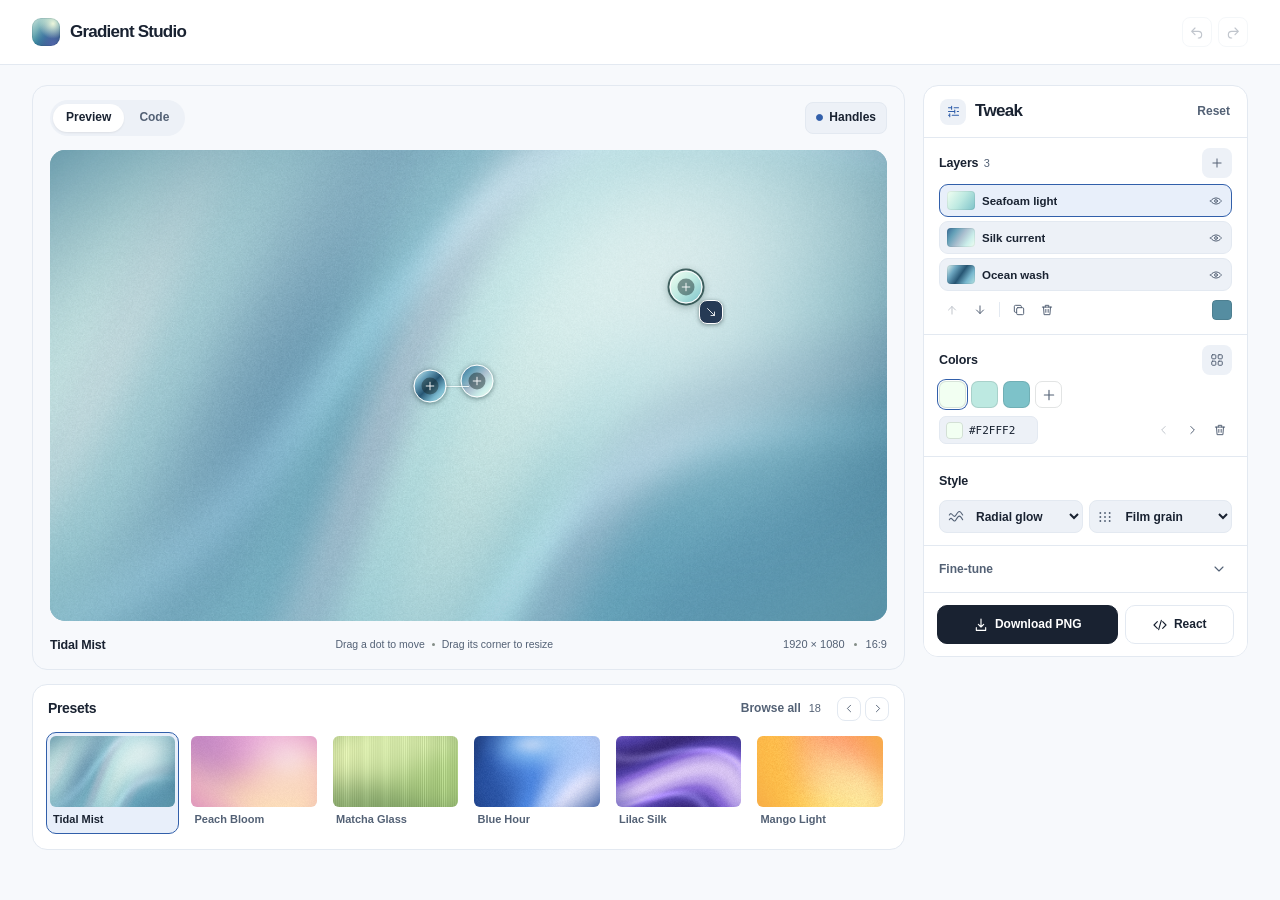
<file: lab/gradient-studio/index.html>
<!doctype html>
<html lang="en">
<head>
<meta charset="utf-8">
<meta name="viewport" content="width=device-width, initial-scale=1">
<meta name="color-scheme" content="light dark">
<title>Gradient Studio</title>
<style>:root {
  --page: #f5f5f2;
  --surface: #fdfdfb;
  --stage: #edeeeb;
  --line: #e2e4df;
  --ink: #19201f;
  --muted: #646b68;
  --wash: #f4f5f1;
  --accent: #295e69;
  --selected: #e6efed;
  --radius: 24px;
  color: var(--ink);
  font: 14px/1.45 -apple-system, BlinkMacSystemFont, "Inter", "Segoe UI", sans-serif;
  font-synthesis: none;
}

*, *::before, *::after { box-sizing: border-box; }
body { margin: 0; min-width: 320px; background: var(--page); }
[hidden] { display: none !important; }
button, input, select { font: inherit; color: inherit; }
button { cursor: pointer; }
button:disabled { cursor: default; opacity: .36; }
button, input, select { -webkit-tap-highlight-color: transparent; }
:focus-visible { outline: 2px solid #357c8d; outline-offset: 3px; }
h1, h2, h3, p { margin: 0; }
svg { width: 16px; height: 16px; flex: none; }
.topbar { border-bottom: 1px solid var(--line); background: var(--surface); }
.top-inner {
  width: min(100%, 1632px);
  min-height: 64px;
  padding: 0 32px;
  margin: auto;
  display: flex;
  justify-content: space-between;
  align-items: center;
}
.brand, .history { display: flex; align-items: center; gap: 10px; }
.brand h1 { font-size: 17px; font-weight: 680; letter-spacing: -.045em; }
.brand-icon {
  width: 28px;
  height: 28px;
  border-radius: 9px;
  background: radial-gradient(ellipse at 75% 20%, #edf7dc, transparent 48%), radial-gradient(ellipse at 75% 93%, #5065a9, transparent 66%), linear-gradient(140deg, #cfe8dd, #33869b 57%, #223b58);
  box-shadow: inset 0 0 0 1px #19425221;
}
.history { gap: 3px; }
.history .icon-button { border: 1px solid var(--line); }
.history .icon-button + .icon-button { margin-left: 3px; }

.workspace {
  max-width: 1632px;
  display: grid;
  grid-template-columns: minmax(0, 1fr) 325px;
  align-items: start;
  gap: 18px;
  margin: auto;
  padding: 20px 32px 24px;
}
.studio { min-width: 0; display: grid; gap: 14px; }
.panel { border-radius: var(--radius); border: 1px solid var(--line); background: var(--surface); min-width: 0; }
.stage {
  background: var(--stage);
  padding: 14px 17px 0;
  min-width: 0;
}
.stage-head, .stage-foot, .preset-head, .section-head, .dialog-head, .code-top, .inspector-header {
  display: flex;
  align-items: center;
  justify-content: space-between;
  gap: 10px;
}
.stage-head { margin: 0 0 14px; }
.segmented {
  display: inline-flex;
  align-items: center;
  gap: 2px;
  padding: 3px;
  border-radius: 11px;
  background: #e1e4df;
  min-height: 36px;
}
.segmented button {
  border: 0;
  background: transparent;
  color: #59615e;
  padding: 5px 13px;
  min-height: 28px;
  border-radius: 8px;
  font-size: 12px;
  font-weight: 630;
}
.segmented button[aria-selected=true] { color: var(--ink); background: var(--surface); box-shadow: 0 1px 2px #16211f13; }
.outline-button, .quiet-button, .icon-button {
  border-radius: 8px;
  display: inline-flex;
  align-items: center;
  justify-content: center;
  gap: 6px;
  white-space: nowrap;
  font-weight: 590;
  transition: background-color 120ms ease, border-color 120ms ease;
}
.outline-button { border: 1px solid #d9ddd6; background: var(--surface); padding: 6px 10px; font-size: 12px; }
.outline-button:not(:disabled):hover { background: #e9efeb; border-color: #c6d3cc; }
.add-layer, .palette-toggle { width: 27px; height: 27px; border-color: var(--line); background: var(--wash); }
.add-layer svg, .palette-toggle svg { width: 14px; height: 14px; }
.quiet-button { border: 1px solid transparent; background: transparent; padding: 4px 7px; font-size: 12px; color: var(--muted); }
.quiet-button:not(:disabled):hover, .icon-button:not(:disabled):hover { color: var(--ink); background: #e9ece7; }
.icon-button { width: 30px; height: 30px; padding: 0; border: 1px solid transparent; background: transparent; color: #505957; }
.controls-toggle { background: #f2f3ef; border-color: #d9ddd7; }
.controls-toggle span { width: 7px; height: 7px; border: 1px solid #8b9b97; border-radius: 50%; }
.controls-toggle[aria-pressed=true] span { background: #457c82; border-color: #457c82; }

.artboard { width: 100%; aspect-ratio: 16/9; position: relative; overflow: hidden; border-radius: 15px; background: #7faab8; isolation: isolate; box-shadow: 0 2px 9px #172b2a14; }
.artboard canvas { display: block; width: 100%; height: 100%; }
.canvas-controls { position: absolute; inset: 0; pointer-events: none; }
.layer-pin { position: absolute; z-index: 1; }
.layer-pin.is-picked { z-index: 2; }
.layer-pin.is-dragging { z-index: 3; }
.pin-leader {
  position: absolute;
  left: 0;
  top: 0;
  height: 1px;
  background: #f8fffedb;
  box-shadow: 0 0 2px #18323556;
  transform-origin: left center;
}
.position-handle, .resize-handle {
  position: absolute;
  transform: translate(-50%, -50%);
  display: grid;
  place-items: center;
  padding: 0;
  border: 1.5px solid white;
  border-radius: 50%;
  pointer-events: auto;
  touch-action: none;
  color: white;
}
.position-handle {
  z-index: 1;
  left: 0;
  top: 0;
  width: 33px;
  height: 33px;
  background: var(--layer-fill);
  box-shadow: 0 1px 5px #0b282a80;
  cursor: grab;
}
.position-handle svg {
  width: 17px;
  height: 17px;
  padding: 2px;
  border-radius: 50%;
  background: #15292a78;
}
.position-handle:hover, .layer-pin.is-picked .position-handle {
  box-shadow: 0 0 0 2px #153938bd, 0 2px 8px #15383380;
}
.position-handle:active { cursor: grabbing; }
.resize-handle {
  left: var(--corner-x);
  top: var(--corner-y);
  width: 24px;
  height: 24px;
  border-radius: 8px;
  background: #23403d;
  box-shadow: 0 1px 4px #162a2c79;
  cursor: nwse-resize;
}
.resize-handle:is([data-sx="-1"][data-sy="1"], [data-sx="1"][data-sy="-1"]) { cursor: nesw-resize; }
.resize-handle svg { width: 12px; height: 12px; scale: var(--flip-x) var(--flip-y); }
.resize-guide {
  position: absolute;
  translate: -50% -50%;
  border: 1px dashed #fff;
  border-radius: 50%;
  box-shadow: 0 0 1px 1px #1a302c4d;
}
.canvas-hint { display: flex; align-items: center; gap: 7px; color: #52605b; font-size: 10.5px; }
.stage-foot { min-height: 48px; }
.art-name { color: #3e4a46; font-weight: 670; font-size: 12.5px; letter-spacing: -.015em; }
.canvas-meta { display: flex; align-items: center; gap: 9px; color: #545e5a; font-size: 11px; font-variant-numeric: tabular-nums; }
.separator { width: 3px; height: 3px; background: #838d87; border-radius: 100%; }

#code-pane {
  aspect-ratio: 16/9;
  background: #1c2324;
  color: #e4efe9;
  border-radius: 15px;
  overflow: hidden;
  display: grid;
  grid-template-rows: auto minmax(0, 1fr);
}
.code-top { border-bottom: 1px solid #ffffff20; padding: 10px 13px; font-size: 11px; font-family: ui-monospace, monospace; }
.code-top .outline-button { border-color: #ffffff38; background: #ffffff0d; color: inherit; }
.code-top .outline-button:hover { background: #ffffff25; }
#code-pane pre { margin: 0; padding: 16px; overflow: auto; font-size: 11.5px; line-height: 1.6; tab-size: 2; }

.preset-panel { padding: 10px 13px 12px; }
.preset-head { padding: 0 2px 7px; }
.preset-head h2, .dialog-head h2 { font-size: 14px; font-weight: 680; letter-spacing: -.025em; }
.preset-actions, .carousel-buttons { display: flex; align-items: center; gap: 4px; }
.preset-actions { gap: 8px; }
.preset-actions .icon-button { width: 24px; height: 24px; border: 1px solid #e0e3dc; }
.preset-actions .icon-button svg { width: 13px; height: 13px; }
#preset-count, #dialog-count, #layer-count { margin-left: 2px; color: #737d76; font-size: 11px; font-weight: 510; font-variant-numeric: tabular-nums; }
.preset-strip {
  display: grid;
  grid-auto-flow: column;
  grid-auto-columns: calc((100% - 40px) / 6);
  gap: 8px;
  padding: 3px 2px;
  overflow-x: auto;
  scroll-snap-type: x mandatory;
  scrollbar-width: none;
}
.preset-strip::-webkit-scrollbar { display: none; }
.preset-card {
  width: 100%;
  min-width: 0;
  display: grid;
  gap: 5px;
  padding: 3px 3px 5px;
  border: 1px solid transparent;
  border-radius: 10px;
  background: transparent;
  text-align: left;
  scroll-snap-align: start;
  color: #495451;
}
.preset-card:hover { border-color: #d8e3df; background: #f0f4f1; }
.preset-card[aria-pressed=true] { border-color: #a6c6bd; background: var(--selected); color: #193d3d; }
.preset-thumb { display: block; width: 100%; aspect-ratio: 16/9; border-radius: 6px; }
.preset-name { display: block; font-size: 11px; font-weight: 630; text-overflow: ellipsis; overflow: hidden; white-space: nowrap; padding: 0 3px; }

.inspector {
  min-height: 0;
  max-height: min(950px, calc(100dvh - 105px));
  display: flex;
  flex-direction: column;
  overflow: hidden;
}
.inspector-header { flex: none; padding: 12px 16px; border-bottom: 1px solid var(--line); }
.inspector-title { display: flex; align-items: center; gap: 9px; }
.inspector-title h2 { font-size: 17px; font-weight: 690; letter-spacing: -.04em; }
#tweak-icon { display: grid; place-items: center; width: 26px; height: 26px; border-radius: 8px; color: #355c5a; background: #e6edeb; }
#tweak-icon svg { width: 15px; height: 15px; }
.reset-button { padding-right: 0; }
.inspector-scroll { flex: 1; min-height: 0; overflow-y: auto; scrollbar-width: thin; scrollbar-color: #cfd8d2 transparent; }
.inspector-section { padding: 10px 15px 12px; border-bottom: 1px solid var(--line); }
.section-head { min-height: 27px; margin-bottom: 6px; }
.section-head h3 { font-size: 12.5px; font-weight: 680; letter-spacing: -.012em; }
.layers { display: grid; gap: 4px; }
.layer-row {
  display: flex;
  align-items: center;
  justify-content: space-between;
  gap: 2px;
  border: 1px solid #e8ebe5;
  border-radius: 9px;
  min-width: 0;
  background: #f7f8f4;
}
.layer-row:has(.layer-select[aria-pressed=true]) { background: var(--selected); border-color: #b6cfc7; }
.layer-row.is-hidden .layer-select { opacity: .54; }
.layer-select {
  display: flex;
  flex: 1 1 auto;
  align-items: center;
  gap: 7px;
  padding: 4px 5px 4px 7px;
  min-width: 0;
  min-height: 31px;
  border: 0;
  background: transparent;
  text-align: left;
  border-radius: 8px;
}
.layer-chip { flex: none; width: 28px; height: 19px; border-radius: 4px; box-shadow: inset 0 0 0 1px #20282812; }
.layer-name { font-size: 11.5px; font-weight: 640; white-space: nowrap; text-overflow: ellipsis; overflow: hidden; }
.layer-row .icon-button { width: 26px; height: 27px; margin-right: 2px; }
.layer-row .icon-button svg { width: 14px; height: 14px; }
.layer-row.drag-target { outline: 2px solid #508577; outline-offset: -1px; }
.layer-tools { display: flex; gap: 2px; align-items: center; margin-top: 6px; }
.layer-tools .icon-button { width: 26px; height: 25px; }
.layer-tools .icon-button svg { width: 14px; height: 14px; }
.tool-divider { width: 1px; height: 15px; background: var(--line); margin: 0 4px; }
.base-color { margin-left: auto; display: flex; gap: 6px; align-items: center; color: #5f6962; font-size: 11px; }
input[type=color] { display: block; cursor: pointer; border: 0; border-radius: 4px; background: transparent; padding: 0; margin: 0; width: 20px; height: 20px; }
input[type=color]::-webkit-color-swatch-wrapper { padding: 0; }
input[type=color]::-moz-color-swatch { border: 1px solid #1d2c2d25; border-radius: 4px; }
input[type=color]::-webkit-color-swatch { border: 1px solid #1d2c2d25; border-radius: 4px; }
.layer-colors { display: flex; flex-wrap: wrap; gap: 5px; align-items: center; }
.color-chip {
  width: 27px;
  height: 27px;
  border: 1px solid #19282720;
  padding: 0;
  border-radius: 7px;
  background: var(--swatch);
  display: grid;
  place-items: center;
}
.color-chip[aria-pressed=true] { box-shadow: 0 0 0 1px var(--surface), 0 0 0 2px #587e76; }
.color-chip.add { border-style: dashed; color: #66756e; }
.color-chip.add:hover { background: #edf2ec; }
.color-controls { display: flex; gap: 3px; align-items: center; margin-top: 8px; }
.color-controls .icon-button { width: 25px; height: 27px; }
.color-controls .icon-button svg { width: 14px; height: 14px; }
.hex-control {
  display: flex;
  align-items: center;
  gap: 6px;
  background: var(--wash);
  padding: 3px 6px;
  border-radius: 7px;
  min-height: 28px;
  margin-right: auto;
  border: 1px solid var(--line);
}
.hex-control input[type=color] { width: 17px; height: 17px; }
.hex-control input[type=text] { border: 0; background: transparent; padding: 0; width: 62px; font: 11px ui-monospace, monospace; }
.hex-control input[aria-invalid=true] { color: #a3313c; }
.palette-toggle[aria-expanded=true] { background: var(--selected); color: var(--accent); }
.swatch-library { display: grid; grid-template-columns: repeat(8, 1fr); gap: 4px; margin-top: 10px; }
.swatch-library button { height: 17px; min-width: 0; border: 1px solid #14262222; border-radius: 4px; background: var(--swatch); }
.swatch-library button:hover { outline: 1px solid #567469; outline-offset: 1px; }
.field { display: grid; grid-template-columns: 85px minmax(0, 1fr); gap: 7px; align-items: center; margin-top: 5px; }
.field label { color: #505b55; font-size: 11.5px; }
.field select {
  max-width: 100%;
  min-height: 29px;
  border: 1px solid #dfe4dd;
  border-radius: 8px;
  padding: 4px 7px;
  background: var(--wash);
  font-size: 11.5px;
  font-weight: 580;
}
.visually-hidden {
  position: absolute;
  width: 1px;
  height: 1px;
  padding: 0;
  margin: -1px;
  white-space: nowrap;
  overflow: hidden;
  clip-path: inset(50%);
}
.style-fields { display: grid; grid-template-columns: repeat(2, minmax(0, 1fr)); gap: 6px; }
.style-field {
  display: grid;
  grid-template-columns: 17px minmax(0, 1fr);
  align-items: center;
  gap: 4px;
  padding-left: 7px;
  border: 1px solid #dfe4dd;
  border-radius: 8px;
  background: var(--wash);
}
.style-field label { display: grid; place-items: center; color: #547068; }
.style-field select {
  width: 100%;
  border: 0;
  padding: 5px 4px;
  min-height: 31px;
  border-radius: 7px;
  background: transparent;
  font-size: 12px;
  font-weight: 580;
}
.advanced-section { border-bottom: 0; padding-block: 6px; }
.advanced-section summary {
  display: flex;
  align-items: center;
  justify-content: space-between;
  gap: 5px;
  padding: 4px 0;
  color: #56615c;
  font-size: 12px;
  font-weight: 600;
  cursor: pointer;
  list-style: none;
}
.advanced-section summary::-webkit-details-marker { display: none; }
#details-icon { display: grid; place-items: center; width: 26px; height: 26px; }
.advanced-section[open] #details-icon { rotate: 180deg; }
.advanced-fields { padding-bottom: 7px; }
.advanced-fields > div + div:not([hidden]) { margin-top: 5px; }
.slider-row { display: grid; grid-template-columns: 85px minmax(0,1fr) 45px; gap: 7px; min-height: 28px; align-items: center; }
.slider-row label { color: #505b55; font-size: 11.5px; }
input[type=range] { appearance: none; width: 100%; height: 4px; padding: 0; border: 0; border-radius: 99px; background: linear-gradient(to right, #739b91 0 var(--fill), #e3e8e2 var(--fill) 100%); margin: 0; cursor: ew-resize; }
input[type=range]::-webkit-slider-thumb { appearance: none; width: 12px; height: 12px; border-radius: 50%; background: white; border: 1px solid #82a097; box-shadow: 0 1px 2px #223b372c; }
input[type=range]::-moz-range-thumb { width: 11px; height: 11px; border-radius: 50%; background: white; border: 1px solid #82a097; box-shadow: 0 1px 2px #223b372c; }
.numeric {
  width: 100%;
  min-width: 0;
  text-align: right;
  border: 1px solid var(--line);
  border-radius: 6px;
  background: var(--wash);
  padding: 3px 4px;
  font-size: 11px;
  font-variant-numeric: tabular-nums;
  appearance: textfield;
}
.numeric::-webkit-inner-spin-button, .numeric::-webkit-outer-spin-button { appearance: none; margin: 0; }
.export-bar { flex: none; display: grid; grid-template-columns: 1.65fr 1fr; gap: 7px; padding: 12px 13px; border-top: 1px solid var(--line); background: var(--surface); }
.export-bar button {
  height: 39px;
  display: flex;
  justify-content: center;
  align-items: center;
  gap: 6px;
  border-radius: 10px;
  font-size: 12px;
  font-weight: 630;
}
.download-png { background: #22302d; border: 1px solid #22302d; color: white; }
.download-png:hover { background: #334840; }
.download-react { background: var(--surface); border: 1px solid #cdd5cc; }
.download-react:hover { background: #ecf1ec; }

dialog {
  width: min(745px, calc(100vw - 26px));
  max-height: min(82dvh, 850px);
  background: var(--surface);
  color: var(--ink);
  border: 1px solid var(--line);
  border-radius: 22px;
  padding: 18px;
  box-shadow: 0 16px 64px #15282524;
}
dialog::backdrop { background: #18262259; backdrop-filter: blur(4px); }
.dialog-head { margin-bottom: 12px; }
.preset-grid { display: grid; grid-template-columns: repeat(4,minmax(0, 1fr)); gap: 8px; }
.toast {
  z-index: 5;
  position: fixed;
  bottom: 20px;
  left: 50%;
  transform: translate(-50%, 8px);
  color: white;
  background: #22302d;
  padding: 9px 15px;
  max-width: calc(100vw - 24px);
  border-radius: 10px;
  box-shadow: 0 3px 10px #16272125;
  font-size: 12px;
  opacity: 0;
  pointer-events: none;
  transition: opacity 160ms ease, transform 160ms ease;
}
.toast.is-visible { transform: translate(-50%, 0); opacity: 1; }

@media (max-width: 1230px) {
  .workspace { grid-template-columns: minmax(0,1fr) 315px; padding-inline: 24px; gap: 14px; }
  .top-inner { padding-inline: 24px; }
}
@media (max-width: 1040px) {
  .preset-strip { grid-auto-columns: calc((100% - 24px) / 4); }
}
@media (max-width: 830px) {
  .workspace { grid-template-columns: minmax(0,1fr) 291px; padding-inline: 14px; gap: 10px; }
  .top-inner { padding-inline: 14px; }
  .stage { padding-inline: 11px; }
  .canvas-hint { display: none; }
  .preset-strip { grid-auto-columns: calc((100% - 16px) / 3); }
  .inspector-section { padding-inline: 11px; }
}
@media (min-width: 701px) and (max-height: 810px) {
  .top-inner { min-height: 56px; }
  .workspace { padding-top: 15px; }
  .stage { padding-top: 11px; }
  .stage-head { margin-bottom: 10px; }
  .stage-foot { min-height: 38px; }
  .artboard, #code-pane { max-width: max(390px, calc((100dvh - 331px) * 16 / 9)); margin-inline: auto; }
  .inspector { max-height: calc(100dvh - 90px); }
}
@media (max-width: 700px) {
  .top-inner { min-height: 54px; }
  .workspace { grid-template-columns: 1fr; padding-top: 12px; }
  .inspector { max-height: none; }
  .inspector-scroll { overflow: visible; }
  .panel { border-radius: 17px; }
  .stage-head { margin-bottom: 9px; }
  .artboard, #code-pane { border-radius: 10px; }
  #code-pane { min-height: 215px; }
  .preset-strip { grid-auto-columns: calc((100% - 16px) / 3); }
  .preset-grid { grid-template-columns: repeat(3,minmax(0,1fr)); }
  .preset-panel { padding: 7px 10px 9px; }
}
@media (prefers-reduced-motion: reduce) {
  *, *::before, *::after { transition: none !important; }
}
</style>
<link rel="stylesheet" href="./theme.css">
<script>
if (window.parent !== window) {
  document.documentElement.setAttribute("data-lab-embedded", "");
  window.addEventListener("keydown", event => {
    if (event.key === "Escape" && !event.defaultPrevented && !document.querySelector("dialog[open]")) {
      window.parent.postMessage("gradient-studio:close", location.origin);
    }
  });
}
</script>
</head>
<body>
  <header class="topbar">
    <div class="top-inner">
      <div class="brand"><span class="brand-icon" aria-hidden="true"></span><h1>Gradient Studio</h1></div>
      <div class="history">
        <button class="icon-button" type="button" data-action="undo" title="Undo (⌘/Ctrl+Z)" aria-label="Undo" disabled></button>
        <button class="icon-button" type="button" data-action="redo" title="Redo (⌘/Ctrl+Shift+Z)" aria-label="Redo" disabled></button>
      </div>
    </div>
  </header>

  <main class="workspace">
    <div class="studio">
      <section class="stage panel" aria-label="Gradient canvas">
        <div class="stage-head">
          <div class="segmented" role="tablist" aria-label="Canvas view">
            <button id="preview-tab" role="tab" aria-selected="true" aria-controls="preview-pane" type="button">Preview</button>
            <button id="code-tab" role="tab" aria-selected="false" aria-controls="code-pane" type="button">Code</button>
          </div>
          <button class="outline-button controls-toggle" id="toggle-handles" type="button" aria-pressed="true" title="Show or hide canvas controls"><span></span> Handles</button>
        </div>
        <div id="preview-pane" role="tabpanel" aria-labelledby="preview-tab">
          <div class="artboard" id="artboard">
            <canvas id="preview" width="960" height="540" aria-label="Live preview of the gradient"></canvas>
            <div id="canvas-controls" class="canvas-controls" role="group" aria-label="Layer controls">
              <div id="resize-guide" class="resize-guide" aria-hidden="true" hidden></div>
            </div>
          </div>
        </div>
        <div id="code-pane" role="tabpanel" aria-labelledby="code-tab" hidden>
          <div class="code-top"><span>GradientBackground.tsx</span><button class="outline-button" data-action="copy" type="button">Copy code</button></div>
          <pre tabindex="0"><code id="source-view"></code></pre>
        </div>
        <div class="stage-foot">
          <span class="art-name" id="art-name">Tidal Mist</span>
          <span class="canvas-hint" id="canvas-hint">Drag a dot to move <span class="separator"></span> Drag its corner to resize</span>
          <span class="canvas-meta">1920 × 1080 <span class="separator"></span> 16:9</span>
        </div>
      </section>

      <section class="preset-panel panel" aria-labelledby="preset-title">
        <div class="preset-head">
          <h2 id="preset-title">Presets</h2>
          <div class="preset-actions">
            <button type="button" class="quiet-button" data-action="all-presets">Browse all <span id="preset-count"></span></button>
            <div class="carousel-buttons">
              <button type="button" class="icon-button" data-action="presets-prev" aria-label="Previous presets" disabled></button>
              <button type="button" class="icon-button" data-action="presets-next" aria-label="Next presets"></button>
            </div>
          </div>
        </div>
        <div id="preset-strip" class="preset-strip" aria-label="Gradient presets"></div>
      </section>
    </div>

    <aside class="inspector panel" aria-labelledby="tweak-title">
      <div class="inspector-header">
        <div class="inspector-title"><div id="tweak-icon" aria-hidden="true"></div><h2 id="tweak-title">Tweak</h2></div>
        <button class="quiet-button reset-button" data-action="reset" type="button">Reset</button>
      </div>
      <div class="inspector-scroll">
        <section class="inspector-section layers-section" aria-labelledby="layers-title">
          <div class="section-head">
            <h3 id="layers-title">Layers <span id="layer-count"></span></h3>
            <button class="icon-button add-layer" data-action="add-layer" type="button" aria-label="Add layer" title="Add layer"></button>
          </div>
          <div id="layer-list" class="layers"></div>
          <div class="layer-tools" id="layer-tools">
            <button class="icon-button" type="button" data-action="raise" aria-label="Move layer forward" title="Move forward"></button>
            <button class="icon-button" type="button" data-action="lower" aria-label="Move layer backward" title="Move backward"></button>
            <span class="tool-divider"></span>
            <button class="icon-button" type="button" data-action="duplicate" aria-label="Duplicate layer" title="Duplicate layer"></button>
            <button class="icon-button" type="button" data-action="delete" aria-label="Delete layer" title="Delete layer"></button>
            <label class="base-color" title="Canvas base color"><input type="color" aria-label="Canvas base color" id="base-color"></label>
          </div>
        </section>

        <div id="layer-settings">
          <section class="inspector-section" aria-labelledby="color-title">
            <div class="section-head"><h3 id="color-title">Colors</h3><button type="button" class="icon-button palette-toggle" data-action="swatches" aria-expanded="false" aria-controls="swatch-library" aria-label="Open color swatches" title="Color swatches"></button></div>
            <div id="layer-colors" class="layer-colors"></div>
            <div class="color-controls">
              <div class="hex-control"><input type="color" id="active-color" aria-label="Choose color"><input type="text" id="active-hex" maxlength="7" spellcheck="false" aria-label="Hex color"></div>
              <button type="button" class="icon-button" data-action="color-left" aria-label="Move color stop left" title="Move selected color left"></button>
              <button type="button" class="icon-button" data-action="color-right" aria-label="Move color stop right" title="Move selected color right"></button>
              <button type="button" class="icon-button" data-action="remove-color" aria-label="Remove selected color" title="Remove selected color"></button>
            </div>
            <div id="swatch-library" class="swatch-library" hidden aria-label="Color swatches"></div>
          </section>

          <section class="inspector-section style-section" aria-labelledby="effect-title">
            <div class="section-head"><h3 id="effect-title">Style</h3></div>
            <div class="style-fields">
              <div class="style-field"><label for="effect" id="effect-icon" title="Gradient effect"><span class="visually-hidden">Effect</span></label><select id="effect" data-prop="effect"></select></div>
              <div class="style-field"><label for="texture" id="texture-icon" title="Texture"><span class="visually-hidden">Texture</span></label><select id="texture" data-prop="texture"></select></div>
            </div>
          </section>

          <details class="inspector-section advanced-section">
            <summary><span>Fine-tune</span><span id="details-icon" aria-hidden="true"></span></summary>
            <div class="advanced-fields">
              <div id="effect-fields"></div>
              <div class="texture-fields" id="texture-fields"></div>
              <div id="transform-fields"></div>
              <div class="field"><label for="blend">Blend mode</label><select id="blend" data-prop="blend"></select></div>
            </div>
          </details>
        </div>
      </div>

      <div class="export-bar">
        <button type="button" class="download-png" data-action="png">Download PNG</button>
        <button type="button" class="download-react" data-action="react" title="Download React component" aria-label="Download React component">React</button>
      </div>
    </aside>
  </main>

  <dialog id="presets-dialog" aria-labelledby="dialog-title">
    <div class="dialog-head"><h2 id="dialog-title">Presets <span id="dialog-count"></span></h2><button type="button" class="icon-button" data-action="close-presets" aria-label="Close presets"></button></div>
    <div id="preset-grid" class="preset-grid"></div>
  </dialog>

  <div id="toast" class="toast" role="status" aria-live="polite"></div>
<script>"use strict"

                                                                                                   
                                                                                                                      
                                                                                                        
                             
            
              
                        
                          
                      
                  
           
           
               
                
               
                 
                  
              
                  
               
              
                  
 
                                                                      

                                   
                                                            
const layerCache = new WeakMap                                            ()
const tau = Math.PI * 2

function limit(value        ) {
  return Math.min(1, Math.max(0, value))
}

function ease(value        ) {
  return value * value * (3 - 2 * value)
}

function fract(value        ) {
  return value - Math.floor(value)
}

function rgb(hex        )      {
  const digits = hex.slice(1)
  const value = parseInt(digits.length === 3 ? digits.split("").map(digit => digit + digit).join("") : digits, 16)
  return [(value >> 16) & 255, (value >> 8) & 255, value & 255]
}

function hash(x        , y        , seed        ) {
  let n = Math.imul(x + 101, 374761393) ^ Math.imul(y + 29, 668265263) ^ Math.imul(seed + 7, 1442695041)
  n = Math.imul(n ^ (n >>> 13), 1274126177)
  return ((n ^ (n >>> 16)) >>> 0) / 4294967296
}

function textureAt(kind                 , u        , v        , x        , y        , scale        , seed        ) {
  const a = u * 32 / scale
  const b = v * 32 / scale

  switch (kind) {
    case "grain":
      return hash(Math.floor(x / scale), Math.floor(y / scale), seed) - 0.5
    case "paper": {
      const fiberX = Math.floor(x / (1.3 * scale))
      const fiberY = Math.floor(y / (3.6 * scale))
      return (hash(fiberX, fiberY, seed) - 0.5) * 0.62 + (hash(x, y, seed + 1) - 0.5) * 0.38
    }
    case "fluted":
      return Math.pow(Math.max(0, Math.cos(a * tau)), 12) * 0.63 - Math.sin(a * tau) * 0.22 - 0.1
    case "scanline":
      return Math.pow(Math.max(0, Math.cos(b * tau)), 9) - 0.27
    case "grid":
      return (Math.abs(fract(a + 0.5) - 0.5) < 0.036 || Math.abs(fract(b + 0.5) - 0.5) < 0.036) ? 0.56 : -0.055
    case "dots": {
      const dx = fract(a + 0.5) - 0.5
      const dy = fract(b + 0.5) - 0.5
      return (dx * dx + dy * dy < 0.031) ? 0.66 : -0.07
    }
    case "hatch":
      return Math.pow(Math.max(0, Math.cos((a + b) * tau)), 11) * 0.58
        + Math.pow(Math.max(0, Math.cos((a - b) * tau)), 11) * 0.43 - 0.18
    case "moire":
      return (Math.sin((a + 0.07 * b) * tau) + Math.sin((a - 0.11 * b + 0.33 * Math.sin(b * 0.19)) * tau)) * 0.34
    default:
      return 0
  }
}

function rasterLayer(canvas                   , layer               ) {
  const ctx = canvas.getContext("2d")
  if (!ctx) return

  const width = canvas.width
  const height = canvas.height
  const frame = ctx.createImageData(width, height)
  const pixels = frame.data
  const colors = layer.colors.map(rgb)
  const stops = colors.length - 1
  const radians = layer.angle * Math.PI / 180
  const cos = Math.cos(radians)
  const sin = Math.sin(radians)
  const radiusX = Math.max(0.025, layer.width / 200)
  const radiusY = Math.max(0.025, layer.height / 200)
  const feather = Math.max(0.035, layer.softness / 100)
  const warp = layer.warp / 100
  const phase = layer.seed * 0.019
  const textured = layer.texture !== "none" && layer.strength > 0
  const strength = layer.strength * (layer.texture === "grain" || layer.texture === "paper" ? 0.88 : 1.16)
  const scale = Math.max(0.25, layer.scale / 100)
  const centerX = layer.x / 100
  const centerY = layer.y / 100
  const aspect = width / height
  const meshPoints = colors.map((_, index) => ({
    x: Math.cos(-2.5 + index * tau / colors.length + phase) * (0.51 + hash(index, 7, layer.seed) * 0.28),
    y: Math.sin(-2.5 + index * tau / colors.length + phase) * (0.46 + hash(index, 9, layer.seed) * 0.26),
  }))
  const meshFalloff = 8.1 - feather * 5.3

  for (let row = 0; row < height; row++) {
    const dy = (row + 0.5) / height - centerY
    const textureY = Math.floor((row + 0.5) * 1080 / height)
    for (let col = 0; col < width; col++) {
      const dx = (col + 0.5) / width - centerX
      const u = (dx * cos + dy * sin / aspect) / radiusX
      const v = (dy * cos - dx * sin * aspect) / radiusY
      const distance = Math.hypot(u, v)
      if (distance >= 1) continue

      const offset = (row * width + col) * 4
      const alpha = ease(limit((1 - distance) / feather))
      let red = 0
      let green = 0
      let blue = 0
      let t = 0
      let light = 0

      switch (layer.effect) {
        case "mesh": {
          const px = u + warp * Math.sin(v * 3.7 + phase) * 0.29
          const py = v + warp * Math.sin(u * 4.8 - phase) * 0.29
          let sum = 0
          for (let index = 0; index < colors.length; index++) {
            const cx = px - meshPoints[index].x
            const cy = py - meshPoints[index].y
            const influence = Math.exp(-(cx * cx + cy * cy) * meshFalloff)
            sum += influence
            red += colors[index][0] * influence
            green += colors[index][1] * influence
            blue += colors[index][2] * influence
          }
          red /= sum
          green /= sum
          blue /= sum
          break
        }
        case "radial":
          t = distance * (1.08 + 0.45 * warp)
          break
        case "linear":
          t = 0.5 + u * (0.52 + 0.4 * warp)
          break
        case "flow": {
          const bend = v + Math.sin(u * 3.2 + phase) * (0.19 + 0.58 * warp)
          t = 0.5 + bend * 0.53 + Math.sin(u * 5.5 - bend * 4.4) * warp * 0.16
          break
        }
        case "silk": {
          const fold = v + Math.sin(u * 3.6 + phase) * (0.14 + warp * 0.34) + Math.sin(u * 7.1 + v * 3.6) * warp * 0.11
          t = 0.5 + Math.sin(fold * (3.6 + warp * 3.1) + u * 1.36) * 0.40
          const crease = Math.max(0, Math.cos(fold * 9.1 - u * 2.15 + phase))
          light = Math.pow(crease, 8.5) * (20 + warp * 32) - 7
          break
        }
        case "conic":
          t = fract(Math.atan2(v, u) / tau + 0.5 + distance * warp * 0.44)
          break
        case "reflected":
          t = Math.abs(v + Math.sin(u * 2.4 + phase) * warp * 0.32) * 1.3
          break
      }

      if (layer.effect !== "mesh" && stops === 0) {
        [red, green, blue] = colors[0]
      } else if (layer.effect !== "mesh") {
        const loop = layer.effect === "conic"
        const stop = limit(t) * (loop ? colors.length : stops)
        const index = Math.min(loop ? stops : stops - 1, Math.floor(stop))
        const next = (index + 1) % colors.length
        const f = stop - index
        const mix = f + (ease(f) - f) * (0.25 + 0.65 * feather)
        red = colors[index][0] + (colors[next][0] - colors[index][0]) * mix
        green = colors[index][1] + (colors[next][1] - colors[index][1]) * mix
        blue = colors[index][2] + (colors[next][2] - colors[index][2]) * mix
      }

      if (textured) {
        const textureX = Math.floor((col + 0.5) * 1920 / width)
        light += textureAt(layer.texture, u * radiusX * aspect, v * radiusY, textureX, textureY, scale, layer.seed) * strength
      }

      pixels[offset] = red + light
      pixels[offset + 1] = green + light
      pixels[offset + 2] = blue + light
      pixels[offset + 3] = alpha * 255
    }
  }
  ctx.putImageData(frame, 0, 0)
}

function drawGradient(canvas                   , config                ) {
  const ctx = canvas.getContext("2d")
  if (!ctx) return

  const width = canvas.width
  const height = canvas.height
  const previous = layerCache.get(canvas) ?? new Map                    ()
  const cache = new Map                    ()

  ctx.clearRect(0, 0, width, height)
  ctx.fillStyle = config.base
  ctx.fillRect(0, 0, width, height)

  for (const layer of config.layers) {
    if (!layer.visible || layer.opacity === 0 || layer.colors.length === 0) continue
    const { id, name, opacity, blend, visible, ...paint } = layer
    const key = JSON.stringify([width, height, paint])
    let entry = previous.get(id)
    if (entry?.key !== key) {
      const surface = entry?.canvas ?? canvas.ownerDocument.createElement("canvas")
      if (surface.width !== width) surface.width = width
      if (surface.height !== height) surface.height = height
      rasterLayer(surface, layer)
      entry = { key, canvas: surface }
    }
    cache.set(id, entry)
    ctx.globalAlpha = opacity / 100
    ctx.globalCompositeOperation = blend
    ctx.drawImage(entry.canvas, 0, 0)
  }

  ctx.globalAlpha = 1
  ctx.globalCompositeOperation = "source-over"
  layerCache.set(canvas, cache)
}

const reactTemplate = "import { useEffect, useRef } from \"react\"\nimport type { CSSProperties } from \"react\"\n\nexport type GradientEffect = \"mesh\" | \"radial\" | \"linear\" | \"flow\" | \"silk\" | \"conic\" | \"reflected\"\nexport type GradientTexture = \"none\" | \"grain\" | \"paper\" | \"fluted\" | \"scanline\" | \"grid\" | \"dots\" | \"hatch\" | \"moire\"\nexport type GradientBlend = \"source-over\" | \"screen\" | \"multiply\" | \"soft-light\" | \"overlay\" | \"lighter\"\nexport type GradientLayer = {\n  id: string\n  name: string\n  effect: GradientEffect\n  texture: GradientTexture\n  blend: GradientBlend\n  colors: string[]\n  x: number\n  y: number\n  width: number\n  height: number\n  angle: number\n  opacity: number\n  softness: number\n  warp: number\n  strength: number\n  scale: number\n  seed: number\n  visible: boolean\n}\nexport type GradientConfig = { base: string; layers: GradientLayer[] }\n\ntype RGB = [number, number, number]\ntype CacheEntry = { key: string; canvas: HTMLCanvasElement }\nconst layerCache = new WeakMap<HTMLCanvasElement, Map<string, CacheEntry>>()\nconst tau = Math.PI * 2\n\nfunction limit(value: number) {\n  return Math.min(1, Math.max(0, value))\n}\n\nfunction ease(value: number) {\n  return value * value * (3 - 2 * value)\n}\n\nfunction fract(value: number) {\n  return value - Math.floor(value)\n}\n\nfunction rgb(hex: string): RGB {\n  const digits = hex.slice(1)\n  const value = parseInt(digits.length === 3 ? digits.split(\"\").map(digit => digit + digit).join(\"\") : digits, 16)\n  return [(value >> 16) & 255, (value >> 8) & 255, value & 255]\n}\n\nfunction hash(x: number, y: number, seed: number) {\n  let n = Math.imul(x + 101, 374761393) ^ Math.imul(y + 29, 668265263) ^ Math.imul(seed + 7, 1442695041)\n  n = Math.imul(n ^ (n >>> 13), 1274126177)\n  return ((n ^ (n >>> 16)) >>> 0) / 4294967296\n}\n\nfunction textureAt(kind: GradientTexture, u: number, v: number, x: number, y: number, scale: number, seed: number) {\n  const a = u * 32 / scale\n  const b = v * 32 / scale\n\n  switch (kind) {\n    case \"grain\":\n      return hash(Math.floor(x / scale), Math.floor(y / scale), seed) - 0.5\n    case \"paper\": {\n      const fiberX = Math.floor(x / (1.3 * scale))\n      const fiberY = Math.floor(y / (3.6 * scale))\n      return (hash(fiberX, fiberY, seed) - 0.5) * 0.62 + (hash(x, y, seed + 1) - 0.5) * 0.38\n    }\n    case \"fluted\":\n      return Math.pow(Math.max(0, Math.cos(a * tau)), 12) * 0.63 - Math.sin(a * tau) * 0.22 - 0.1\n    case \"scanline\":\n      return Math.pow(Math.max(0, Math.cos(b * tau)), 9) - 0.27\n    case \"grid\":\n      return (Math.abs(fract(a + 0.5) - 0.5) < 0.036 || Math.abs(fract(b + 0.5) - 0.5) < 0.036) ? 0.56 : -0.055\n    case \"dots\": {\n      const dx = fract(a + 0.5) - 0.5\n      const dy = fract(b + 0.5) - 0.5\n      return (dx * dx + dy * dy < 0.031) ? 0.66 : -0.07\n    }\n    case \"hatch\":\n      return Math.pow(Math.max(0, Math.cos((a + b) * tau)), 11) * 0.58\n        + Math.pow(Math.max(0, Math.cos((a - b) * tau)), 11) * 0.43 - 0.18\n    case \"moire\":\n      return (Math.sin((a + 0.07 * b) * tau) + Math.sin((a - 0.11 * b + 0.33 * Math.sin(b * 0.19)) * tau)) * 0.34\n    default:\n      return 0\n  }\n}\n\nfunction rasterLayer(canvas: HTMLCanvasElement, layer: GradientLayer) {\n  const ctx = canvas.getContext(\"2d\")\n  if (!ctx) return\n\n  const width = canvas.width\n  const height = canvas.height\n  const frame = ctx.createImageData(width, height)\n  const pixels = frame.data\n  const colors = layer.colors.map(rgb)\n  const stops = colors.length - 1\n  const radians = layer.angle * Math.PI / 180\n  const cos = Math.cos(radians)\n  const sin = Math.sin(radians)\n  const radiusX = Math.max(0.025, layer.width / 200)\n  const radiusY = Math.max(0.025, layer.height / 200)\n  const feather = Math.max(0.035, layer.softness / 100)\n  const warp = layer.warp / 100\n  const phase = layer.seed * 0.019\n  const textured = layer.texture !== \"none\" && layer.strength > 0\n  const strength = layer.strength * (layer.texture === \"grain\" || layer.texture === \"paper\" ? 0.88 : 1.16)\n  const scale = Math.max(0.25, layer.scale / 100)\n  const centerX = layer.x / 100\n  const centerY = layer.y / 100\n  const aspect = width / height\n  const meshPoints = colors.map((_, index) => ({\n    x: Math.cos(-2.5 + index * tau / colors.length + phase) * (0.51 + hash(index, 7, layer.seed) * 0.28),\n    y: Math.sin(-2.5 + index * tau / colors.length + phase) * (0.46 + hash(index, 9, layer.seed) * 0.26),\n  }))\n  const meshFalloff = 8.1 - feather * 5.3\n\n  for (let row = 0; row < height; row++) {\n    const dy = (row + 0.5) / height - centerY\n    const textureY = Math.floor((row + 0.5) * 1080 / height)\n    for (let col = 0; col < width; col++) {\n      const dx = (col + 0.5) / width - centerX\n      const u = (dx * cos + dy * sin / aspect) / radiusX\n      const v = (dy * cos - dx * sin * aspect) / radiusY\n      const distance = Math.hypot(u, v)\n      if (distance >= 1) continue\n\n      const offset = (row * width + col) * 4\n      const alpha = ease(limit((1 - distance) / feather))\n      let red = 0\n      let green = 0\n      let blue = 0\n      let t = 0\n      let light = 0\n\n      switch (layer.effect) {\n        case \"mesh\": {\n          const px = u + warp * Math.sin(v * 3.7 + phase) * 0.29\n          const py = v + warp * Math.sin(u * 4.8 - phase) * 0.29\n          let sum = 0\n          for (let index = 0; index < colors.length; index++) {\n            const cx = px - meshPoints[index].x\n            const cy = py - meshPoints[index].y\n            const influence = Math.exp(-(cx * cx + cy * cy) * meshFalloff)\n            sum += influence\n            red += colors[index][0] * influence\n            green += colors[index][1] * influence\n            blue += colors[index][2] * influence\n          }\n          red /= sum\n          green /= sum\n          blue /= sum\n          break\n        }\n        case \"radial\":\n          t = distance * (1.08 + 0.45 * warp)\n          break\n        case \"linear\":\n          t = 0.5 + u * (0.52 + 0.4 * warp)\n          break\n        case \"flow\": {\n          const bend = v + Math.sin(u * 3.2 + phase) * (0.19 + 0.58 * warp)\n          t = 0.5 + bend * 0.53 + Math.sin(u * 5.5 - bend * 4.4) * warp * 0.16\n          break\n        }\n        case \"silk\": {\n          const fold = v + Math.sin(u * 3.6 + phase) * (0.14 + warp * 0.34) + Math.sin(u * 7.1 + v * 3.6) * warp * 0.11\n          t = 0.5 + Math.sin(fold * (3.6 + warp * 3.1) + u * 1.36) * 0.40\n          const crease = Math.max(0, Math.cos(fold * 9.1 - u * 2.15 + phase))\n          light = Math.pow(crease, 8.5) * (20 + warp * 32) - 7\n          break\n        }\n        case \"conic\":\n          t = fract(Math.atan2(v, u) / tau + 0.5 + distance * warp * 0.44)\n          break\n        case \"reflected\":\n          t = Math.abs(v + Math.sin(u * 2.4 + phase) * warp * 0.32) * 1.3\n          break\n      }\n\n      if (layer.effect !== \"mesh\" && stops === 0) {\n        [red, green, blue] = colors[0]\n      } else if (layer.effect !== \"mesh\") {\n        const loop = layer.effect === \"conic\"\n        const stop = limit(t) * (loop ? colors.length : stops)\n        const index = Math.min(loop ? stops : stops - 1, Math.floor(stop))\n        const next = (index + 1) % colors.length\n        const f = stop - index\n        const mix = f + (ease(f) - f) * (0.25 + 0.65 * feather)\n        red = colors[index][0] + (colors[next][0] - colors[index][0]) * mix\n        green = colors[index][1] + (colors[next][1] - colors[index][1]) * mix\n        blue = colors[index][2] + (colors[next][2] - colors[index][2]) * mix\n      }\n\n      if (textured) {\n        const textureX = Math.floor((col + 0.5) * 1920 / width)\n        light += textureAt(layer.texture, u * radiusX * aspect, v * radiusY, textureX, textureY, scale, layer.seed) * strength\n      }\n\n      pixels[offset] = red + light\n      pixels[offset + 1] = green + light\n      pixels[offset + 2] = blue + light\n      pixels[offset + 3] = alpha * 255\n    }\n  }\n  ctx.putImageData(frame, 0, 0)\n}\n\nexport function drawGradient(canvas: HTMLCanvasElement, config: GradientConfig) {\n  const ctx = canvas.getContext(\"2d\")\n  if (!ctx) return\n\n  const width = canvas.width\n  const height = canvas.height\n  const previous = layerCache.get(canvas) ?? new Map<string, CacheEntry>()\n  const cache = new Map<string, CacheEntry>()\n\n  ctx.clearRect(0, 0, width, height)\n  ctx.fillStyle = config.base\n  ctx.fillRect(0, 0, width, height)\n\n  for (const layer of config.layers) {\n    if (!layer.visible || layer.opacity === 0 || layer.colors.length === 0) continue\n    const { id, name, opacity, blend, visible, ...paint } = layer\n    const key = JSON.stringify([width, height, paint])\n    let entry = previous.get(id)\n    if (entry?.key !== key) {\n      const surface = entry?.canvas ?? canvas.ownerDocument.createElement(\"canvas\")\n      if (surface.width !== width) surface.width = width\n      if (surface.height !== height) surface.height = height\n      rasterLayer(surface, layer)\n      entry = { key, canvas: surface }\n    }\n    cache.set(id, entry)\n    ctx.globalAlpha = opacity / 100\n    ctx.globalCompositeOperation = blend\n    ctx.drawImage(entry.canvas, 0, 0)\n  }\n\n  ctx.globalAlpha = 1\n  ctx.globalCompositeOperation = \"source-over\"\n  layerCache.set(canvas, cache)\n}\n\nexport const defaultGradient: GradientConfig = /* CONFIG */\n\nexport type GradientBackgroundProps = {\n  config?: GradientConfig\n  width?: number\n  height?: number\n  className?: string\n  style?: CSSProperties\n}\n\nexport default function GradientBackground({\n  config = defaultGradient,\n  width = 1920,\n  height = 1080,\n  className,\n  style,\n}: GradientBackgroundProps) {\n  const canvas = useRef<HTMLCanvasElement>(null)\n\n  useEffect(() => {\n    if (canvas.current) drawGradient(canvas.current, config)\n  }, [config, width, height])\n\n  return (\n    <canvas\n      ref={canvas}\n      width={width}\n      height={height}\n      className={className}\n      aria-hidden=\"true\"\n      style={{\n        display: \"block\",\n        width: \"100%\",\n        height: \"auto\",\n        backgroundColor: config.base,\n        ...style,\n      }}\n    />\n  )\n}\n"

const effects = {
  mesh: ["Mesh", "Multiple pools of color that blend into each other."],
  radial: ["Radial glow", "Color radiates out from the center of the layer."],
  linear: ["Linear", "Color runs in one direction across the layer."],
  flow: ["Flow", "A bent gradient that sweeps across the canvas."],
  silk: ["Silk", "Soft folds with thin bands of reflected light."],
  conic: ["Conic", "Colors turn around a central pivot."],
  reflected: ["Reflected", "A symmetrical band with color falling away on both sides."],
}

const textures = {
  none: ["None", "A smooth finish."],
  grain: ["Film grain", "Fine, irregular speckles like grain on photographic film."],
  paper: ["Paper fiber", "A slightly directional, matte speckle."],
  fluted: ["Fluted glass", "Thin ridges with alternating highlights and shadows."],
  scanline: ["Scanlines", "Even horizontal lines with a soft edge."],
  grid: ["Fine grid", "A repeating grid of delicate intersecting lines."],
  dots: ["Halftone dots", "Small, evenly spaced dots."],
  hatch: ["Crosshatch", "Two diagonal sets of lines that cross."],
  moire: ["Moiré", "Two overlapping line patterns that form wider waves."],
}

const blends = {
  "source-over": "Normal",
  screen: "Screen",
  multiply: "Multiply",
  "soft-light": "Soft light",
  overlay: "Overlay",
  lighter: "Add",
}

const swatches = [
  ["#FFFFFF","#F5F2E9","#E8DFD8","#D2C5BF","#ABA8AE","#797B86","#454759","#161B29"],
  ["#FFE1DC","#FFB5BA","#FF908C","#EF626C","#C83F65","#A6254C","#742734","#3C1B31"],
  ["#FFF0C6","#FFDB9C","#FFC368","#FFA442","#FF762B","#DA502B","#A74732","#55241F"],
  ["#FFFACE","#F4EEA2","#FFE34E","#FFD231","#D3B939","#9D892C","#ACA55F","#575628"],
  ["#F3F8D8","#E1ECAF","#B9D88F","#9DC759","#75B045","#58975F","#3F735C","#254836"],
  ["#E3F8E9","#BFEEDD","#8CDBCC","#51CFC0","#17B9AC","#1A929B","#247385","#144352"],
  ["#E2F9FF","#BBECF1","#83D9E7","#37C4E4","#21A3D6","#007FBA","#106487","#123A5A"],
  ["#EEF0FF","#CBDDFF","#A7C3F6","#7599F0","#4776EB","#2A55CA","#25468E","#17264E"],
  ["#F0E9FF","#DBCEFB","#C2A9F7","#9F80EF","#815EE4","#6B3AC6","#4A2B8C","#291C53"],
  ["#FFF0F7","#FAD1F0","#EFAEE5","#DF8FD7","#CC65B5","#AD4E9C","#783771","#482140"],
]

function colors(hex) {
  return hex.split(" ").map(value => "#" + value.toUpperCase())
}

function makeLayer(id, name, effect, hex, options = {}) {
  return {
    id, name, effect, colors: typeof hex === "string" ? colors(hex) : hex,
    texture: "none", blend: "source-over", x: 50, y: 50, width: 168,
    height: 180, angle: 0, opacity: 100, softness: 68, warp: 30,
    strength: 24, scale: 100, seed: 23, visible: true, ...options,
  }
}

function preset(name, effect, base, hex, options = {}, accent) {
  const main = makeLayer("field", effects[effect][0], effect, hex, {
    width: 219, height: 225, softness: 62, ...options,
  })
  const layers = accent ? [main, makeLayer("light", ...accent)] : [main]
  return { name, config: { base: "#" + base, layers } }
}

const presets = [
  {
    name: "Tidal Mist",
    config: {
      base: "#558DA1",
      layers: [
        makeLayer("field", "Ocean wash", "mesh", "e3f5ef 6ea7c1 275674 78b7ce b7e4e3", { width: 216, height: 204, angle: -18, warp: 67, seed: 8, texture: "grain", strength: 19 }),
        makeLayer("fold", "Silk current", "silk", "376994 65a1b8 abbfcf cbeeea f0fff2", { x: 51, y: 49, width: 187, height: 200, angle: -32, opacity: 75, softness: 94, warp: 37, seed: 45, texture: "grain", strength: 20 }),
        makeLayer("light", "Seafoam light", "radial", "f2fff2 bde9e1 7dc2c9", { x: 76, y: 29, width: 84, height: 139, opacity: 55, softness: 91, warp: 4, texture: "grain", strength: 16, blend: "screen" }),
      ],
    },
  },
  preset("Peach Bloom", "mesh", "d786bb", "eeabd8 f2b4a6 ffe7ba f7c2c0 bb80c1", { angle: 22, seed: 43, warp: 42, texture: "grain", strength: 10 },
    ["Apricot light", "radial", "fff4dc ffce9d e89acd", { x: 78, y: 35, width: 107, height: 161, opacity: 53, softness: 95, blend: "screen" }]),
  preset("Matcha Glass", "mesh", "89a96b", "d6e9ab acce81 7d9e66 e1ecae", { angle: 0, seed: 59, texture: "fluted", strength: 42, scale: 86 }),
  preset("Blue Hour", "flow", "254a92", "152961 2952a2 4c85de a6c4f6 e4e6ff", { angle: -28, warp: 72, texture: "grain", strength: 16 },
    ["Blue flare", "radial", "e6f4ff 79b0fb 436cdb", { x: 45, y: 12, width: 105, height: 105, opacity: 62, softness: 100, blend: "screen" }]),
  preset("Lilac Silk", "silk", "4e47a8", "332567 5544a9 8d6edc c1a8f1 f0dfff", { angle: 18, warp: 60, seed: 42, texture: "grain", strength: 16 }),
  preset("Mango Light", "mesh", "f8ad48", "ffe9a2 ffe377 ffc646 ffa050 ff956b", { angle: 54, warp: 72, seed: 96, texture: "paper", strength: 27 }),
  preset("Rice Paper", "radial", "f3f1ea", "ebc5cd f7dfd5 f4f1e8 f3f1ea", { width: 118, height: 143, x: 49, y: 49, softness: 100, texture: "paper", strength: 12 }),
  preset("Citrus Tide", "silk", "287dc7", "0754bb 35a0cf 59c6ac 98d749 d8ef70", { angle: 38, warp: 50, texture: "grain", strength: 19 }),
  preset("Sage Canopy", "mesh", "8eaa84", "7aaa86 8cbfa9 abc3a9 a4c778 c4d694", { angle: -9, warp: 85, texture: "paper", strength: 13 }),
  preset("Sherbet", "flow", "ae6fbe", "4c64ba 8575d9 f29bca ffaec1 ffd0ba", { angle: -17, warp: 54, seed: 39, texture: "grain", strength: 19 }),
  preset("Violet Dusk", "conic", "2d2c65", "302469 594ac2 7a81f0 a06aff 37217a 171646", { x: 45, y: 76, warp: 38, texture: "grain", strength: 19 }),
  preset("Copper Sky", "flow", "193d82", "153b82 3e69ba 806f95 d9794c ff7d28", { x: 51, y: 53, angle: -38, warp: 40, texture: "grain", strength: 25 }),
  preset("Arctic Bloom", "silk", "1a77a8", "0d4b9c 276bc2 35bed9 bbf5f0 f1fffe", { angle: 38, warp: 35, texture: "grain", strength: 13 }),
  preset("Prism", "conic", "522a7c", "e992dc ffe8b1 cde585 6bcfe7 4d62d1 9b56c7", { x: 67, y: 26, warp: 55, texture: "moire", strength: 18, scale: 94 }),
  preset("Iris Frost", "reflected", "aec2f0", "fff5ff cfccf5 a9bcea 75b6ea 81d4fc", { angle: 29, y: 82, warp: 47, texture: "paper", strength: 10 }),
  preset("Mulberry", "mesh", "361f48", "321c52 6a3275 c7719d dca6c0 e0a7aa", { angle: 61, seed: 60, texture: "hatch", strength: 20, scale: 103 }),
  preset("Mint Screen", "linear", "75aa98", "2c7c82 68b5a7 c6ead2 e9efaf", { angle: -28, texture: "scanline", strength: 21, scale: 90 }),
  preset("Solar Print", "reflected", "f3a353", "ffeaa3 f8be61 ff8d65 da5a73 704675", { angle: -23, x: 25, y: 45, warp: 29, texture: "dots", strength: 40, scale: 75 }),
]


const $ = selector => document.querySelector(selector)
const $$ = selector => [...document.querySelectorAll(selector)]
const copy = value => JSON.parse(JSON.stringify(value))
const clamp = (value, min, max) => Math.min(max, Math.max(min, value))
const storageKey = "gradient-studio-v1"
const maxLayers = 16
const maxColors = 16

const iconPaths = {
  undo: '<path d="M9 6 4 11l5 5M4 11h10a5 5 0 0 1 0 10"/>',
  redo: '<path d="m15 6 5 5-5 5m5-5H10a5 5 0 0 0 0 10"/>',
  tweak: '<path d="M4 6h5m4 0h7M4 12h10m4 0h2M4 18h2m4 0h10M9 3.5v5M14 9.5v5M6 15.5v5"/>',
  plus: '<path d="M12 5v14M5 12h14"/>',
  left: '<path d="m14 6-6 6 6 6"/>',
  right: '<path d="m10 6 6 6-6 6"/>',
  up: '<path d="m6 12 6-6 6 6m-6-6v13"/>',
  down: '<path d="m6 12 6 6 6-6m-6 6V5"/>',
  trash: '<path d="M4 7h16m-11 0V4h6v3m-9 0 1 13h10l1-13m-8 4v5m4-5v5"/>',
  duplicate: '<rect x="8" y="8" width="12" height="12" rx="2"/><path d="M16 8V6a2 2 0 0 0-2-2H6a2 2 0 0 0-2 2v8a2 2 0 0 0 2 2h2"/>',
  visible: '<path d="M2.7 12s3.2-5.3 9.3-5.3 9.3 5.3 9.3 5.3-3.2 5.3-9.3 5.3S2.7 12 2.7 12Z"/><circle cx="12" cy="12" r="2.4"/>',
  hidden: '<path d="m4 4 16 16M2.7 12s1.1-1.8 3.2-3.3m3.1-1.6c.9-.3 1.9-.4 3-.4 6.1 0 9.3 5.3 9.3 5.3s-1 1.6-2.9 3.1m-3.5 1.8c-.9.3-1.9.4-2.9.4-6.1 0-9.3-5.3-9.3-5.3"/>',
  download: '<path d="M12 3v12m-4-4 4 4 4-4M5 16v4h14v-4"/>',
  code: '<path d="m8 7-5 5 5 5m8-10 5 5-5 5M14 5l-4 14"/>',
  close: '<path d="m6 6 12 12M18 6 6 18"/>',
  cross: '<path d="M12 5v14M5 12h14"/>',
  resize: '<path d="m5 5 14 14m-7 0h7v-7"/>',
  swatches: '<rect x="3" y="3" width="7" height="7" rx="1.5"/><rect x="14" y="3" width="7" height="7" rx="1.5"/><rect x="3" y="14" width="7" height="7" rx="1.5"/><rect x="14" y="14" width="7" height="7" rx="1.5"/>',
  effect: '<path d="M2 9c4-7 6 7 10 0s6-7 10 0M2 16c4-7 6 7 10 0s6-7 10 0"/>',
  texture: '<path d="M5 6h.01M12 6h.01M19 6h.01M5 12h.01M12 12h.01M19 12h.01M5 18h.01M12 18h.01M19 18h.01" stroke-width="2.8"/>',
  chevron: '<path d="m6 9 6 6 6-6"/>',
}
function icon(name) {
  return '<svg viewBox="0 0 24 24" fill="none" stroke="currentColor" stroke-width="1.7" stroke-linecap="round" stroke-linejoin="round" aria-hidden="true">' + iconPaths[name] + '</svg>'
}

const preview = $("#preview")
const artboard = $("#artboard")
const controls = $("#canvas-controls")
const resizeGuide = $("#resize-guide")
const canvasHint = $("#canvas-hint")
const canvasPins = new Map()
const pointers = new Map()
const presetStrip = $("#preset-strip")
const dialog = $("#presets-dialog")
const draft = document.createElement("canvas")
draft.width = 640
draft.height = 360

const undoStack = []
const redoStack = []
let config = copy(presets[0].config)
let activePreset = 0
let selectedId = config.layers.at(-1).id
let selectedColor = 0
let showingCode = false
let showHandles = true
let pendingEdit = null
let pendingFrame = 0
let paintTimer = 0
let toastTimer = 0
let canvasGesture = null
let draggedId = null

try {
  const saved = JSON.parse(localStorage.getItem(storageKey))
  if (saved?.config?.layers && /^#[0-9a-f]{6}$/i.test(saved.config.base)) restore(saved)
} catch {}

function selectedLayer() {
  return config.layers.find(layer => layer.id === selectedId)
}

function snapshot() {
  return JSON.stringify({ config, activePreset, selectedId, selectedColor })
}

function restore(state) {
  config = state.config
  activePreset = presets[state.activePreset] ? state.activePreset : 0
  selectedId = state.selectedId
  selectedColor = state.selectedColor || 0
}

function persist() {
  try { localStorage.setItem(storageKey, snapshot()) } catch {}
}

function record(before) {
  if (before !== snapshot()) {
    undoStack.push(before)
    if (undoStack.length > 50) undoStack.shift()
    redoStack.length = 0
    persist()
  }
  syncHistory()
}

function startEdit(control) {
  if (pendingEdit?.control === control) return
  finishEdit()
  pendingEdit = { control, before: snapshot() }
}

function finishEdit() {
  if (!pendingEdit) return
  record(pendingEdit.before)
  pendingEdit = null
}

function change(edit) {
  endCanvasGesture()
  finishEdit()
  const before = snapshot()
  edit()
  record(before)
  syncEditor()
  paint()
}

function navigateHistory(from, to) {
  endCanvasGesture()
  finishEdit()
  const prior = from.pop()
  if (!prior) return
  to.push(snapshot())
  restore(JSON.parse(prior))
  persist()
  syncEditor()
  paint()
}

function paint(interactive = false) {
  cancelAnimationFrame(pendingFrame)
  clearTimeout(paintTimer)
  if (showingCode) {
    $("#source-view").textContent = reactSource()
    return
  }
  pendingFrame = requestAnimationFrame(() => {
    if (interactive) {
      drawGradient(draft, config)
      const ctx = preview.getContext("2d")
      ctx.clearRect(0, 0, preview.width, preview.height)
      ctx.drawImage(draft, 0, 0, preview.width, preview.height)
      paintTimer = setTimeout(() => drawGradient(preview, config), 160)
    } else {
      drawGradient(preview, config)
    }
  })
}

function syncHistory() {
  $('[data-action="undo"]').disabled = undoStack.length === 0
  $('[data-action="redo"]').disabled = redoStack.length === 0
}

function syncTitle() {
  const preset = presets[activePreset]
  const changed = JSON.stringify(config) !== JSON.stringify(preset.config)
  $("#art-name").textContent = preset.name + (changed ? " · Edited" : "")
}

function renderLayers() {
  const list = $("#layer-list")
  list.replaceChildren()
  const layers = [...config.layers].reverse()

  for (const layer of layers) {
    const row = document.createElement("div")
    row.className = "layer-row" + (layer.visible ? "" : " is-hidden")
    row.dataset.layer = layer.id
    const button = document.createElement("button")
    button.type = "button"
    button.className = "layer-select"
    button.dataset.action = "select-layer"
    button.draggable = true
    button.setAttribute("aria-pressed", String(layer.id === selectedId))
    button.innerHTML = '<span class="layer-chip"></span><span class="layer-name"></span>'
    button.querySelector(".layer-chip").style.background = "linear-gradient(125deg," + layer.colors.join(",") + ")"
    button.querySelector(".layer-name").textContent = layer.name
    button.title = effects[layer.effect][0]

    const visibility = document.createElement("button")
    visibility.type = "button"
    visibility.className = "icon-button"
    visibility.dataset.action = "visibility"
    visibility.title = (layer.visible ? "Hide " : "Show ") + layer.name
    visibility.setAttribute("aria-label", visibility.title)
    visibility.innerHTML = icon(layer.visible ? "visible" : "hidden")
    row.append(button, visibility)
    list.append(row)
  }

  const index = config.layers.findIndex(layer => layer.id === selectedId)
  $("#layer-count").textContent = layers.length
  $('[data-action="add-layer"]').disabled = layers.length >= maxLayers
  $('[data-action="raise"]').disabled = index < 0 || index === layers.length - 1
  $('[data-action="lower"]').disabled = index <= 0
  $('[data-action="duplicate"]').disabled = index < 0 || layers.length >= maxLayers
  $('[data-action="delete"]').disabled = index < 0
}

function syncColors(rebuild = true, exclude = null) {
  const layer = selectedLayer()
  const chips = $("#layer-colors")
  if (!layer) return
  selectedColor = clamp(selectedColor, 0, layer.colors.length - 1)

  if (rebuild) {
    chips.replaceChildren()
    layer.colors.forEach((color, index) => {
      const button = document.createElement("button")
      button.type = "button"
      button.className = "color-chip"
      button.dataset.action = "select-color"
      button.dataset.colorIndex = index
      chips.append(button)
    })
    const add = document.createElement("button")
    add.type = "button"
    add.className = "color-chip add"
    add.dataset.action = "add-color"
    add.setAttribute("aria-label", "Add color")
    add.title = "Add color"
    add.innerHTML = icon("plus")
    chips.append(add)
  }

  chips.querySelectorAll("[data-color-index]").forEach((button, index) => {
    const color = layer.colors[index]
    button.style.setProperty("--swatch", color)
    button.setAttribute("aria-pressed", String(index === selectedColor))
    button.setAttribute("aria-label", "Color " + (index + 1) + " " + color)
    button.title = color
  })
  $('[data-action="add-color"]').disabled = layer.colors.length >= maxColors
  $('[data-action="color-left"]').disabled = selectedColor === 0
  $('[data-action="color-right"]').disabled = selectedColor >= layer.colors.length - 1
  $('[data-action="remove-color"]').disabled = layer.colors.length <= 2
  if (exclude !== $("#active-color")) $("#active-color").value = layer.colors[selectedColor]
  if (exclude !== $("#active-hex")) {
    $("#active-hex").value = layer.colors[selectedColor]
    $("#active-hex").removeAttribute("aria-invalid")
  }
}

function syncNumbers(exclude = null) {
  const layer = selectedLayer()
  if (!layer) return
  for (const input of $$("input[data-prop]")) {
    if (input !== exclude) input.value = layer[input.dataset.prop]
    if (input.type === "range") {
      const fraction = (Number(input.value) - Number(input.min)) / (Number(input.max) - Number(input.min))
      input.style.setProperty("--fill", (fraction * 100) + "%")
    }
  }
}

function syncEditor() {
  const layer = selectedLayer()
  $("#layer-settings").hidden = !layer
  $("#base-color").value = config.base
  renderLayers()
  syncColors()
  syncNumbers()
  if (layer) {
    $("#effect").value = layer.effect
    $("#effect").title = effects[layer.effect][1]
    $("#texture").value = layer.texture
    $("#blend").value = layer.blend
    $("#texture").title = textures[layer.texture][1]
    $("#texture-fields").hidden = layer.texture === "none"
  }
  $$(".preset-card").forEach(button => button.setAttribute("aria-pressed", String(Number(button.dataset.preset) === activePreset)))
  syncTitle()
  syncCanvasControls()
  syncHistory()
}

function addSliders(destination, specs) {
  const container = $(destination)
  for (const [prop, label, min, max] of specs) {
    const row = document.createElement("div")
    row.className = "slider-row"
    row.innerHTML = '<label for="' + prop + '-slider">' + label + '</label>'
      + '<input type="range" id="' + prop + '-slider" data-prop="' + prop + '" min="' + min + '" max="' + max + '">'
      + '<input class="numeric" type="number" aria-label="' + label + ' value" data-prop="' + prop + '" min="' + min + '" max="' + max + '" step="1">'
    container.append(row)
  }
}

function fillOptions(selector, options) {
  for (const [value, entry] of Object.entries(options)) {
    $(selector).add(new Option(Array.isArray(entry) ? entry[0] : entry, value))
  }
}

function renderPresets() {
  const thumbs = presets.map(preset => {
    const thumb = document.createElement("canvas")
    thumb.width = 192
    thumb.height = 108
    drawGradient(thumb, preset.config)
    return thumb.toDataURL("image/png")
  })
  for (const container of [presetStrip, $("#preset-grid")]) {
    presets.forEach((preset, index) => {
      const button = document.createElement("button")
      button.type = "button"
      button.className = "preset-card"
      button.dataset.action = "preset"
      button.dataset.preset = index
      const image = document.createElement("img")
      image.className = "preset-thumb"
      image.src = thumbs[index]
      image.alt = ""
      const label = document.createElement("span")
      label.className = "preset-name"
      label.textContent = preset.name
      button.append(image, label)
      container.append(button)
    })
  }
  $("#preset-count").textContent = presets.length
  $("#dialog-count").textContent = presets.length
}

function renderSwatches() {
  for (const value of swatches.flat()) {
    const button = document.createElement("button")
    button.type = "button"
    button.style.setProperty("--swatch", value)
    button.dataset.action = "swatch"
    button.dataset.hex = value
    button.setAttribute("aria-label", "Use " + value)
    button.title = value
    $("#swatch-library").append(button)
  }
}

function updateCarousel() {
  $('[data-action="presets-prev"]').disabled = presetStrip.scrollLeft < 2
  $('[data-action="presets-next"]').disabled = presetStrip.scrollLeft + presetStrip.clientWidth >= presetStrip.scrollWidth - 2
}

function changeLayerOrder(id, offset) {
  const index = config.layers.findIndex(layer => layer.id === id)
  const target = clamp(index + offset, 0, config.layers.length - 1)
  if (index < 0 || target === index) return
  change(() => {
    const [layer] = config.layers.splice(index, 1)
    config.layers.splice(target, 0, layer)
    selectedId = id
  })
}

function chooseLayer(id) {
  endCanvasGesture()
  finishEdit()
  selectedId = id
  selectedColor = 0
  syncEditor()
  persist()
}

function choosePreset(index) {
  change(() => {
    config = copy(presets[index].config)
    activePreset = index
    selectedId = config.layers.at(-1)?.id
    selectedColor = 0
  })
  if (dialog.open) dialog.close()
}

function newId() {
  return "layer-" + Date.now().toString(36) + "-" + Math.random().toString(36).slice(2, 8)
}

function newLayer() {
  const current = selectedLayer()
  const palette = current?.colors.slice() || colors("f0efe5 94cfcc 597eb4")
  const layer = makeLayer(newId(), "Gradient " + (config.layers.length + 1), "mesh", palette, {
    width: 106, height: 127, opacity: 84, texture: "grain", strength: 16,
  })
  change(() => {
    config.layers.push(layer)
    selectedId = layer.id
    selectedColor = 0
  })
}

function changeColorOrder(layer, offset) {
  change(() => {
    const next = selectedColor + offset
    const [color] = layer.colors.splice(selectedColor, 1)
    layer.colors.splice(next, 0, color)
    selectedColor = next
  })
}

function updateInteractive(control) {
  const layer = selectedLayer()
  if (control.id === "base-color") {
    startEdit(control)
    config.base = control.value.toUpperCase()
  } else if (control.id === "active-color" && layer) {
    startEdit(control)
    layer.colors[selectedColor] = control.value.toUpperCase()
    syncColors(false, control)
  } else if (control.dataset.prop && layer && control.value !== "") {
    const { prop } = control.dataset
    const value = Number(control.value)
    if (!Number.isFinite(value) || value < Number(control.min) || value > Number(control.max)) return
    startEdit(control)
    layer[prop] = value
    syncNumbers(control)
    syncCanvasControls()
  } else {
    return
  }
  syncTitle()
  paint(true)
}

function validHex(value) {
  const hex = value.trim().replace(/^#/, "")
  if (/^[\da-f]{3}$/i.test(hex)) return "#" + [...hex].map(char => char + char).join("").toUpperCase()
  if (/^[\da-f]{6}$/i.test(hex)) return "#" + hex.toUpperCase()
  return null
}

function setView(code) {
  endCanvasGesture()
  showingCode = code
  $("#preview-tab").setAttribute("aria-selected", String(!code))
  $("#code-tab").setAttribute("aria-selected", String(code))
  $("#preview-tab").tabIndex = code ? -1 : 0
  $("#code-tab").tabIndex = code ? 0 : -1
  $("#preview-pane").hidden = code
  $("#code-pane").hidden = !code
  $("#toggle-handles").hidden = code
  syncCanvasControls()
  paint()
}

function reactSource() {
  return reactTemplate.replace("/* CONFIG */", () => JSON.stringify(config, null, 2))
}

function saveBlob(blob, filename) {
  const url = URL.createObjectURL(blob)
  const anchor = document.createElement("a")
  anchor.href = url
  anchor.download = filename
  document.body.append(anchor)
  anchor.click()
  anchor.remove()
  setTimeout(() => URL.revokeObjectURL(url), 30000)
}

function message(text) {
  const toast = $("#toast")
  clearTimeout(toastTimer)
  toast.textContent = text
  toast.classList.add("is-visible")
  toastTimer = setTimeout(() => toast.classList.remove("is-visible"), 2400)
}

async function downloadPng(button) {
  button.disabled = true
  const label = button.lastChild
  label.textContent = " Rendering…"
  const exportConfig = copy(config)
  const filename = presets[activePreset].name.toLowerCase().replaceAll(" ", "-") + "-1920x1080.png"
  try {
    // Allow the button's busy state to paint before rendering the full-size canvas.
    await new Promise(resolve => requestAnimationFrame(() => requestAnimationFrame(resolve)))
    const full = document.createElement("canvas")
    full.width = 1920
    full.height = 1080
    drawGradient(full, exportConfig)
    const blob = await new Promise(resolve => full.toBlob(resolve, "image/png"))
    if (!blob) throw new Error("PNG encoding failed")
    saveBlob(blob, filename)
    message("PNG ready · 1920 × 1080")
  } catch {
    message("Couldn’t export PNG. Please try again.")
  } finally {
    label.textContent = " Download PNG"
    button.disabled = false
  }
}

async function copySource() {
  try {
    await navigator.clipboard.writeText(reactSource())
    message("React code copied")
  } catch {
    const input = document.createElement("textarea")
    input.value = reactSource()
    input.style.cssText = "position:fixed;left:-1000px;top:0"
    document.body.append(input)
    const priorFocus = document.activeElement
    input.select()
    try {
      if (!document.execCommand("copy")) throw new Error("Clipboard unavailable")
      message("React code copied")
    } catch {
      window.getSelection()?.selectAllChildren($("#source-view"))
      message("Code selected. Press Ctrl+C or ⌘C to copy.")
    } finally {
      input.remove()
      priorFocus?.focus({ preventScroll: true })
    }
  }
}

const actions = {
  undo: () => navigateHistory(undoStack, redoStack),
  redo: () => navigateHistory(redoStack, undoStack),
  reset: () => choosePreset(activePreset),
  preset: button => choosePreset(Number(button.dataset.preset)),
  "all-presets": () => dialog.showModal(),
  "close-presets": () => dialog.close(),
  "presets-prev": () => presetStrip.scrollBy({ left: -presetStrip.clientWidth, behavior: "smooth" }),
  "presets-next": () => presetStrip.scrollBy({ left: presetStrip.clientWidth, behavior: "smooth" }),
  "select-layer": button => {
    const id = button.closest(".layer-row").dataset.layer
    chooseLayer(id)
    $$(".layer-row").find(row => row.dataset.layer === id)?.querySelector(".layer-select").focus()
  },
  visibility: button => {
    const id = button.closest(".layer-row").dataset.layer
    change(() => {
      const layer = config.layers.find(item => item.id === id)
      layer.visible = !layer.visible
    })
    $$(".layer-row").find(row => row.dataset.layer === id)?.querySelector('[data-action="visibility"]').focus()
  },
  "add-layer": newLayer,
  raise: () => changeLayerOrder(selectedId, 1),
  lower: () => changeLayerOrder(selectedId, -1),
  duplicate: () => change(() => {
    const original = selectedLayer()
    const layer = { ...copy(original), id: newId(), name: original.name + " copy" }
    config.layers.splice(config.layers.indexOf(original) + 1, 0, layer)
    selectedId = layer.id
  }),
  delete: () => change(() => {
    const index = config.layers.indexOf(selectedLayer())
    config.layers.splice(index, 1)
    selectedId = config.layers[Math.min(index, config.layers.length - 1)]?.id
    selectedColor = 0
  }),
  "select-color": button => {
    finishEdit()
    selectedColor = Number(button.dataset.colorIndex)
    syncColors(false)
  },
  "add-color": () => change(() => {
    const layer = selectedLayer()
    layer.colors.splice(selectedColor + 1, 0, "#FFFFFF")
    selectedColor++
  }),
  "color-left": () => changeColorOrder(selectedLayer(), -1),
  "color-right": () => changeColorOrder(selectedLayer(), 1),
  "remove-color": () => change(() => selectedLayer().colors.splice(selectedColor, 1)),
  swatches: button => {
    const library = $("#swatch-library")
    library.hidden = !library.hidden
    button.setAttribute("aria-expanded", String(!library.hidden))
  },
  swatch: button => change(() => { selectedLayer().colors[selectedColor] = button.dataset.hex }),
  png: downloadPng,
  react: () => {
    saveBlob(new Blob([reactSource()], { type: "text/plain;charset=utf-8" }), "GradientBackground.tsx")
    message("React component ready · TSX")
  },
  copy: copySource,
}

document.addEventListener("click", event => {
  const button = event.target.closest("button[data-action]")
  if (button && !button.disabled) actions[button.dataset.action]?.(button)
})

document.addEventListener("input", event => {
  if (event.target instanceof HTMLInputElement) updateInteractive(event.target)
})

document.addEventListener("change", event => {
  const control = event.target
  const layer = selectedLayer()
  if (control instanceof HTMLSelectElement && control.dataset.prop && layer) {
    change(() => {
      layer[control.dataset.prop] = control.value
    })
    return
  }
  if (control.id === "active-hex" && layer) {
    const hex = validHex(control.value)
    if (hex) change(() => { layer.colors[selectedColor] = hex })
    else control.setAttribute("aria-invalid", "true")
    return
  }
  if (control.type === "number" && layer && control.dataset.prop) {
    startEdit(control)
    const value = control.valueAsNumber
    if (Number.isFinite(value)) layer[control.dataset.prop] = clamp(Math.round(value), Number(control.min), Number(control.max))
    syncNumbers()
    syncCanvasControls()
  }
  if (pendingEdit?.control === control) {
    finishEdit()
    renderLayers()
    syncTitle()
    paint()
  }
})

document.addEventListener("keydown", event => {
  const control = event.target
  if (event.key === "Enter" && control instanceof HTMLInputElement && (control.type === "number" || control.id === "active-hex")) control.blur()
  const isTyping = control instanceof HTMLInputElement && ["text", "number"].includes(control.type)
  if (isTyping || !(event.metaKey || event.ctrlKey)) return
  if (event.key.toLowerCase() === "z") {
    event.preventDefault()
    if (event.shiftKey) actions.redo()
    else actions.undo()
  } else if (event.key.toLowerCase() === "y") {
    event.preventDefault()
    actions.redo()
  }
})

$("#preview-tab").addEventListener("click", () => setView(false))
$("#code-tab").addEventListener("click", () => setView(true))
$(".segmented").addEventListener("keydown", event => {
  if (!["ArrowRight", "ArrowLeft", "Home", "End"].includes(event.key)) return
  event.preventDefault()
  setView(event.key === "End" || (event.key !== "Home" && !showingCode))
  $(showingCode ? "#code-tab" : "#preview-tab").focus()
})
$("#toggle-handles").addEventListener("click", event => {
  endCanvasGesture()
  showHandles = !showHandles
  event.currentTarget.setAttribute("aria-pressed", String(showHandles))
  syncCanvasControls()
})

function addCanvasPin(id) {
  const pin = document.createElement("div")
  pin.className = "layer-pin"
  pin.dataset.layer = id
  pin.innerHTML = '<span class="pin-leader" aria-hidden="true"></span>'
    + '<button class="position-handle" data-canvas-action="move" type="button">' + icon("cross") + '</button>'
    + '<button class="resize-handle" data-canvas-action="resize" type="button" hidden>' + icon("resize") + '</button>'
  controls.append(pin)
  const entry = { pin, leader: pin.firstElementChild, move: pin.children[1], resize: pin.children[2], x: 0, y: 0 }
  canvasPins.set(id, entry)
  return entry
}

const pinSpacing = 39
const pinOffsets = []
for (let y = -4; y <= 4; y++) {
  for (let x = -4; x <= 4; x++) pinOffsets.push([x, y])
}
pinOffsets.sort((a, b) => a[0] ** 2 + a[1] ** 2 - b[0] ** 2 - b[1] ** 2)

function syncCanvasControls() {
  const layers = config.layers.filter(layer => layer.visible).reverse()
  controls.hidden = !showHandles
  canvasHint.hidden = showingCode || !showHandles || layers.length === 0

  for (const [id, entry] of canvasPins) {
    if (!layers.some(layer => layer.id === id)) {
      entry.pin.remove()
      canvasPins.delete(id)
    }
  }

  const { clientWidth: width, clientHeight: height } = artboard
  if (!showHandles || width === 0 || height === 0) return

  const drags = new Map([...pointers.values()].map(drag => [drag.layer.id, drag]))
  const positioned = []
  const inset = 19
  const toX = x => clamp(x, inset, width - inset)
  const toY = y => clamp(y, inset, height - inset)
  // Markers keep their original grip offset while held so nearby layers cannot displace them.
  layers.sort((a, b) => Number(drags.has(b.id)) - Number(drags.has(a.id)))

  for (const layer of layers) {
    const entry = canvasPins.get(layer.id) ?? addCanvasPin(layer.id)
    const { pin, leader, move, resize } = entry
    const drag = drags.get(layer.id)
    const actualX = layer.x * width / 100
    const actualY = layer.y * height / 100
    const x = toX(actualX)
    const y = toY(actualY)

    let point = [x, y]
    if (drag) {
      point = [toX(x + drag.offsetX), toY(y + drag.offsetY)]
    } else {
      const free = pinOffsets.find(([dx, dy]) => positioned.every(other =>
        Math.hypot(other.x - toX(x + dx * pinSpacing), other.y - toY(y + dy * pinSpacing)) >= pinSpacing - 2))
      if (free) point = [toX(x + free[0] * pinSpacing), toY(y + free[1] * pinSpacing)]
    }

    const [px, py] = point
    entry.x = px
    entry.y = py
    positioned.push(entry)
    pin.style.left = px + "px"
    pin.style.top = py + "px"
    pin.classList.toggle("is-picked", layer.id === selectedId)
    pin.classList.toggle("is-dragging", Boolean(drag))
    const label = layer.name
    const fill = "linear-gradient(135deg," + layer.colors.join(",") + ")"
    move.style.setProperty("--layer-fill", fill)
    move.setAttribute("aria-label", "Move " + label)
    move.setAttribute("aria-pressed", String(layer.id === selectedId))
    move.title = "Drag to move " + label
    resize.setAttribute("aria-label", "Resize " + label)
    resize.title = "Drag to resize " + label
    resize.hidden = layer.id !== selectedId && drag?.mode !== "resize"

    const gap = Math.hypot(x - px, y - py)
    leader.hidden = gap < 9
    leader.style.width = gap + "px"
    leader.style.transform = "rotate(" + Math.atan2(y - py, x - px) + "rad)"
  }

  const gripDistance = 25
  for (const entry of positioned) {
    if (entry.resize.hidden) continue
    const drag = drags.get(entry.pin.dataset.layer)
    const corners = [[1, 1], [-1, 1], [1, -1], [-1, -1]]
    const next = corners.find(([sx, sy]) => {
      const x = entry.x + sx * gripDistance
      const y = entry.y + sy * gripDistance
      return x > 12 && y > 12 && x < width - 12 && y < height - 12
        && positioned.every(other => other === entry || Math.hypot(other.x - x, other.y - y) > 29)
    })
    const [sx, sy] = drag?.mode === "resize" ? [drag.sx, drag.sy] : next ?? [
      entry.x < width / 2 ? 1 : -1,
      entry.y < height / 2 ? 1 : -1,
    ]
    entry.resize.dataset.sx = sx
    entry.resize.dataset.sy = sy
    entry.pin.style.setProperty("--corner-x", (sx * gripDistance) + "px")
    entry.pin.style.setProperty("--corner-y", (sy * gripDistance) + "px")
    entry.resize.style.setProperty("--flip-x", sx)
    entry.resize.style.setProperty("--flip-y", sy)
  }

  const sizing = [...pointers.values()].find(drag => drag.mode === "resize" && drag.moved)?.layer
  resizeGuide.hidden = !sizing
  if (sizing) {
    resizeGuide.style.left = sizing.x + "%"
    resizeGuide.style.top = sizing.y + "%"
    resizeGuide.style.width = sizing.width + "%"
    resizeGuide.style.height = sizing.height + "%"
    resizeGuide.style.rotate = sizing.angle + "deg"
  }
}

function endCanvasGesture() {
  if (!canvasGesture) return
  const { before, changed } = canvasGesture
  canvasGesture = null
  const captured = [...pointers.entries()]
  pointers.clear()
  for (const [id, drag] of captured) {
    if (drag.button.hasPointerCapture(id)) drag.button.releasePointerCapture(id)
  }
  if (changed) record(before)
  else persist()
  syncCanvasControls()
  paint()
}

function layerForCanvasButton(button) {
  const id = button?.closest(".layer-pin")?.dataset.layer
  return config.layers.find(layer => layer.id === id && layer.visible)
}

controls.addEventListener("pointerdown", event => {
  const button = event.target.closest("button[data-canvas-action]")
  const layer = layerForCanvasButton(button)
  if (!layer || event.button !== 0 || [...pointers.values()].some(drag => drag.layer === layer)) return
  if (!canvasGesture) {
    finishEdit()
    canvasGesture = { before: snapshot(), changed: false }
  }

  const { clientWidth: width, clientHeight: height } = artboard
  const pin = canvasPins.get(layer.id)
  pointers.set(event.pointerId, {
    button, layer, width, height, mode: button.dataset.canvasAction,
    clientX: event.clientX, clientY: event.clientY,
    x: layer.x, y: layer.y, startWidth: layer.width, startHeight: layer.height,
    offsetX: pin.x - clamp(layer.x * width / 100, 19, width - 19),
    offsetY: pin.y - clamp(layer.y * height / 100, 19, height - 19),
    sx: Number(button.dataset.sx), sy: Number(button.dataset.sy), moved: false,
  })
  button.setPointerCapture(event.pointerId)
  if (selectedId !== layer.id) {
    selectedId = layer.id
    selectedColor = 0
    syncEditor()
  } else {
    syncCanvasControls()
  }
})

controls.addEventListener("pointermove", event => {
  const drag = pointers.get(event.pointerId)
  if (!drag) return
  const dx = event.clientX - drag.clientX
  const dy = event.clientY - drag.clientY
  if (!drag.moved && Math.hypot(dx, dy) < 3) return

  const { layer, width, height } = drag
  if (drag.mode === "resize") {
    const dw = drag.sx * dx * 200 / width
    const dh = drag.sy * dy * 200 / height
    layer.width = clamp(Math.round(drag.startWidth + dw), 5, 360)
    layer.height = clamp(Math.round(drag.startHeight + dh), 5, 360)
  } else {
    layer.x = clamp(Math.round(drag.x + dx * 100 / width), -100, 200)
    layer.y = clamp(Math.round(drag.y + dy * 100 / height), -100, 200)
  }
  drag.moved = true
  canvasGesture.changed = true
  syncCanvasControls()
  syncTitle()
  paint(true)
})

for (const name of ["pointerup", "pointercancel", "lostpointercapture"]) {
  controls.addEventListener(name, event => {
    if (!pointers.delete(event.pointerId)) return
    if (pointers.size === 0) endCanvasGesture()
    else syncCanvasControls()
  })
}

controls.addEventListener("click", event => {
  if (event.detail !== 0) return
  const layer = layerForCanvasButton(event.target.closest("button[data-canvas-action]"))
  if (layer && layer.id !== selectedId) chooseLayer(layer.id)
})

controls.addEventListener("keydown", event => {
  const delta = { ArrowLeft: [-1, 0], ArrowRight: [1, 0], ArrowUp: [0, -1], ArrowDown: [0, 1] }[event.key]
  const button = event.target.closest("button[data-canvas-action]")
  const layer = layerForCanvasButton(button)
  if (!delta || !layer) return
  event.preventDefault()
  const step = event.shiftKey ? 5 : 1
  change(() => {
    if (selectedId !== layer.id) {
      selectedId = layer.id
      selectedColor = 0
    }
    if (button.dataset.canvasAction === "resize") {
      layer.width = clamp(layer.width + delta[0] * step, 5, 360)
      layer.height = clamp(layer.height + delta[1] * step, 5, 360)
    } else {
      layer.x = clamp(layer.x + delta[0] * step, -100, 200)
      layer.y = clamp(layer.y + delta[1] * step, -100, 200)
    }
  })
})

$("#layer-list").addEventListener("dragstart", event => {
  const row = event.target.closest(".layer-row")
  if (!row) return
  draggedId = row.dataset.layer
  event.dataTransfer.setData("text/plain", draggedId)
  event.dataTransfer.effectAllowed = "move"
})
$("#layer-list").addEventListener("dragover", event => {
  if (!draggedId) return
  event.preventDefault()
  const row = event.target.closest(".layer-row")
  $$(".layer-row").forEach(item => item.classList.toggle("drag-target", item === row && item.dataset.layer !== draggedId))
})
$("#layer-list").addEventListener("drop", event => {
  if (!draggedId) return
  event.preventDefault()
  const row = event.target.closest(".layer-row")
  if (row) {
    const current = config.layers.findIndex(layer => layer.id === draggedId)
    const target = config.layers.findIndex(layer => layer.id === row.dataset.layer)
    const id = draggedId
    draggedId = null
    changeLayerOrder(id, target - current)
  }
})
$("#layer-list").addEventListener("dragend", () => {
  draggedId = null
  $$(".drag-target").forEach(row => row.classList.remove("drag-target"))
})

presetStrip.addEventListener("scroll", updateCarousel, { passive: true })
window.addEventListener("resize", updateCarousel)
new ResizeObserver(syncCanvasControls).observe(artboard)
dialog.addEventListener("click", event => { if (event.target === dialog) dialog.close() })

const actionIcons = {
  undo: "undo", redo: "redo", "add-layer": "plus", "presets-prev": "left", "presets-next": "right",
  raise: "up", lower: "down", duplicate: "duplicate", delete: "trash", "color-left": "left",
  "color-right": "right", "remove-color": "trash", swatches: "swatches", png: "download", react: "code", "close-presets": "close",
}
for (const [action, glyph] of Object.entries(actionIcons)) {
  $('[data-action="' + action + '"]').insertAdjacentHTML("afterbegin", icon(glyph))
}
$("#tweak-icon").innerHTML = icon("tweak")
$("#effect-icon").insertAdjacentHTML("afterbegin", icon("effect"))
$("#texture-icon").insertAdjacentHTML("afterbegin", icon("texture"))
$("#details-icon").innerHTML = icon("chevron")
fillOptions("#effect", effects)
fillOptions("#texture", textures)
fillOptions("#blend", blends)
addSliders("#texture-fields", [["strength","Strength",0,100],["scale","Texture size",25,300]])
addSliders("#effect-fields", [["softness","Softness",0,100],["warp","Warp",0,100]])
addSliders("#transform-fields", [["angle","Angle",-180,180],["opacity","Opacity",0,100]])
renderPresets()
renderSwatches()
syncEditor()
setView(false)
updateCarousel()
</script>
</body>
</html>
</file>
<file: lab/gallery.css>
.lab-gallery {
  display: grid;
  grid-template-columns: repeat(2, minmax(0, 1fr));
  gap: 22px 20px;
}

.lab-card {
  min-width: 0;
}

.lab-stage {
  position: relative;
  display: grid;
  place-items: center;
  min-width: 0;
  overflow: hidden;
  isolation: isolate;
  background: var(--panel);
  border-radius: 12px;
}

.lab-stage--tile {
  height: clamp(170px, 24vw, 236px);
  padding: 18px;
  border-radius: 14px;
}

.lab-stage--modal {
  flex: 1;
  min-height: 300px;
  padding: 18px;
}

.lab-stage--light {
  color-scheme: light;
  background: #eef2f7;
  color: #202736;
}

.lab-stage--dark {
  color-scheme: dark;
  background: #1a2230;
  color: #ecf0f7;
}

.lab-stage--bloom {
  color-scheme: light;
  background: #edf1f6;
}

.lab-stage--ascii {
  padding: 0;
  background: #eaeae4;
  color: #20231e;
}

.lab-demo-gradient { position: absolute; inset: 0; }

@media (pointer: coarse) {
  .lab-demo-ascii canvas { touch-action: pan-y !important; }
}

.lab-demo-orb {
  max-height: 100%;
  max-width: min(100%, var(--lab-orb-fit, 100%)) !important;
}

.lab-stage--tile .lab-demo-orb { --lab-orb-fit: clamp(104px, 16vw, 162px); }
.lab-stage--modal .lab-demo-orb { --lab-orb-fit: min(100%, 43vh); }
.lab-demo-portrait { max-width: min(100%, 162px); }
.lab-stage--modal .lab-demo-portrait { max-width: min(100%, 250px, 36vh); }
.lab-demo-bloom { width: 100%; }
.lab-stage--tile .lab-demo-bloom [role="group"] {
  font-size: clamp(25px, 4vw, 42px) !important;
}
.lab-stage--modal .lab-demo-bloom [role="group"] {
  font-size: clamp(24px, 5vw, 54px) !important;
}

.lab-card-info {
  display: flex;
  align-items: center;
  justify-content: space-between;
  gap: 8px;
  padding: 8px 0 0 2px;
}

.lab-card-info h3,
.lab-detail h2 { margin: 0; letter-spacing: -.025em; }
.lab-card-info h3 { font-size: 14px; }
.lab-card-info p {
  margin: 2px 0 0;
  font-size: 11.5px;
  color: var(--ink-2);
}
.lab-card-info .lab-compact {
  flex: none;
  min-height: 32px;
  padding: 4px 4px 4px 8px;
  background: transparent;
  color: var(--ink-2);
  font-size: 11.5px;
  font-weight: 500;
}
.lab-card-info .lab-compact:hover {
  color: var(--accent);
  text-decoration: underline;
  text-underline-offset: 3px;
}

.lab-dialog {
  position: fixed;
  inset: 0;
  width: min(1040px, calc(100% - 28px));
  max-width: none;
  max-height: calc(100dvh - 28px);
  margin: auto;
  padding: 8px;
  overflow: auto;
  overscroll-behavior: contain;
  color: var(--ink);
  background: var(--bg);
  border: 1px solid var(--line);
  border-radius: 22px;
  box-shadow: 0 26px 96px rgba(12, 22, 42, .24);
}
.lab-dialog::backdrop {
  background: rgba(17, 25, 40, .42);
  backdrop-filter: blur(4px);
}
.lab-dialog--studio {
  width: min(1180px, calc(100% - 28px));
  height: min(860px, calc(100dvh - 28px));
  padding: 0;
  overflow: hidden;
  background: var(--side);
}
.lab-studio-frame {
  display: block;
  width: 100%;
  height: 100%;
  border: 0;
}
.lab-studio-close {
  position: absolute;
  top: 12px;
  right: 14px;
  z-index: 1;
}
html.lab-dialog-open { overflow: hidden; }

.lab-dialog-grid {
  display: grid;
  grid-template-columns: minmax(0, 1fr) minmax(265px, .52fr);
  gap: 8px;
}
.lab-workspace,
.lab-detail {
  min-width: 0;
  border-radius: 15px;
  background: var(--side);
}
.lab-workspace {
  display: flex;
  flex-direction: column;
  gap: 10px;
  min-height: min(440px, 68dvh);
  padding: 12px;
}
.lab-workspace-bar,
.lab-detail-header,
.lab-code-tools {
  display: flex;
  justify-content: space-between;
  align-items: center;
  gap: 8px;
}
.lab-detail {
  display: flex;
  flex-direction: column;
  padding: 16px;
  border: 1px solid var(--line);
}
.lab-detail h2 { font-size: 20px; line-height: 1.22; }
.lab-detail p { margin: 7px 0 14px; color: var(--ink-2); }
.lab-detail-footer {
  display: flex;
  flex-wrap: wrap;
  justify-content: flex-start;
  gap: 8px 14px;
  margin-top: auto;
  padding-top: 14px;
}
.lab-detail-footer a {
  max-width: 100%;
  overflow-wrap: anywhere;
  color: var(--accent);
  font-weight: 600;
}
.lab-source-error { color: var(--ink-2); padding: 16px; }

.lab-group {
  display: inline-flex;
  align-items: center;
  gap: 2px;
  padding: 3px;
  border-radius: 999px;
  background: var(--panel);
}
.lab-pill,
.lab-compact {
  appearance: none;
  border: 0;
  border-radius: 999px;
  background: transparent;
  color: var(--ink-2);
  font: inherit;
  font-weight: 550;
  padding: 5px 10px;
  cursor: pointer;
  white-space: nowrap;
}
.lab-pill:is([aria-pressed="true"], [aria-selected="true"]) {
  background: var(--bg);
  color: var(--ink);
  box-shadow: 0 1px 3px rgba(20, 32, 55, .10);
}
.lab-compact { background: var(--panel); color: var(--ink); }
.lab-compact:hover,
.lab-pill:hover { color: var(--accent); }
.lab-compact--close {
  padding: 0;
  width: 32px;
  height: 32px;
  flex: none;
  font-size: 20px;
  line-height: 1;
}
.lab-controls { display: grid; gap: 10px; }
.lab-control-row {
  display: flex;
  align-items: center;
  justify-content: space-between;
  gap: 9px;
  min-width: 0;
}
.lab-control-row > span:first-child { font-weight: 550; }
.lab-control-row--range {
  display: grid;
  grid-template-columns: 1fr auto;
  grid-template-areas: "label value" "input input";
  gap: 3px 8px;
}
.lab-control-row--range > label { grid-area: label; font-weight: 550; }
.lab-control-row--range output {
  grid-area: value;
  color: var(--ink-2);
  font: 11px var(--fm);
}
.lab-control-row--range input { grid-area: input; width: 100%; margin: 0; }
.lab-controls input { accent-color: var(--accent); }
.lab-text-field {
  display: grid;
  gap: 5px;
  font-weight: 550;
}
.lab-text-field textarea,
.lab-code-tools select,
.lab-control-row select {
  min-width: 0;
  color: var(--ink);
  background: var(--bg);
  border: 1px solid var(--line);
  border-radius: 8px;
  padding: 7px 9px;
  font: inherit;
}
.lab-text-field textarea { resize: vertical; min-height: 82px; font-weight: 400; }
.lab-swatches { display: inline-flex; flex-wrap: wrap; justify-content: flex-end; gap: 6px; }
.lab-swatch {
  width: 27px;
  height: 27px;
  border-radius: 50%;
  border: 2px solid var(--side);
  cursor: pointer;
  background: var(--swatch);
  box-shadow: 0 0 0 1px var(--line);
}
.lab-swatch[aria-pressed="true"] { box-shadow: 0 0 0 2px var(--accent); }
.lab-color-input {
  width: 35px;
  height: 29px;
  padding: 2px;
  background: var(--bg);
  border: 1px solid var(--line);
  border-radius: 6px;
}
.lab-code {
  display: flex;
  flex-direction: column;
  min-width: 0;
  min-height: 0;
  flex: 1;
  gap: 8px;
  background: var(--panel);
  padding: 10px;
  border-radius: 12px;
}
.lab-code pre {
  max-height: min(330px, 48dvh);
  min-height: 150px;
  margin: 0;
  overflow: auto;
  overscroll-behavior: contain;
  padding: 11px;
  border-radius: 8px;
  background: var(--bg);
  color: var(--ink);
  font: 11.5px/1.55 var(--fm);
  tab-size: 2;
}
.lab-code pre code { font: inherit; }
.lab-status { margin: 0; font-size: 11px; color: var(--ink-2); }

@media (max-width: 590px) {
  .lab-gallery,
  .lab-dialog-grid { grid-template-columns: minmax(0, 1fr); }
  .lab-card-info { padding-inline: 4px; }
  .lab-dialog-grid .lab-detail { grid-row: 1; }
  .lab-workspace { min-height: auto; }
  .lab-stage--modal { min-height: 230px; }
  .lab-stage--modal .lab-demo-portrait { max-width: min(175px, 100%); }
  .lab-detail { display: contents; }
  .lab-detail-header,
  .lab-detail p,
  .lab-controls,
  .lab-detail-footer { padding-inline: 9px; }
  .lab-detail-header { grid-row: 1; padding: 8px 9px 0; }
  .lab-detail p { grid-row: 2; margin: 0; }
  .lab-workspace { grid-row: 3; }
  .lab-controls { grid-row: 4; }
  .lab-detail-footer { grid-row: 5; padding: 0 9px 6px; }
}

.lab-preview-panel {
  display: flex;
  flex: 1;
}
.lab-orb-toggle {
  appearance: none;
  display: grid;
  place-items: center;
  width: 100%;
  padding: 0;
  background: transparent;
  border: 0;
  border-radius: 10px;
  cursor: pointer;
}
.lab-compact:disabled {
  cursor: default;
  opacity: .5;
}
</file>
<file: lab/gradient-studio/theme.css>
:root {
  color-scheme: light dark;
  --page: #f7f9fc;
  --surface: #fff;
  --stage: #f7f9fc;
  --line: #e3e9f1;
  --ink: #192231;
  --muted: #536175;
  --wash: #edf1f7;
  --accent: #315faa;
  --selected: #e8effa;
  --radius: 15px;
  color: var(--ink);
}

@media (prefers-color-scheme: dark) {
  :root {
    --page: #182131;
    --surface: #141b26;
    --stage: #182131;
    --line: #304058;
    --ink: #f0f4fa;
    --muted: #bec9d9;
    --wash: #232f42;
    --accent: #86b4ff;
    --selected: #293a54;
  }
}

:root[data-lab-embedded] body { min-width: 0; }
:root[data-lab-embedded] .topbar { position: sticky; top: 0; z-index: 4; }
:root[data-lab-embedded] .top-inner { padding-right: 58px; }
:root[data-lab-embedded] .workspace { padding: 14px 16px 16px; }

@media (min-width: 701px) and (max-height: 810px) {
  :root[data-lab-embedded] :is(.artboard, #code-pane) {
    max-width: max(390px, calc((100dvh - 345px) * 16 / 9));
  }
}

:focus-visible { outline-color: var(--accent); }
.segmented { border-radius: 999px; background: var(--wash); }
.segmented button { border-radius: inherit; color: var(--muted); }
.segmented button[aria-selected=true] { color: var(--ink); }
.outline-button,
.controls-toggle,
.preset-actions .icon-button,
.field select,
.style-field { border-color: var(--line); }
.controls-toggle,
.add-layer,
.palette-toggle { background: var(--wash); }
.controls-toggle span { border-color: var(--muted); }
.controls-toggle[aria-pressed=true] span { background: var(--accent); border-color: var(--accent); }
.icon-button,
.quiet-button,
.canvas-hint,
.canvas-meta,
#preset-count,
#dialog-count,
#layer-count,
.base-color,
.field label,
.style-field label,
.advanced-section summary,
.slider-row label { color: var(--muted); }
.art-name { color: var(--ink); }
.outline-button:not(:disabled):hover,
.quiet-button:not(:disabled):hover,
.icon-button:not(:disabled):hover,
.color-chip.add:hover,
.download-react:hover { background: var(--wash); border-color: var(--line); }
.artboard { box-shadow: none; }
.resize-guide { border-style: solid; }
.resize-handle { background: #263a55; }
.preset-card { color: var(--muted); }
.preset-card:hover { border-color: var(--line); background: var(--wash); }
.preset-card[aria-pressed=true] { border-color: var(--accent); color: var(--ink); }
#tweak-icon { color: var(--accent); background: var(--wash); }
.inspector-scroll { scrollbar-color: var(--line) transparent; }
.layer-row { background: var(--wash); border-color: var(--line); }
.layer-row:has(.layer-select[aria-pressed=true]) { border-color: var(--accent); }
.layer-row.drag-target { outline-color: var(--accent); }
.color-chip[aria-pressed=true] { box-shadow: 0 0 0 1px var(--surface), 0 0 0 2px var(--accent); }
.color-chip.add { border-style: solid; color: var(--muted); }
.swatch-library button:hover { outline-color: var(--accent); }
input[type=range] { background: linear-gradient(to right, var(--accent) 0 var(--fill), var(--line) var(--fill) 100%); }
input[type=range]::-webkit-slider-thumb { border-color: var(--accent); }
input[type=range]::-moz-range-thumb { border-color: var(--accent); }
.download-png { background: var(--ink); border-color: var(--ink); color: var(--surface); }
.download-png:hover { background: var(--accent); border-color: var(--accent); color: var(--surface); }
.download-react { border-color: var(--line); }
dialog::backdrop { background: rgba(17, 25, 40, .42); }
.toast { background: var(--ink); color: var(--surface); }

@media (max-width: 700px) {
  :root[data-lab-embedded] .top-inner { min-height: 56px; }
  :root[data-lab-embedded] .workspace { padding: 10px 10px 14px; }
}
</file>
